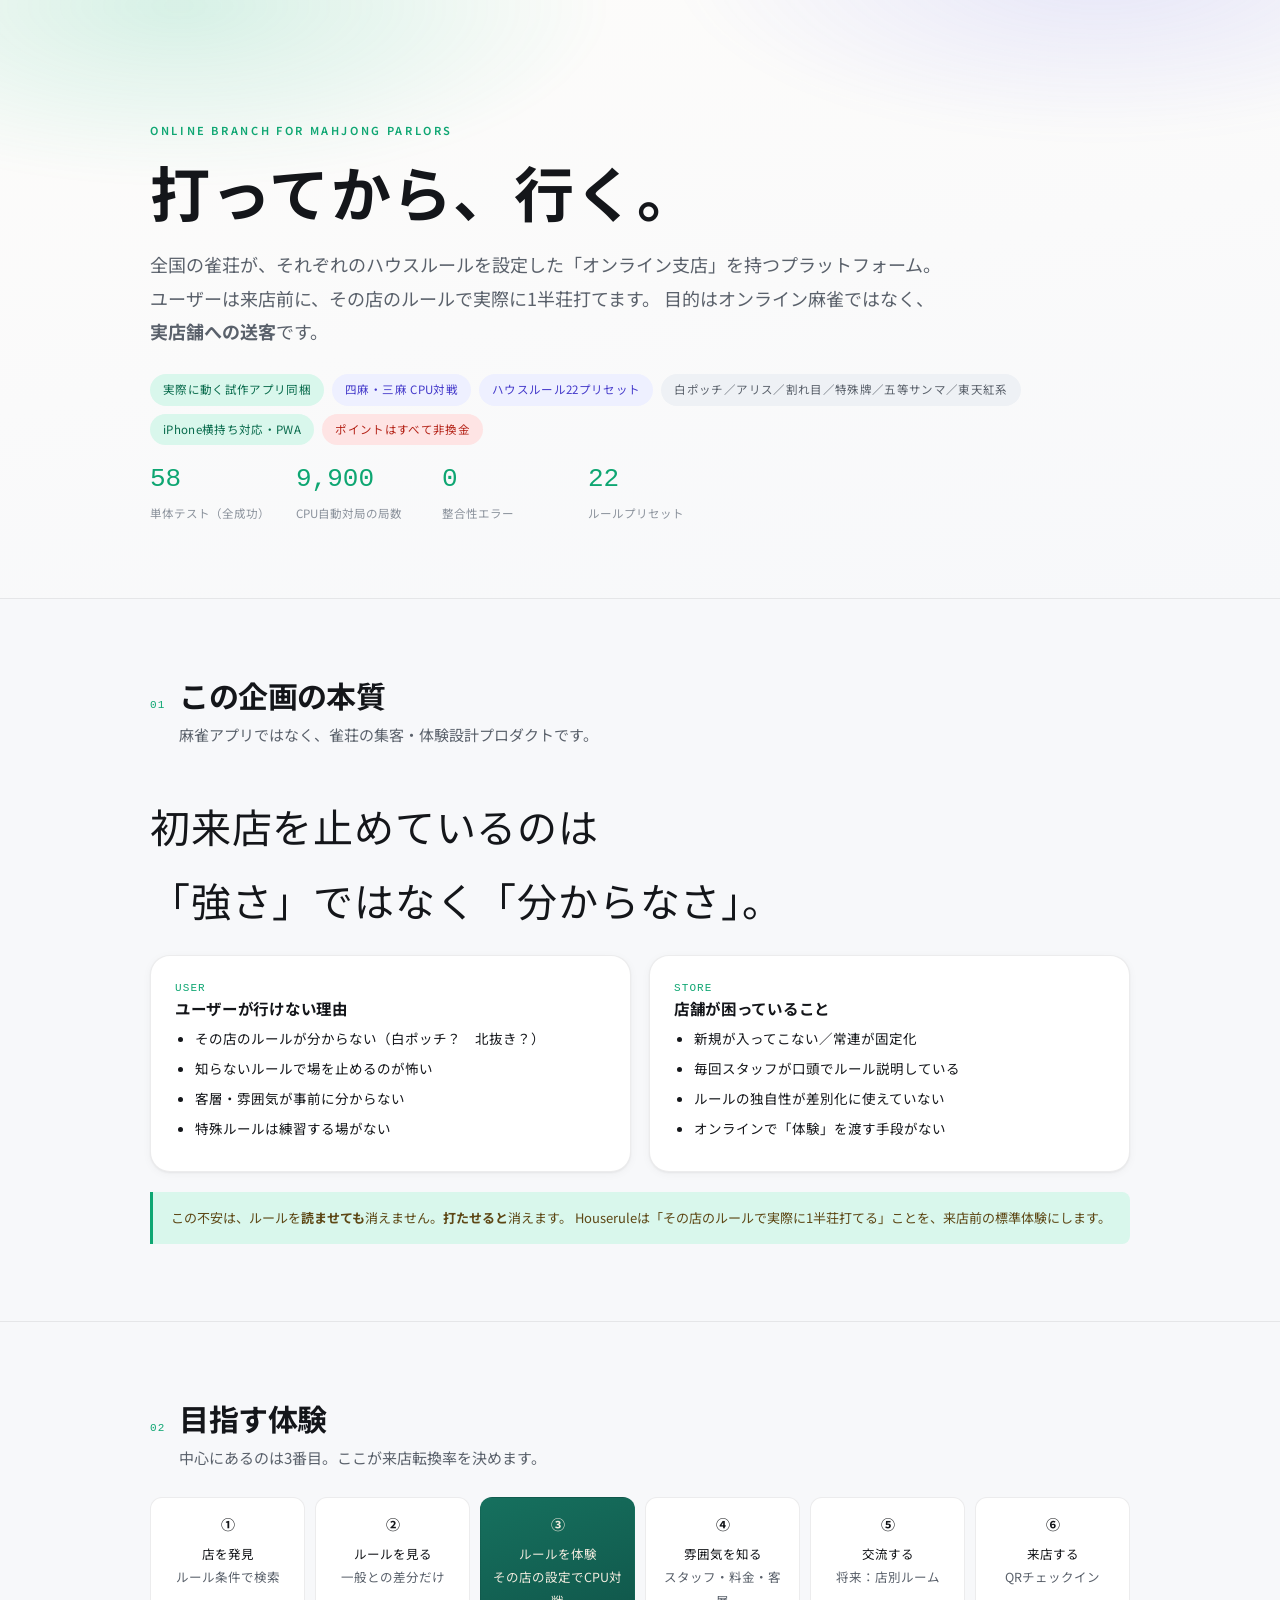
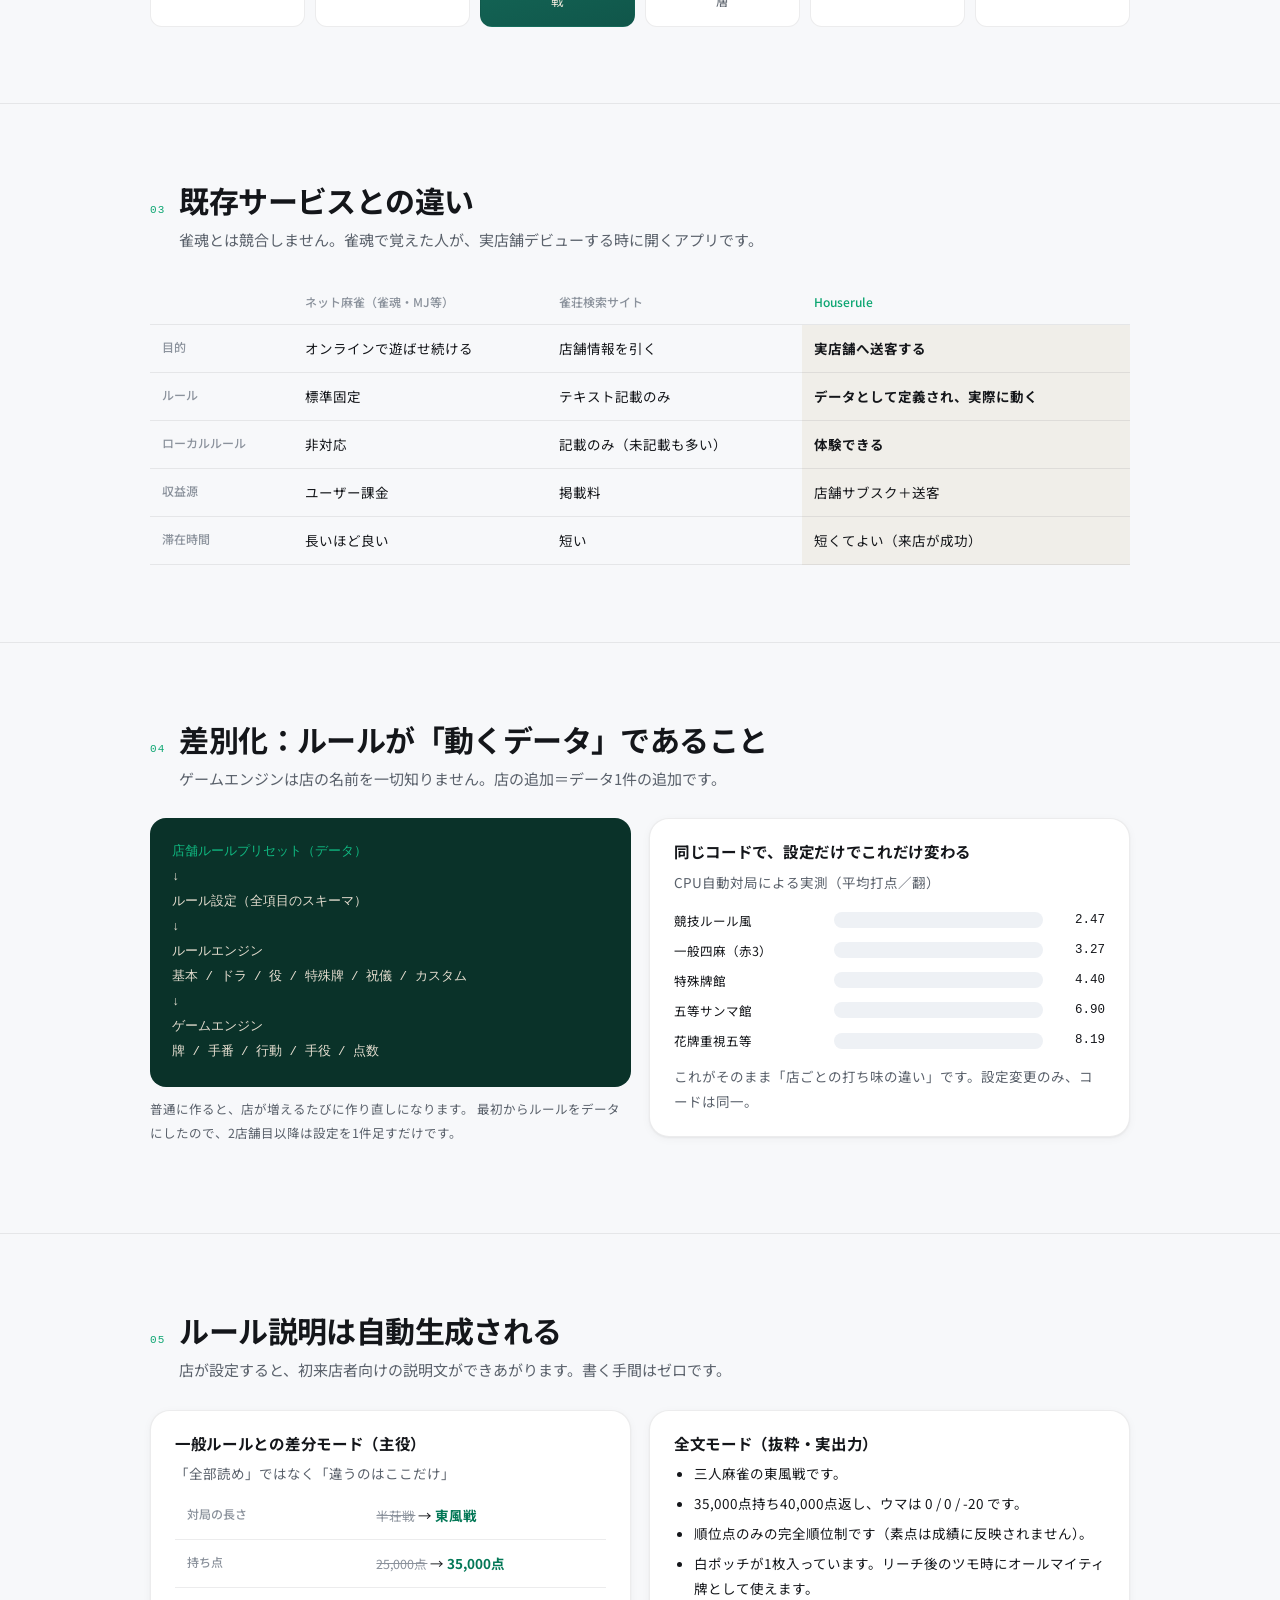
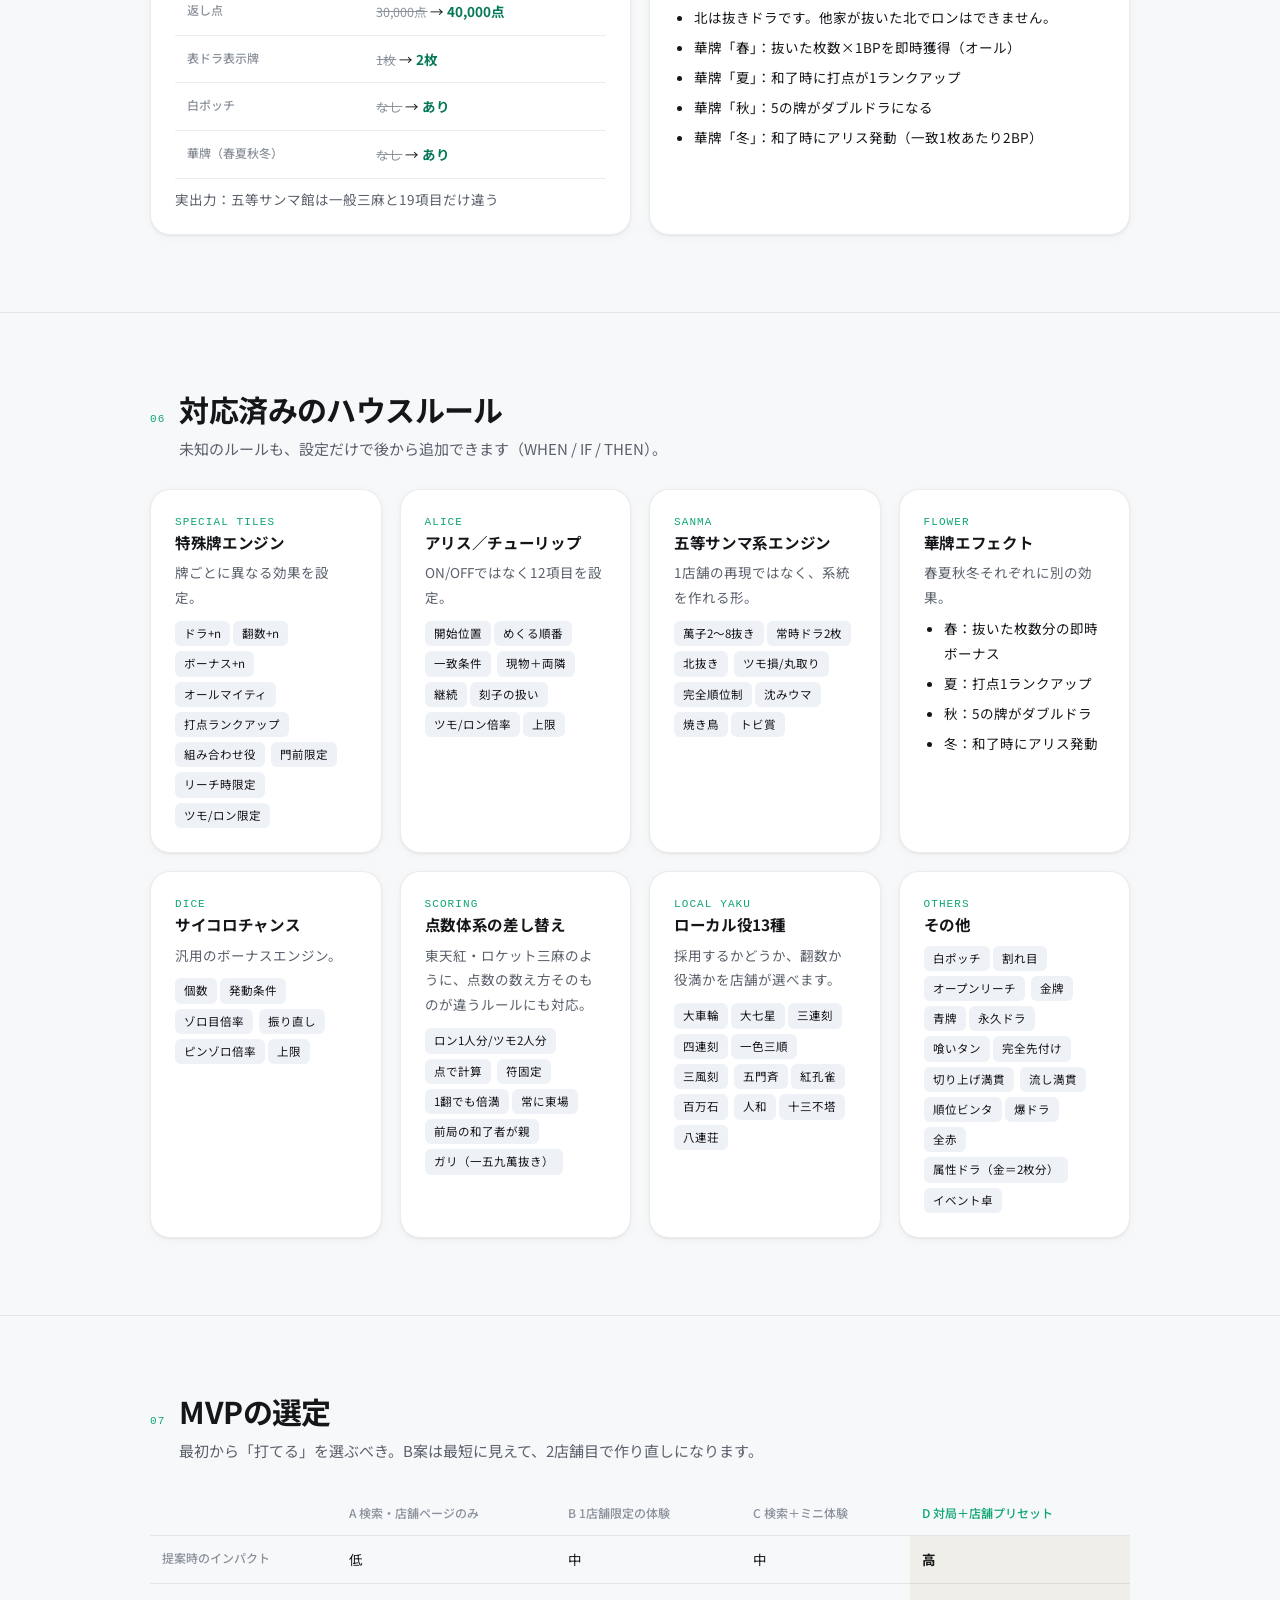
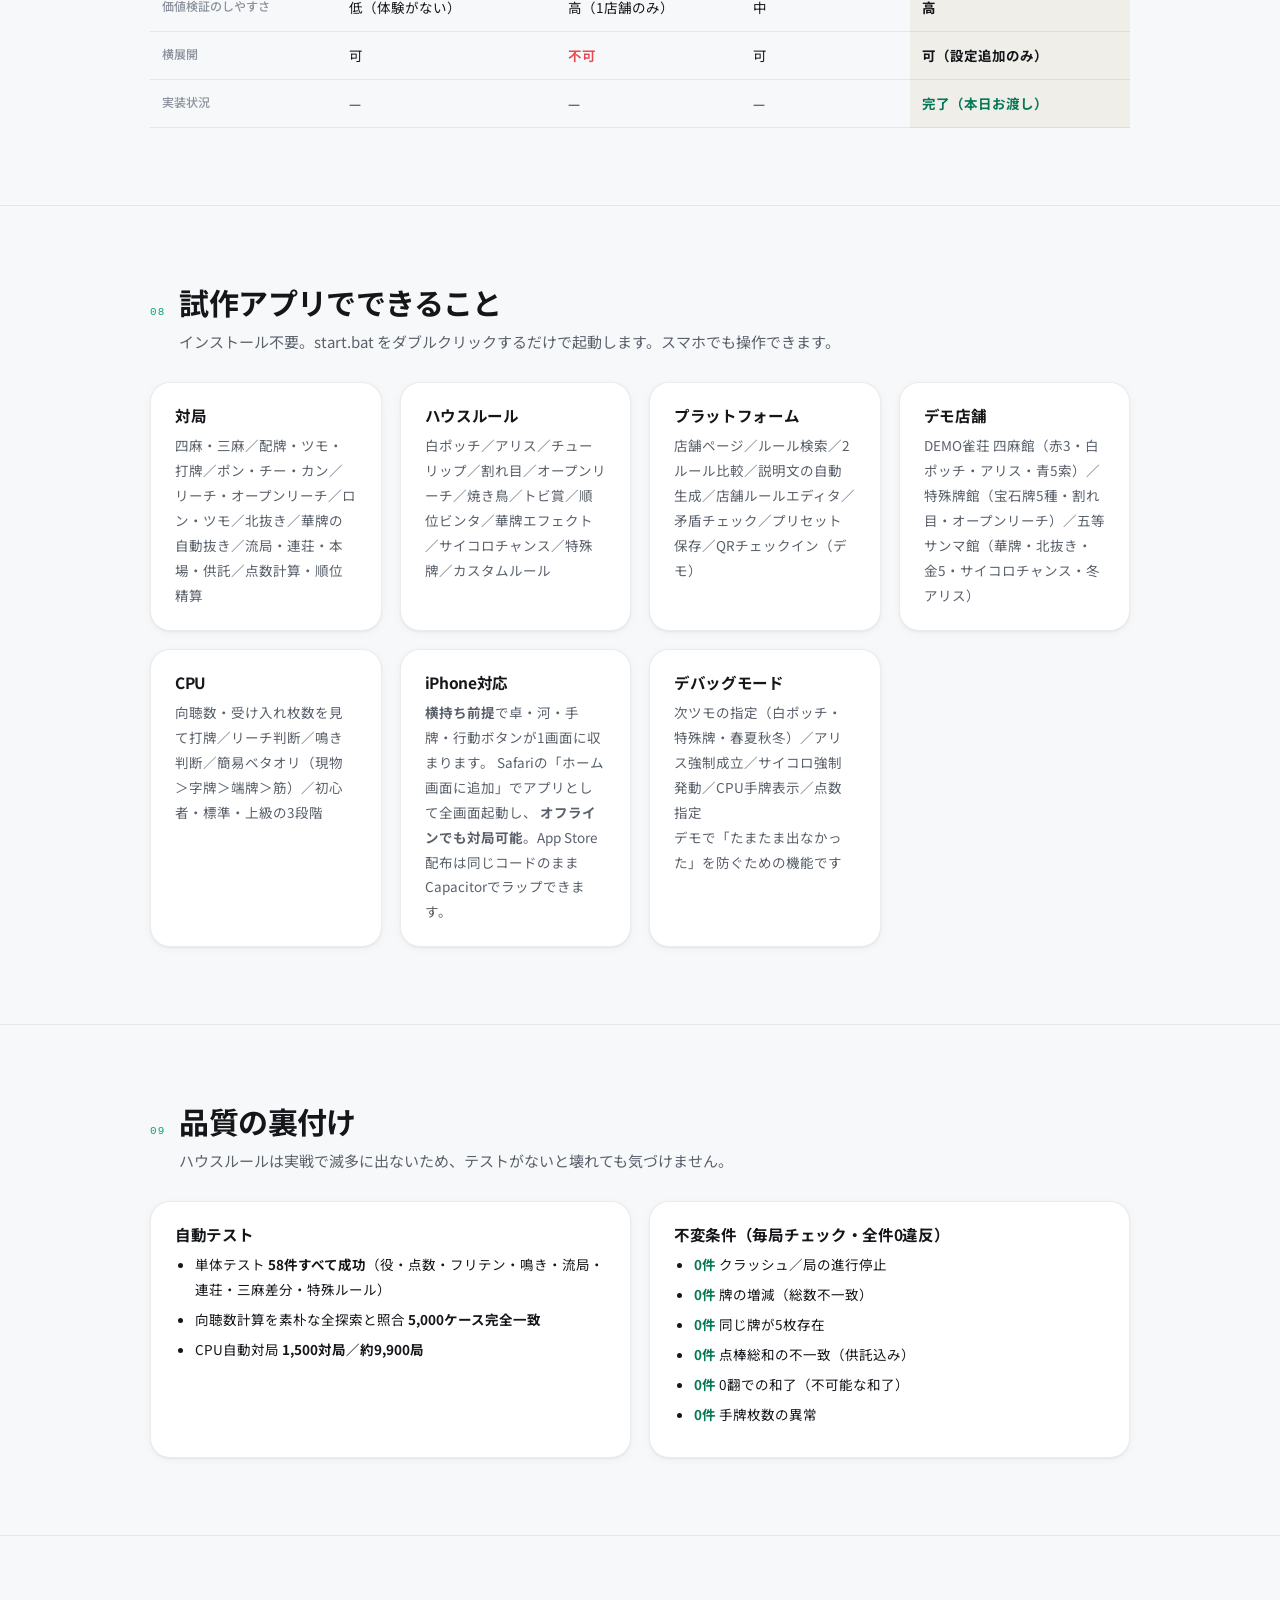
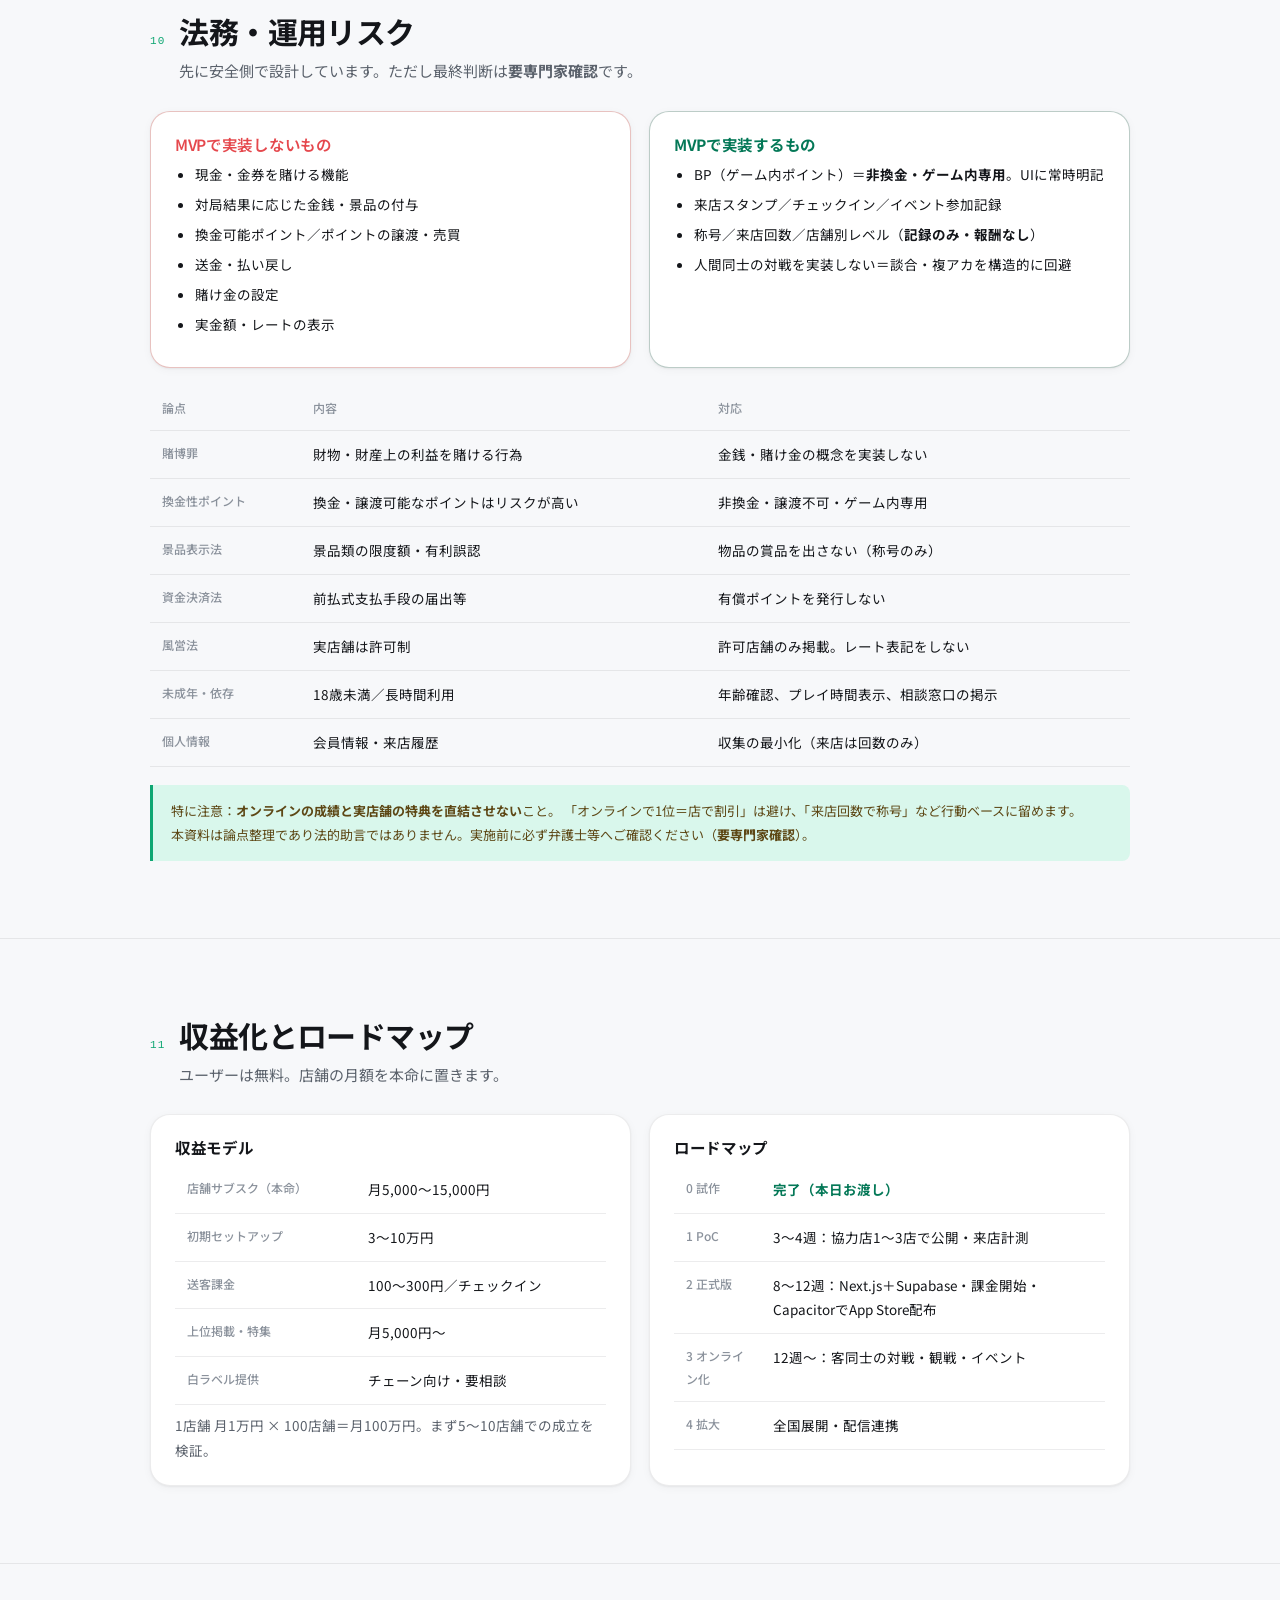
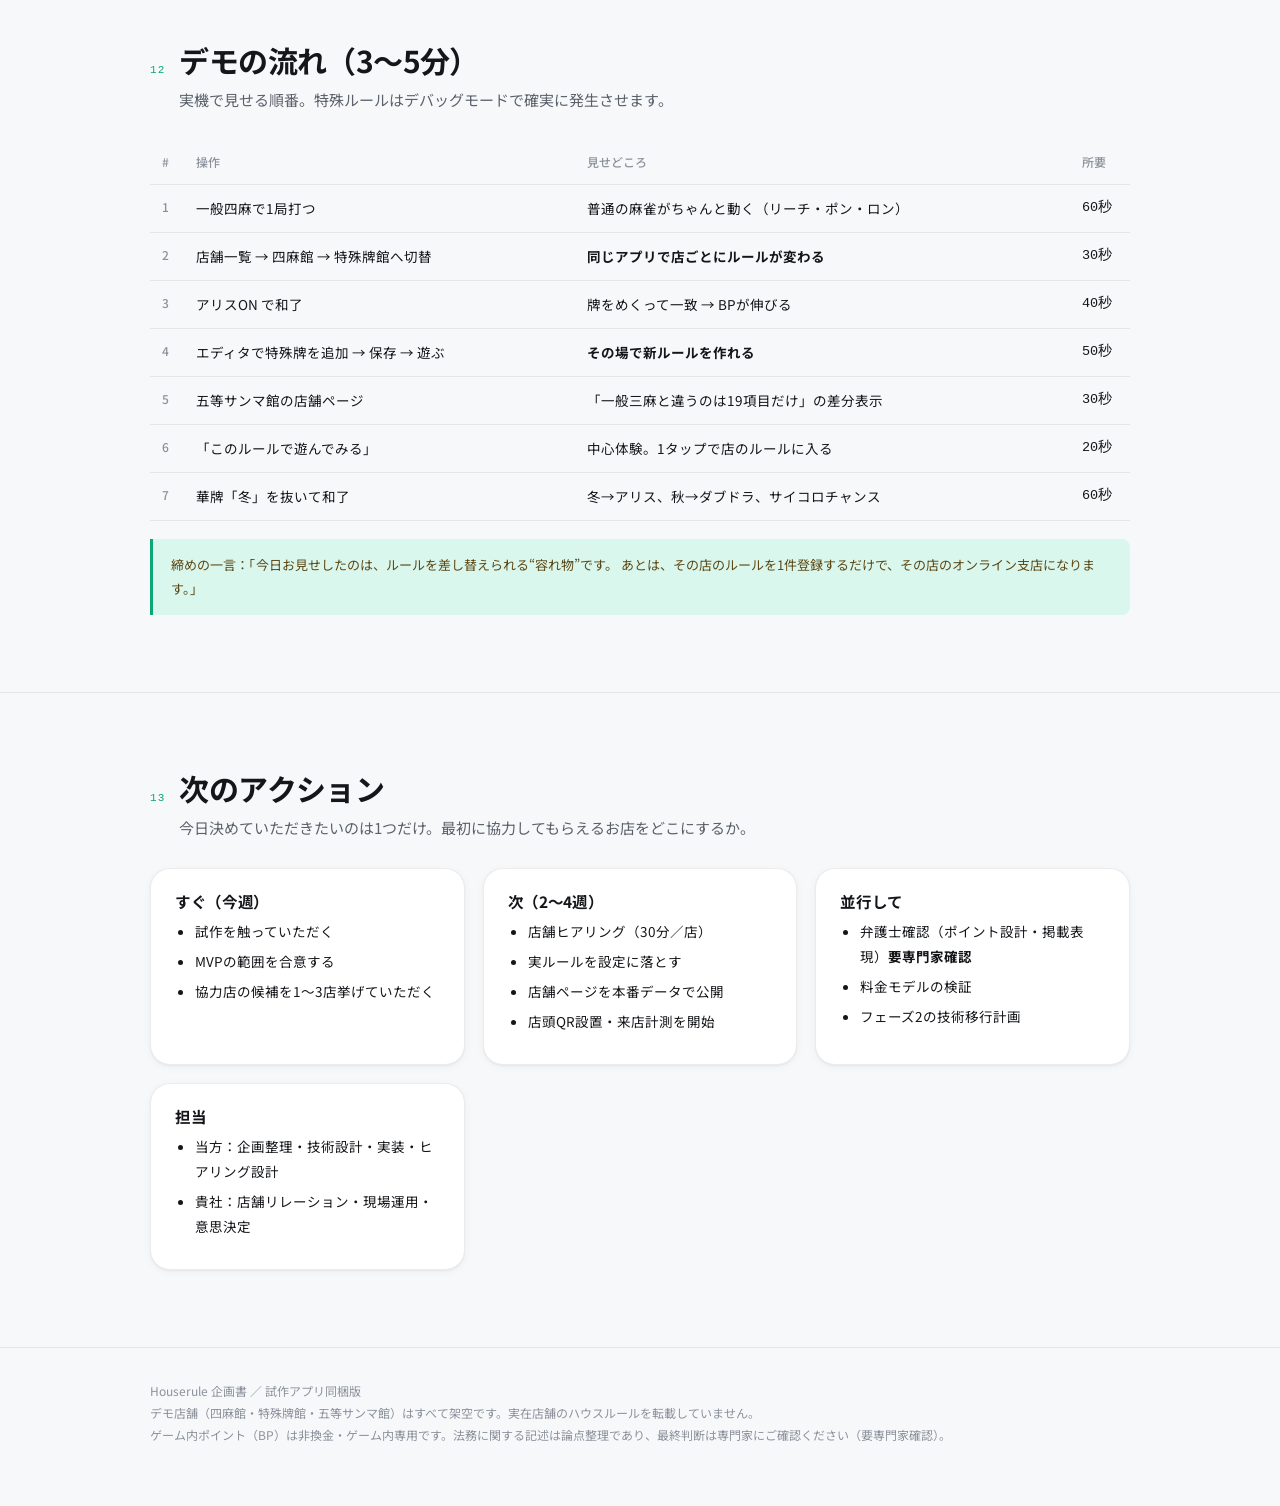
<file: docs/proposal.html>
<!DOCTYPE html>
<html lang="ja">
<head>
<meta charset="utf-8">
<meta name="viewport" content="width=device-width, initial-scale=1">
<title>Houserule 企画書 ／ 打ってから、行く。</title>
<link rel="preconnect" href="https://fonts.googleapis.com">
<link rel="preconnect" href="https://fonts.gstatic.com" crossorigin>
<link href="https://fonts.googleapis.com/css2?family=Noto+Serif+JP:wght@400;600;700&family=Noto+Sans+JP:wght@400;500;700&display=swap" rel="stylesheet">
<style>
:root{
  --ink:#14161a; --ink-2:#2b3038; --ink-3:#5a616b; --ink-4:#8b929c;
  --paper:#f7f8fa; --paper-2:#ffffff; --paper-3:#eef1f5;
  --brass:#0ea672; --brass-2:#10b981; --brass-3:#d9f7ec;
  --felt:#10564a; --felt-2:#16705e; --felt-3:#0a3229;
  --red:#e5484d; --line:rgba(20,22,26,.08); --line-2:rgba(20,22,26,.16);
  --serif:'Inter','Noto Sans JP',system-ui,-apple-system,'Hiragino Sans',sans-serif;
  --sans:'Inter','Noto Sans JP',system-ui,-apple-system,'Hiragino Sans',sans-serif;
  --mono:'SFMono-Regular',Consolas,monospace;
  --ease:cubic-bezier(.22,.61,.36,1);
}
*{box-sizing:border-box}
html,body{margin:0;padding:0}
body{font-family:var(--sans);background:var(--paper);color:var(--ink);font-size:15px;line-height:1.85;-webkit-text-size-adjust:100%}
h1,h2,h3,h4{font-family:var(--sans);font-weight:700;line-height:1.3;margin:0;letter-spacing:-.02em}
a{color:var(--brass);text-decoration:none;border-bottom:1px solid rgba(165,129,60,.3)}
.wrap{width:min(980px,calc(100% - 44px));margin-inline:auto}
.sec{padding:clamp(44px,6vw,78px) 0;border-top:1px solid var(--line)}
.eyebrow{font-size:11px;letter-spacing:.24em;color:var(--brass);font-weight:600}
.sec-no{font-family:var(--mono);font-size:11px;color:var(--brass);letter-spacing:.1em}
.sec-head{display:flex;align-items:baseline;gap:14px;margin-bottom:26px}
.sec-title{font-size:clamp(21px,2.8vw,30px)}
.lead{color:var(--ink-3);margin:6px 0 0}
.muted{color:var(--ink-3)}
.tiny{font-size:12.5px}
.num{font-family:var(--mono);font-variant-numeric:tabular-nums}
/* hero */
.hero{position:relative;padding:clamp(64px,10vw,120px) 0 clamp(44px,6vw,74px);overflow:hidden;
  background:linear-gradient(170deg,#fdfcfa,var(--paper))}
.hero::before{content:'';position:absolute;inset:-20% -10% auto -10%;height:70%;pointer-events:none;
  background:radial-gradient(40% 60% at 20% 30%,rgba(16,185,129,.16),transparent 70%),
             radial-gradient(40% 60% at 80% 20%,rgba(99,102,241,.14),transparent 70%);filter:blur(10px)}
.hero>*{position:relative}
.hero h1{font-size:clamp(32px,6vw,60px);letter-spacing:.02em;margin-top:12px}
.hero .sub{font-size:clamp(15px,1.7vw,18px);color:var(--ink-3);margin-top:18px;max-width:44em}
.badge-row{display:flex;gap:8px;flex-wrap:wrap;margin-top:26px}
.chip{display:inline-flex;align-items:center;padding:5px 13px;border-radius:999px;background:var(--paper-3);
  color:var(--ink-3);font-size:11.5px;letter-spacing:.03em}
.chip-brass{background:var(--brass-3);color:#076a4b}
.chip-felt{background:#eef0ff;color:#4338ca}
.chip-red{background:#fee4e4;color:#b42318}
/* blocks */
.grid{display:grid;gap:18px}
.g2{grid-template-columns:repeat(auto-fit,minmax(280px,1fr))}
.g3{grid-template-columns:repeat(auto-fit,minmax(230px,1fr))}
.card{background:var(--paper-2);border:1px solid var(--line);border-radius:20px;padding:22px 24px;
  box-shadow:0 1px 2px rgba(23,25,28,.05),0 2px 10px rgba(23,25,28,.04)}
.card h4{font-size:15.5px;margin-bottom:8px}
.card p{margin:0;font-size:13.5px;color:var(--ink-3)}
.card .n{font-family:var(--mono);font-size:11px;color:var(--brass);letter-spacing:.1em}
table{width:100%;border-collapse:collapse;font-size:13.5px;margin-top:6px}
th,td{text-align:left;padding:11px 12px;border-bottom:1px solid var(--line);vertical-align:top}
th{color:var(--ink-4);font-weight:500;font-size:12px}
tbody tr:hover{background:rgba(165,129,60,.045)}
.hl{background:rgba(165,129,60,.09)!important}
.strike{color:var(--ink-4);text-decoration:line-through;font-size:12.5px}
.to{color:#047857;font-weight:700}
.flow{display:flex;gap:10px;flex-wrap:wrap;align-items:stretch;margin-top:8px}
.flow .step{flex:1 1 120px;background:var(--paper-2);border:1px solid var(--line);border-radius:12px;padding:14px 12px;text-align:center;font-size:12.5px}
.flow .step.key{background:linear-gradient(160deg,var(--felt-2),var(--felt));color:#f1ebde;border-color:transparent}
.flow .step b{display:block;font-family:var(--serif);font-size:14px;margin-bottom:4px}
.bar{display:flex;align-items:center;gap:10px;margin:7px 0}
.bar .lb{width:150px;font-size:12.5px;flex:0 0 auto}
.bar .track{flex:1;height:16px;background:var(--paper-3);border-radius:8px;overflow:hidden}
.bar .fill{height:100%;background:linear-gradient(90deg,var(--brass-2),var(--brass));border-radius:8px}
.bar .vl{width:52px;text-align:right;font-family:var(--mono);font-size:12.5px}
.stack-diagram{background:var(--felt-3);color:#e6ded0;border-radius:16px;padding:22px;font-family:var(--mono);font-size:12.5px;line-height:2;overflow-x:auto}
.stack-diagram .lv{display:block;white-space:nowrap}
.stack-diagram .hlx{color:var(--brass-2)}
.pill{display:inline-block;padding:2px 9px;border-radius:6px;background:var(--paper-3);font-size:11.5px;margin:2px 3px 2px 0}
.ok{color:#047857;font-weight:700}
.ng{color:var(--red);font-weight:600}
.note{border-left:3px solid var(--brass);background:var(--brass-3);color:#5d4715;padding:14px 18px;border-radius:0 8px 8px 0;font-size:13px}
.big{font-family:var(--serif);font-size:clamp(26px,4vw,40px);letter-spacing:.02em}
.kpi{display:flex;gap:26px;flex-wrap:wrap;margin-top:10px}
.kpi div{min-width:120px}
.kpi .v{font-family:var(--mono);font-size:26px;color:var(--brass)}
.kpi .k{font-size:11.5px;color:var(--ink-4)}
.foot{border-top:1px solid var(--line);padding:32px 0 60px;color:var(--ink-4);font-size:12px}
ul{padding-left:20px;margin:8px 0}
li{margin-bottom:5px;font-size:13.5px}
.two-col{display:grid;grid-template-columns:1fr 1fr;gap:18px}
@media(max-width:680px){.two-col{grid-template-columns:1fr}.bar .lb{width:104px}}
@media print{.sec{page-break-inside:avoid}body{font-size:12px}}
</style>
</head>
<body>

<header class="hero">
  <div class="wrap">
    <div class="eyebrow">ONLINE BRANCH FOR MAHJONG PARLORS</div>
    <h1>打ってから、行く。</h1>
    <p class="sub">
      全国の雀荘が、それぞれのハウスルールを設定した「オンライン支店」を持つプラットフォーム。
      ユーザーは来店前に、その店のルールで実際に1半荘打てます。
      目的はオンライン麻雀ではなく、<strong>実店舗への送客</strong>です。
    </p>
    <div class="badge-row">
      <span class="chip chip-brass">実際に動く試作アプリ同梱</span>
      <span class="chip chip-felt">四麻・三麻 CPU対戦</span>
      <span class="chip chip-felt">ハウスルール22プリセット</span>
      <span class="chip">白ポッチ／アリス／割れ目／特殊牌／五等サンマ／東天紅系</span>
      <span class="chip chip-brass">iPhone横持ち対応・PWA</span>
      <span class="chip chip-red">ポイントはすべて非換金</span>
    </div>
    <div class="kpi">
      <div><div class="v">58</div><div class="k">単体テスト（全成功）</div></div>
      <div><div class="v">9,900</div><div class="k">CPU自動対局の局数</div></div>
      <div><div class="v">0</div><div class="k">整合性エラー</div></div>
      <div><div class="v">22</div><div class="k">ルールプリセット</div></div>
    </div>
  </div>
</header>

<section class="sec">
  <div class="wrap">
    <div class="sec-head"><span class="sec-no">01</span>
      <div><h2 class="sec-title">この企画の本質</h2>
      <p class="lead">麻雀アプリではなく、雀荘の集客・体験設計プロダクトです。</p></div></div>
    <p class="big" style="margin-bottom:18px">初来店を止めているのは<br>「強さ」ではなく「分からなさ」。</p>
    <div class="grid g2">
      <div class="card">
        <div class="n">USER</div><h4>ユーザーが行けない理由</h4>
        <ul>
          <li>その店のルールが分からない（白ポッチ？　北抜き？）</li>
          <li>知らないルールで場を止めるのが怖い</li>
          <li>客層・雰囲気が事前に分からない</li>
          <li>特殊ルールは練習する場がない</li>
        </ul>
      </div>
      <div class="card">
        <div class="n">STORE</div><h4>店舗が困っていること</h4>
        <ul>
          <li>新規が入ってこない／常連が固定化</li>
          <li>毎回スタッフが口頭でルール説明している</li>
          <li>ルールの独自性が差別化に使えていない</li>
          <li>オンラインで「体験」を渡す手段がない</li>
        </ul>
      </div>
    </div>
    <div class="note" style="margin-top:20px">
      この不安は、ルールを<strong>読ませても</strong>消えません。<strong>打たせると</strong>消えます。
      Houseruleは「その店のルールで実際に1半荘打てる」ことを、来店前の標準体験にします。
    </div>
  </div>
</section>

<section class="sec">
  <div class="wrap">
    <div class="sec-head"><span class="sec-no">02</span>
      <div><h2 class="sec-title">目指す体験</h2>
      <p class="lead">中心にあるのは3番目。ここが来店転換率を決めます。</p></div></div>
    <div class="flow">
      <div class="step"><b>①</b>店を発見<br><span class="tiny muted">ルール条件で検索</span></div>
      <div class="step"><b>②</b>ルールを見る<br><span class="tiny muted">一般との差分だけ</span></div>
      <div class="step key"><b>③</b>ルールを体験<br><span class="tiny">その店の設定でCPU対戦</span></div>
      <div class="step"><b>④</b>雰囲気を知る<br><span class="tiny muted">スタッフ・料金・客層</span></div>
      <div class="step"><b>⑤</b>交流する<br><span class="tiny muted">将来：店別ルーム</span></div>
      <div class="step"><b>⑥</b>来店する<br><span class="tiny muted">QRチェックイン</span></div>
    </div>
  </div>
</section>

<section class="sec">
  <div class="wrap">
    <div class="sec-head"><span class="sec-no">03</span>
      <div><h2 class="sec-title">既存サービスとの違い</h2>
      <p class="lead">雀魂とは競合しません。雀魂で覚えた人が、実店舗デビューする時に開くアプリです。</p></div></div>
    <table>
      <thead><tr><th></th><th>ネット麻雀（雀魂・MJ等）</th><th>雀荘検索サイト</th><th style="color:var(--brass)">Houserule</th></tr></thead>
      <tbody>
        <tr><th>目的</th><td>オンラインで遊ばせ続ける</td><td>店舗情報を引く</td><td class="hl"><strong>実店舗へ送客する</strong></td></tr>
        <tr><th>ルール</th><td>標準固定</td><td>テキスト記載のみ</td><td class="hl"><strong>データとして定義され、実際に動く</strong></td></tr>
        <tr><th>ローカルルール</th><td>非対応</td><td>記載のみ（未記載も多い）</td><td class="hl"><strong>体験できる</strong></td></tr>
        <tr><th>収益源</th><td>ユーザー課金</td><td>掲載料</td><td class="hl">店舗サブスク＋送客</td></tr>
        <tr><th>滞在時間</th><td>長いほど良い</td><td>短い</td><td class="hl">短くてよい（来店が成功）</td></tr>
      </tbody>
    </table>
  </div>
</section>

<section class="sec">
  <div class="wrap">
    <div class="sec-head"><span class="sec-no">04</span>
      <div><h2 class="sec-title">差別化：ルールが「動くデータ」であること</h2>
      <p class="lead">ゲームエンジンは店の名前を一切知りません。店の追加＝データ1件の追加です。</p></div></div>
    <div class="two-col">
      <div>
        <div class="stack-diagram">
          <span class="lv hlx">店舗ルールプリセット（データ）</span>
          <span class="lv">      ↓</span>
          <span class="lv">ルール設定（全項目のスキーマ）</span>
          <span class="lv">      ↓</span>
          <span class="lv">ルールエンジン</span>
          <span class="lv">  基本 / ドラ / 役 / 特殊牌 / 祝儀 / カスタム</span>
          <span class="lv">      ↓</span>
          <span class="lv">ゲームエンジン</span>
          <span class="lv">  牌 / 手番 / 行動 / 手役 / 点数</span>
        </div>
        <p class="tiny muted" style="margin-top:10px">
          普通に作ると、店が増えるたびに作り直しになります。
          最初からルールをデータにしたので、2店舗目以降は設定を1件足すだけです。
        </p>
      </div>
      <div>
        <div class="card">
          <h4>同じコードで、設定だけでこれだけ変わる</h4>
          <p class="tiny">CPU自動対局による実測（平均打点／翻）</p>
          <div style="margin-top:14px">
            <div class="bar"><span class="lb">競技ルール風</span><span class="track"><span class="fill" style="width:30%"></span></span><span class="vl">2.47</span></div>
            <div class="bar"><span class="lb">一般四麻（赤3）</span><span class="track"><span class="fill" style="width:40%"></span></span><span class="vl">3.27</span></div>
            <div class="bar"><span class="lb">特殊牌館</span><span class="track"><span class="fill" style="width:54%"></span></span><span class="vl">4.40</span></div>
            <div class="bar"><span class="lb">五等サンマ館</span><span class="track"><span class="fill" style="width:84%"></span></span><span class="vl">6.90</span></div>
            <div class="bar"><span class="lb">花牌重視五等</span><span class="track"><span class="fill" style="width:100%"></span></span><span class="vl">8.19</span></div>
          </div>
          <p class="tiny muted" style="margin-top:12px">
            これがそのまま「店ごとの打ち味の違い」です。設定変更のみ、コードは同一。
          </p>
        </div>
      </div>
    </div>
  </div>
</section>

<section class="sec">
  <div class="wrap">
    <div class="sec-head"><span class="sec-no">05</span>
      <div><h2 class="sec-title">ルール説明は自動生成される</h2>
      <p class="lead">店が設定すると、初来店者向けの説明文ができあがります。書く手間はゼロです。</p></div></div>
    <div class="two-col">
      <div class="card">
        <h4>一般ルールとの差分モード（主役）</h4>
        <p class="tiny">「全部読め」ではなく「違うのはここだけ」</p>
        <table>
          <tbody>
            <tr><th>対局の長さ</th><td><span class="strike">半荘戦</span> → <span class="to">東風戦</span></td></tr>
            <tr><th>持ち点</th><td><span class="strike">25,000点</span> → <span class="to">35,000点</span></td></tr>
            <tr><th>返し点</th><td><span class="strike">30,000点</span> → <span class="to">40,000点</span></td></tr>
            <tr><th>表ドラ表示牌</th><td><span class="strike">1枚</span> → <span class="to">2枚</span></td></tr>
            <tr><th>白ポッチ</th><td><span class="strike">なし</span> → <span class="to">あり</span></td></tr>
            <tr><th>華牌（春夏秋冬）</th><td><span class="strike">なし</span> → <span class="to">あり</span></td></tr>
          </tbody>
        </table>
        <p class="tiny muted" style="margin-top:8px">実出力：五等サンマ館は一般三麻と19項目だけ違う</p>
      </div>
      <div class="card">
        <h4>全文モード（抜粋・実出力）</h4>
        <ul>
          <li>三人麻雀の東風戦です。</li>
          <li>35,000点持ち40,000点返し、ウマは 0 / 0 / -20 です。</li>
          <li>順位点のみの完全順位制です（素点は成績に反映されません）。</li>
          <li>白ポッチが1枚入っています。リーチ後のツモ時にオールマイティ牌として使えます。</li>
          <li>北は抜きドラです。他家が抜いた北でロンはできません。</li>
          <li>華牌「春」：抜いた枚数×1BPを即時獲得（オール）</li>
          <li>華牌「夏」：和了時に打点が1ランクアップ</li>
          <li>華牌「秋」：5の牌がダブルドラになる</li>
          <li>華牌「冬」：和了時にアリス発動（一致1枚あたり2BP）</li>
        </ul>
      </div>
    </div>
  </div>
</section>

<section class="sec">
  <div class="wrap">
    <div class="sec-head"><span class="sec-no">06</span>
      <div><h2 class="sec-title">対応済みのハウスルール</h2>
      <p class="lead">未知のルールも、設定だけで後から追加できます（WHEN / IF / THEN）。</p></div></div>
    <div class="grid g3">
      <div class="card"><div class="n">SPECIAL TILES</div><h4>特殊牌エンジン</h4>
        <p>牌ごとに異なる効果を設定。</p>
        <div style="margin-top:8px">
          <span class="pill">ドラ+n</span><span class="pill">翻数+n</span><span class="pill">ボーナス+n</span>
          <span class="pill">オールマイティ</span><span class="pill">打点ランクアップ</span><span class="pill">組み合わせ役</span>
          <span class="pill">門前限定</span><span class="pill">リーチ時限定</span><span class="pill">ツモ/ロン限定</span>
        </div>
      </div>
      <div class="card"><div class="n">ALICE</div><h4>アリス／チューリップ</h4>
        <p>ON/OFFではなく12項目を設定。</p>
        <div style="margin-top:8px">
          <span class="pill">開始位置</span><span class="pill">めくる順番</span><span class="pill">一致条件</span>
          <span class="pill">現物＋両隣</span><span class="pill">継続</span><span class="pill">刻子の扱い</span>
          <span class="pill">ツモ/ロン倍率</span><span class="pill">上限</span>
        </div>
      </div>
      <div class="card"><div class="n">SANMA</div><h4>五等サンマ系エンジン</h4>
        <p>1店舗の再現ではなく、系統を作れる形。</p>
        <div style="margin-top:8px">
          <span class="pill">萬子2〜8抜き</span><span class="pill">常時ドラ2枚</span><span class="pill">北抜き</span>
          <span class="pill">ツモ損/丸取り</span><span class="pill">完全順位制</span><span class="pill">沈みウマ</span>
          <span class="pill">焼き鳥</span><span class="pill">トビ賞</span>
        </div>
      </div>
      <div class="card"><div class="n">FLOWER</div><h4>華牌エフェクト</h4>
        <p>春夏秋冬それぞれに別の効果。</p>
        <ul class="tiny" style="margin-top:6px">
          <li>春：抜いた枚数分の即時ボーナス</li>
          <li>夏：打点1ランクアップ</li>
          <li>秋：5の牌がダブルドラ</li>
          <li>冬：和了時にアリス発動</li>
        </ul>
      </div>
      <div class="card"><div class="n">DICE</div><h4>サイコロチャンス</h4>
        <p>汎用のボーナスエンジン。</p>
        <div style="margin-top:8px">
          <span class="pill">個数</span><span class="pill">発動条件</span><span class="pill">ゾロ目倍率</span>
          <span class="pill">振り直し</span><span class="pill">ピンゾロ倍率</span><span class="pill">上限</span>
        </div>
      </div>
      <div class="card"><div class="n">SCORING</div><h4>点数体系の差し替え</h4>
        <p>東天紅・ロケット三麻のように、点数の数え方そのものが違うルールにも対応。</p>
        <div style="margin-top:8px">
          <span class="pill">ロン1人分/ツモ2人分</span><span class="pill">点で計算</span>
          <span class="pill">符固定</span><span class="pill">1翻でも倍満</span><span class="pill">常に東場</span>
          <span class="pill">前局の和了者が親</span><span class="pill">ガリ（一五九萬抜き）</span>
        </div>
      </div>
      <div class="card"><div class="n">LOCAL YAKU</div><h4>ローカル役13種</h4>
        <p>採用するかどうか、翻数か役満かを店舗が選べます。</p>
        <div style="margin-top:8px">
          <span class="pill">大車輪</span><span class="pill">大七星</span><span class="pill">三連刻</span>
          <span class="pill">四連刻</span><span class="pill">一色三順</span><span class="pill">三風刻</span>
          <span class="pill">五門斉</span><span class="pill">紅孔雀</span><span class="pill">百万石</span>
          <span class="pill">人和</span><span class="pill">十三不塔</span><span class="pill">八連荘</span>
        </div>
      </div>
      <div class="card"><div class="n">OTHERS</div><h4>その他</h4>
        <div style="margin-top:8px">
          <span class="pill">白ポッチ</span><span class="pill">割れ目</span><span class="pill">オープンリーチ</span>
          <span class="pill">金牌</span><span class="pill">青牌</span><span class="pill">永久ドラ</span>
          <span class="pill">喰いタン</span><span class="pill">完全先付け</span><span class="pill">切り上げ満貫</span>
          <span class="pill">流し満貫</span><span class="pill">順位ビンタ</span><span class="pill">爆ドラ</span>
          <span class="pill">全赤</span><span class="pill">属性ドラ（金＝2枚分）</span><span class="pill">イベント卓</span>
        </div>
      </div>
    </div>
  </div>
</section>

<section class="sec">
  <div class="wrap">
    <div class="sec-head"><span class="sec-no">07</span>
      <div><h2 class="sec-title">MVPの選定</h2>
      <p class="lead">最初から「打てる」を選ぶべき。B案は最短に見えて、2店舗目で作り直しになります。</p></div></div>
    <table>
      <thead><tr><th></th><th>A 検索・店舗ページのみ</th><th>B 1店舗限定の体験</th><th>C 検索＋ミニ体験</th><th style="color:var(--brass)">D 対局＋店舗プリセット</th></tr></thead>
      <tbody>
        <tr><th>提案時のインパクト</th><td>低</td><td>中</td><td>中</td><td class="hl"><strong>高</strong></td></tr>
        <tr><th>価値検証のしやすさ</th><td>低（体験がない）</td><td>高（1店舗のみ）</td><td>中</td><td class="hl"><strong>高</strong></td></tr>
        <tr><th>横展開</th><td>可</td><td class="ng">不可</td><td>可</td><td class="hl"><strong>可（設定追加のみ）</strong></td></tr>
        <tr><th>実装状況</th><td>—</td><td>—</td><td>—</td><td class="hl ok">完了（本日お渡し）</td></tr>
      </tbody>
    </table>
  </div>
</section>

<section class="sec">
  <div class="wrap">
    <div class="sec-head"><span class="sec-no">08</span>
      <div><h2 class="sec-title">試作アプリでできること</h2>
      <p class="lead">インストール不要。start.bat をダブルクリックするだけで起動します。スマホでも操作できます。</p></div></div>
    <div class="grid g3">
      <div class="card"><h4>対局</h4><p class="tiny">四麻・三麻／配牌・ツモ・打牌／ポン・チー・カン／リーチ・オープンリーチ／ロン・ツモ／北抜き／華牌の自動抜き／流局・連荘・本場・供託／点数計算・順位精算</p></div>
      <div class="card"><h4>ハウスルール</h4><p class="tiny">白ポッチ／アリス／チューリップ／割れ目／オープンリーチ／焼き鳥／トビ賞／順位ビンタ／華牌エフェクト／サイコロチャンス／特殊牌／カスタムルール</p></div>
      <div class="card"><h4>プラットフォーム</h4><p class="tiny">店舗ページ／ルール検索／2ルール比較／説明文の自動生成／店舗ルールエディタ／矛盾チェック／プリセット保存／QRチェックイン（デモ）</p></div>
      <div class="card"><h4>デモ店舗</h4><p class="tiny">DEMO雀荘 四麻館（赤3・白ポッチ・アリス・青5索）／特殊牌館（宝石牌5種・割れ目・オープンリーチ）／五等サンマ館（華牌・北抜き・金5・サイコロチャンス・冬アリス）</p></div>
      <div class="card"><h4>CPU</h4><p class="tiny">向聴数・受け入れ枚数を見て打牌／リーチ判断／鳴き判断／簡易ベタオリ（現物＞字牌＞端牌＞筋）／初心者・標準・上級の3段階</p></div>
      <div class="card"><h4>iPhone対応</h4><p class="tiny">
        <strong>横持ち前提</strong>で卓・河・手牌・行動ボタンが1画面に収まります。
        Safariの「ホーム画面に追加」でアプリとして全画面起動し、
        <strong>オフラインでも対局可能</strong>。App Store配布は同じコードのままCapacitorでラップできます。</p></div>
      <div class="card"><h4>デバッグモード</h4><p class="tiny">次ツモの指定（白ポッチ・特殊牌・春夏秋冬）／アリス強制成立／サイコロ強制発動／CPU手牌表示／点数指定<br><span class="muted">デモで「たまたま出なかった」を防ぐための機能です</span></p></div>
    </div>
  </div>
</section>

<section class="sec">
  <div class="wrap">
    <div class="sec-head"><span class="sec-no">09</span>
      <div><h2 class="sec-title">品質の裏付け</h2>
      <p class="lead">ハウスルールは実戦で滅多に出ないため、テストがないと壊れても気づけません。</p></div></div>
    <div class="two-col">
      <div class="card">
        <h4>自動テスト</h4>
        <ul>
          <li>単体テスト <strong>58件すべて成功</strong>（役・点数・フリテン・鳴き・流局・連荘・三麻差分・特殊ルール）</li>
          <li>向聴数計算を素朴な全探索と照合 <strong>5,000ケース完全一致</strong></li>
          <li>CPU自動対局 <strong>1,500対局／約9,900局</strong></li>
        </ul>
      </div>
      <div class="card">
        <h4>不変条件（毎局チェック・全件0違反）</h4>
        <ul class="tiny">
          <li><span class="ok">0件</span> クラッシュ／局の進行停止</li>
          <li><span class="ok">0件</span> 牌の増減（総数不一致）</li>
          <li><span class="ok">0件</span> 同じ牌が5枚存在</li>
          <li><span class="ok">0件</span> 点棒総和の不一致（供託込み）</li>
          <li><span class="ok">0件</span> 0翻での和了（不可能な和了）</li>
          <li><span class="ok">0件</span> 手牌枚数の異常</li>
        </ul>
      </div>
    </div>
  </div>
</section>

<section class="sec">
  <div class="wrap">
    <div class="sec-head"><span class="sec-no">10</span>
      <div><h2 class="sec-title">法務・運用リスク</h2>
      <p class="lead">先に安全側で設計しています。ただし最終判断は<strong>要専門家確認</strong>です。</p></div></div>
    <div class="two-col">
      <div class="card" style="border-color:rgba(180,54,47,.3)">
        <h4 class="ng">MVPで実装しないもの</h4>
        <ul class="tiny">
          <li>現金・金券を賭ける機能</li>
          <li>対局結果に応じた金銭・景品の付与</li>
          <li>換金可能ポイント／ポイントの譲渡・売買</li>
          <li>送金・払い戻し</li>
          <li>賭け金の設定</li>
          <li>実金額・レートの表示</li>
        </ul>
      </div>
      <div class="card" style="border-color:rgba(36,86,69,.3)">
        <h4 class="ok">MVPで実装するもの</h4>
        <ul class="tiny">
          <li>BP（ゲーム内ポイント）＝<strong>非換金・ゲーム内専用</strong>。UIに常時明記</li>
          <li>来店スタンプ／チェックイン／イベント参加記録</li>
          <li>称号／来店回数／店舗別レベル（<strong>記録のみ・報酬なし</strong>）</li>
          <li>人間同士の対戦を実装しない＝談合・複アカを構造的に回避</li>
        </ul>
      </div>
    </div>
    <table style="margin-top:18px">
      <thead><tr><th>論点</th><th>内容</th><th>対応</th></tr></thead>
      <tbody>
        <tr><th>賭博罪</th><td>財物・財産上の利益を賭ける行為</td><td>金銭・賭け金の概念を実装しない</td></tr>
        <tr><th>換金性ポイント</th><td>換金・譲渡可能なポイントはリスクが高い</td><td>非換金・譲渡不可・ゲーム内専用</td></tr>
        <tr><th>景品表示法</th><td>景品類の限度額・有利誤認</td><td>物品の賞品を出さない（称号のみ）</td></tr>
        <tr><th>資金決済法</th><td>前払式支払手段の届出等</td><td>有償ポイントを発行しない</td></tr>
        <tr><th>風営法</th><td>実店舗は許可制</td><td>許可店舗のみ掲載。レート表記をしない</td></tr>
        <tr><th>未成年・依存</th><td>18歳未満／長時間利用</td><td>年齢確認、プレイ時間表示、相談窓口の掲示</td></tr>
        <tr><th>個人情報</th><td>会員情報・来店履歴</td><td>収集の最小化（来店は回数のみ）</td></tr>
      </tbody>
    </table>
    <div class="note" style="margin-top:18px">
      特に注意：<strong>オンラインの成績と実店舗の特典を直結させない</strong>こと。
      「オンラインで1位＝店で割引」は避け、「来店回数で称号」など行動ベースに留めます。
      <br>本資料は論点整理であり法的助言ではありません。実施前に必ず弁護士等へご確認ください（<strong>要専門家確認</strong>）。
    </div>
  </div>
</section>

<section class="sec">
  <div class="wrap">
    <div class="sec-head"><span class="sec-no">11</span>
      <div><h2 class="sec-title">収益化とロードマップ</h2>
      <p class="lead">ユーザーは無料。店舗の月額を本命に置きます。</p></div></div>
    <div class="two-col">
      <div class="card">
        <h4>収益モデル</h4>
        <table>
          <tbody>
            <tr><th>店舗サブスク（本命）</th><td>月5,000〜15,000円</td></tr>
            <tr><th>初期セットアップ</th><td>3〜10万円</td></tr>
            <tr><th>送客課金</th><td>100〜300円／チェックイン</td></tr>
            <tr><th>上位掲載・特集</th><td>月5,000円〜</td></tr>
            <tr><th>白ラベル提供</th><td>チェーン向け・要相談</td></tr>
          </tbody>
        </table>
        <p class="tiny muted" style="margin-top:8px">1店舗 月1万円 × 100店舗＝月100万円。まず5〜10店舗での成立を検証。</p>
      </div>
      <div class="card">
        <h4>ロードマップ</h4>
        <table>
          <tbody>
            <tr><th>0 試作</th><td class="ok">完了（本日お渡し）</td></tr>
            <tr><th>1 PoC</th><td>3〜4週：協力店1〜3店で公開・来店計測</td></tr>
            <tr><th>2 正式版</th><td>8〜12週：Next.js＋Supabase・課金開始・CapacitorでApp Store配布</td></tr>
            <tr><th>3 オンライン化</th><td>12週〜：客同士の対戦・観戦・イベント</td></tr>
            <tr><th>4 拡大</th><td>全国展開・配信連携</td></tr>
          </tbody>
        </table>
      </div>
    </div>
  </div>
</section>

<section class="sec">
  <div class="wrap">
    <div class="sec-head"><span class="sec-no">12</span>
      <div><h2 class="sec-title">デモの流れ（3〜5分）</h2>
      <p class="lead">実機で見せる順番。特殊ルールはデバッグモードで確実に発生させます。</p></div></div>
    <table>
      <thead><tr><th style="width:34px">#</th><th>操作</th><th>見せどころ</th><th style="width:60px">所要</th></tr></thead>
      <tbody>
        <tr><th>1</th><td>一般四麻で1局打つ</td><td>普通の麻雀がちゃんと動く（リーチ・ポン・ロン）</td><td class="num">60秒</td></tr>
        <tr><th>2</th><td>店舗一覧 → 四麻館 → 特殊牌館へ切替</td><td><strong>同じアプリで店ごとにルールが変わる</strong></td><td class="num">30秒</td></tr>
        <tr><th>3</th><td>アリスON で和了</td><td>牌をめくって一致 → BPが伸びる</td><td class="num">40秒</td></tr>
        <tr><th>4</th><td>エディタで特殊牌を追加 → 保存 → 遊ぶ</td><td><strong>その場で新ルールを作れる</strong></td><td class="num">50秒</td></tr>
        <tr><th>5</th><td>五等サンマ館の店舗ページ</td><td>「一般三麻と違うのは19項目だけ」の差分表示</td><td class="num">30秒</td></tr>
        <tr><th>6</th><td>「このルールで遊んでみる」</td><td>中心体験。1タップで店のルールに入る</td><td class="num">20秒</td></tr>
        <tr><th>7</th><td>華牌「冬」を抜いて和了</td><td>冬→アリス、秋→ダブドラ、サイコロチャンス</td><td class="num">60秒</td></tr>
      </tbody>
    </table>
    <div class="note" style="margin-top:18px">
      締めの一言：「今日お見せしたのは、ルールを差し替えられる“容れ物”です。
      あとは、その店のルールを1件登録するだけで、その店のオンライン支店になります。」
    </div>
  </div>
</section>

<section class="sec">
  <div class="wrap">
    <div class="sec-head"><span class="sec-no">13</span>
      <div><h2 class="sec-title">次のアクション</h2>
      <p class="lead">今日決めていただきたいのは1つだけ。最初に協力してもらえるお店をどこにするか。</p></div></div>
    <div class="grid g2">
      <div class="card"><h4>すぐ（今週）</h4><ul>
        <li>試作を触っていただく</li>
        <li>MVPの範囲を合意する</li>
        <li>協力店の候補を1〜3店挙げていただく</li>
      </ul></div>
      <div class="card"><h4>次（2〜4週）</h4><ul>
        <li>店舗ヒアリング（30分／店）</li>
        <li>実ルールを設定に落とす</li>
        <li>店舗ページを本番データで公開</li>
        <li>店頭QR設置・来店計測を開始</li>
      </ul></div>
      <div class="card"><h4>並行して</h4><ul>
        <li>弁護士確認（ポイント設計・掲載表現）<strong>要専門家確認</strong></li>
        <li>料金モデルの検証</li>
        <li>フェーズ2の技術移行計画</li>
      </ul></div>
      <div class="card"><h4>担当</h4><ul>
        <li>当方：企画整理・技術設計・実装・ヒアリング設計</li>
        <li>貴社：店舗リレーション・現場運用・意思決定</li>
      </ul></div>
    </div>
  </div>
</section>

<footer class="foot">
  <div class="wrap">
    <div>Houserule 企画書 ／ 試作アプリ同梱版</div>
    <div>デモ店舗（四麻館・特殊牌館・五等サンマ館）はすべて架空です。実在店舗のハウスルールを転載していません。</div>
    <div>ゲーム内ポイント（BP）は非換金・ゲーム内専用です。法務に関する記述は論点整理であり、最終判断は専門家にご確認ください（要専門家確認）。</div>
  </div>
</footer>

</body>
</html>
</file>
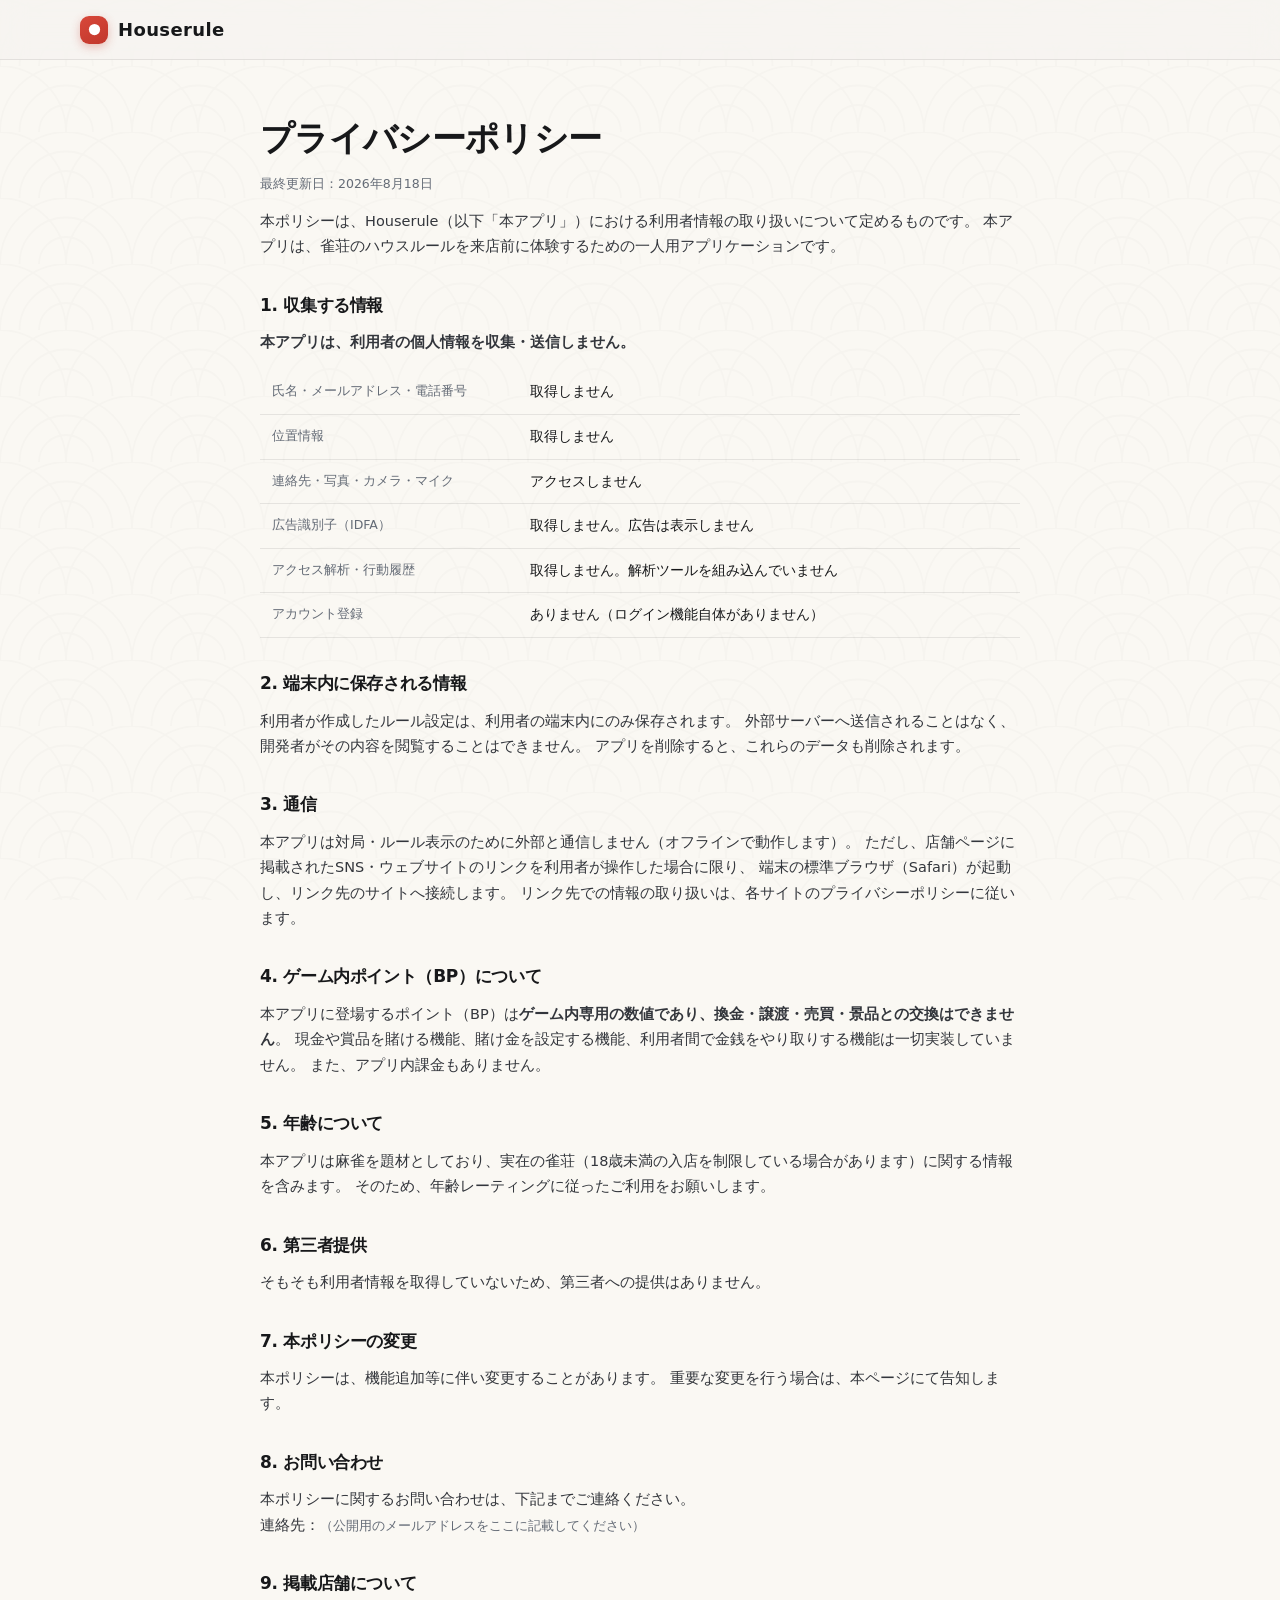
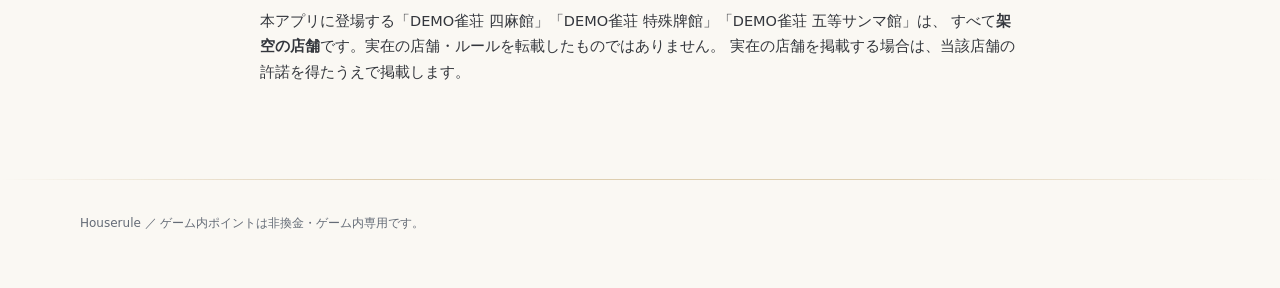
<file: web/privacy.html>
<!DOCTYPE html>
<html lang="ja">
<head>
<meta charset="utf-8">
<meta name="viewport" content="width=device-width, initial-scale=1">
<title>プライバシーポリシー ／ Houserule</title>
<link rel="stylesheet" href="css/style.css">
<style>
  body { background: var(--paper); }
  .doc { width: min(760px, calc(100% - 40px)); margin: 0 auto; padding: 56px 0 80px; }
  .doc h1 { font-size: clamp(24px, 4vw, 34px); margin-bottom: 8px; }
  .doc h2 { font-size: 17px; margin: 34px 0 10px; }
  .doc p, .doc li { color: var(--ink-2); font-size: 14.5px; }
  .doc ul { padding-left: 20px; }
  .doc .meta { color: var(--ink-4); font-size: 12.5px; }
  .doc table { width: 100%; border-collapse: collapse; margin-top: 10px; font-size: 13.5px; }
  .doc th, .doc td { text-align: left; padding: 10px 12px; border-bottom: 1px solid var(--line); vertical-align: top; }
  .doc th { color: var(--ink-4); font-weight: 500; font-size: 12.5px; width: 34%; }
</style>
</head>
<body>
<nav class="nav">
  <div class="wrap nav-inner">
    <a class="brand" href="index.html#/"><span class="brand-mark"><svg viewBox="0 0 24 24" width="15" height="15" aria-hidden="true"><circle cx="12" cy="12" r="9" fill="currentColor"/><circle cx="12" cy="12" r="5.8" fill="#fff"/><circle cx="12" cy="12" r="2.8" fill="currentColor"/></svg></span>Houserule</a>
  </div>
</nav>

<main class="doc">
  <h1>プライバシーポリシー</h1>
  <p class="meta">最終更新日：2026年8月18日</p>

  <p>
    本ポリシーは、Houserule（以下「本アプリ」）における利用者情報の取り扱いについて定めるものです。
    本アプリは、雀荘のハウスルールを来店前に体験するための一人用アプリケーションです。
  </p>

  <h2>1. 収集する情報</h2>
  <p><strong>本アプリは、利用者の個人情報を収集・送信しません。</strong></p>
  <table>
    <tbody>
      <tr><th>氏名・メールアドレス・電話番号</th><td>取得しません</td></tr>
      <tr><th>位置情報</th><td>取得しません</td></tr>
      <tr><th>連絡先・写真・カメラ・マイク</th><td>アクセスしません</td></tr>
      <tr><th>広告識別子（IDFA）</th><td>取得しません。広告は表示しません</td></tr>
      <tr><th>アクセス解析・行動履歴</th><td>取得しません。解析ツールを組み込んでいません</td></tr>
      <tr><th>アカウント登録</th><td>ありません（ログイン機能自体がありません）</td></tr>
    </tbody>
  </table>

  <h2>2. 端末内に保存される情報</h2>
  <p>
    利用者が作成したルール設定は、利用者の端末内にのみ保存されます。
    外部サーバーへ送信されることはなく、開発者がその内容を閲覧することはできません。
    アプリを削除すると、これらのデータも削除されます。
  </p>

  <h2>3. 通信</h2>
  <p>
    本アプリは対局・ルール表示のために外部と通信しません（オフラインで動作します）。
    ただし、店舗ページに掲載されたSNS・ウェブサイトのリンクを利用者が操作した場合に限り、
    端末の標準ブラウザ（Safari）が起動し、リンク先のサイトへ接続します。
    リンク先での情報の取り扱いは、各サイトのプライバシーポリシーに従います。
  </p>

  <h2>4. ゲーム内ポイント（BP）について</h2>
  <p>
    本アプリに登場するポイント（BP）は<strong>ゲーム内専用の数値であり、換金・譲渡・売買・景品との交換はできません</strong>。
    現金や賞品を賭ける機能、賭け金を設定する機能、利用者間で金銭をやり取りする機能は一切実装していません。
    また、アプリ内課金もありません。
  </p>

  <h2>5. 年齢について</h2>
  <p>
    本アプリは麻雀を題材としており、実在の雀荘（18歳未満の入店を制限している場合があります）に関する情報を含みます。
    そのため、年齢レーティングに従ったご利用をお願いします。
  </p>

  <h2>6. 第三者提供</h2>
  <p>そもそも利用者情報を取得していないため、第三者への提供はありません。</p>

  <h2>7. 本ポリシーの変更</h2>
  <p>
    本ポリシーは、機能追加等に伴い変更することがあります。
    重要な変更を行う場合は、本ページにて告知します。
  </p>

  <h2>8. お問い合わせ</h2>
  <p>
    本ポリシーに関するお問い合わせは、下記までご連絡ください。<br>
    連絡先：<span class="meta">（公開用のメールアドレスをここに記載してください）</span>
  </p>

  <h2>9. 掲載店舗について</h2>
  <p>
    本アプリに登場する「DEMO雀荘 四麻館」「DEMO雀荘 特殊牌館」「DEMO雀荘 五等サンマ館」は、
    すべて<strong>架空の店舗</strong>です。実在の店舗・ルールを転載したものではありません。
    実在の店舗を掲載する場合は、当該店舗の許諾を得たうえで掲載します。
  </p>
</main>

<footer class="footer">
  <div class="wrap">
    <div>Houserule ／ ゲーム内ポイントは非換金・ゲーム内専用です。</div>
  </div>
</footer>
</body>
</html>
</file>
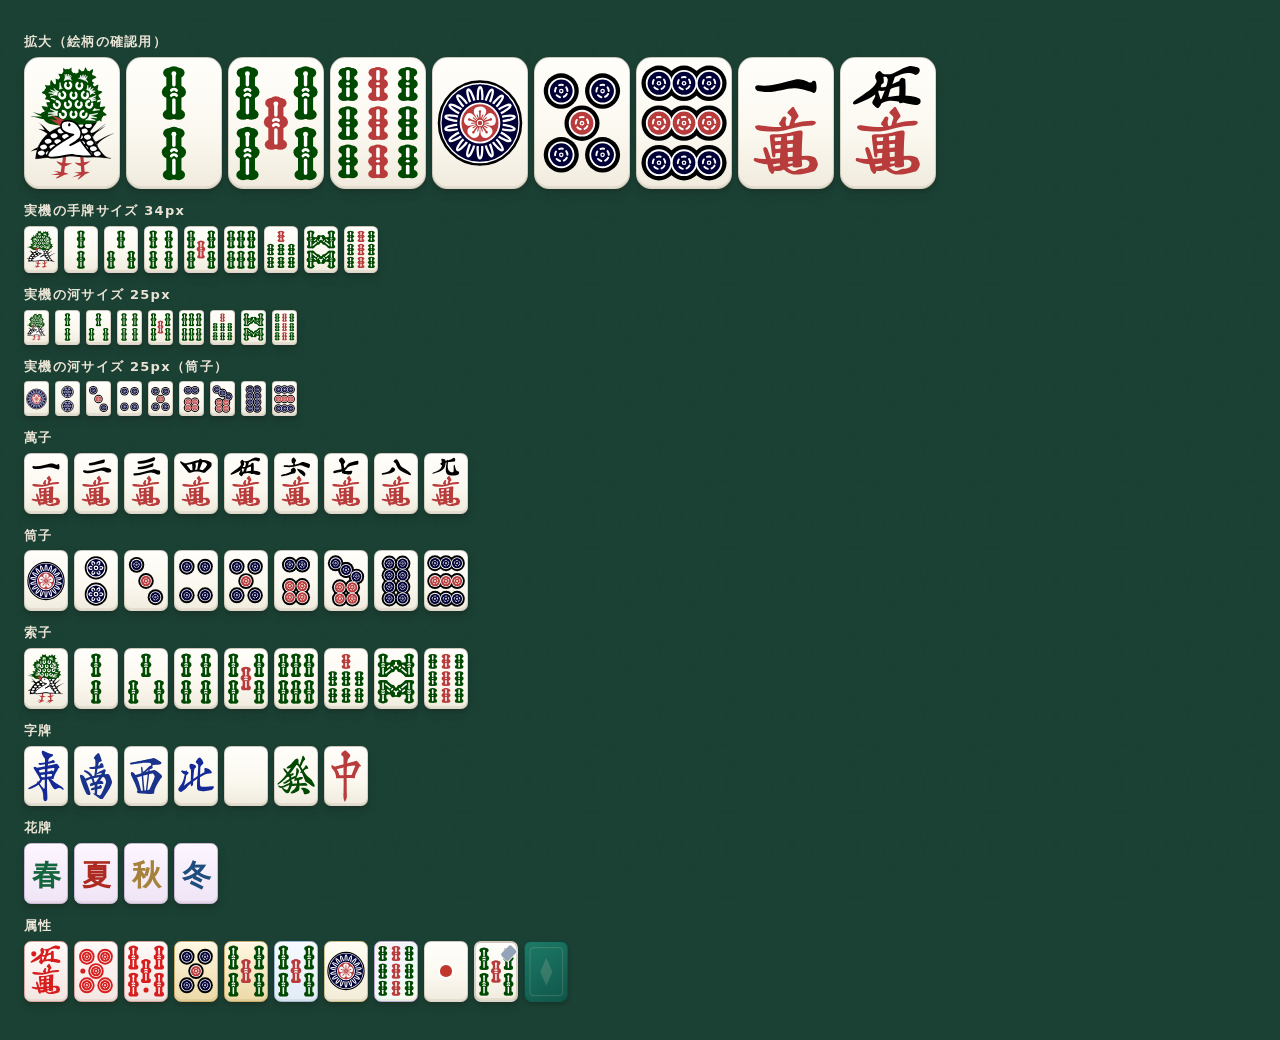
<file: web/tiles-preview.html>
<!DOCTYPE html>
<html lang="ja"><head><meta charset="utf-8">
<title>牌面プレビュー</title>
<link rel="stylesheet" href="css/style.css">
<style>body{padding:24px;background:#1b4034}
.row{display:flex;gap:6px;flex-wrap:wrap;margin-bottom:14px;align-items:flex-end}
h3{color:#eae4d6;font-size:13px;margin:10px 0 6px;letter-spacing:.1em}</style>
</head><body>
<div id="out"></div>
<script type="module">
import { tileEl } from './js/ui.js';
const out = document.getElementById('out');
const add = (title, list) => {
  const h3 = document.createElement('h3'); h3.textContent = title; out.appendChild(h3);
  const row = document.createElement('div'); row.className = 'row';
  list.forEach(info => row.appendChild(tileEl(info, { size: 'lg' })));
  out.appendChild(row);
};
const range = (a,b)=>Array.from({length:b-a+1},(_,i)=>a+i);
// 実機で使う小さいサイズと、絵柄を確かめる大きいサイズを並べる
const addSized = (title, list, tw) => {
  const h3 = document.createElement('h3'); h3.textContent = title; out.appendChild(h3);
  const row = document.createElement('div'); row.className = 'row';
  list.forEach(info => {
    const el = tileEl(info, { size: 'lg' });
    el.style.setProperty('--tw', tw + 'px');
    row.appendChild(el);
  });
  out.appendChild(row);
};
addSized('拡大（絵柄の確認用）', [{t:18},{t:19},{t:22},{t:26},{t:9},{t:13},{t:17},{t:0},{t:4}], 96);
addSized('実機の手牌サイズ 34px', range(18,26).map(t=>({t})), 34);
addSized('実機の河サイズ 25px', range(18,26).map(t=>({t})), 25);
addSized('実機の河サイズ 25px（筒子）', range(9,17).map(t=>({t})), 25);
add('萬子', range(0,8).map(t=>({t})));
add('筒子', range(9,17).map(t=>({t})));
add('索子', range(18,26).map(t=>({t})));
add('字牌', range(27,33).map(t=>({t})));
add('花牌', range(34,37).map(t=>({t})));
add('属性', [
  {t:4,red:true},{t:13,red:true},{t:22,red:true},
  {t:13,gold:true},{t:22,gold:true},
  {t:22,blue:true},{t:9,star:true},{t:26,rainbow:true},
  {t:31,dot:true},{t:22,sp:'blue5s'},{hidden:true}
]);
</script></body></html>
</file>
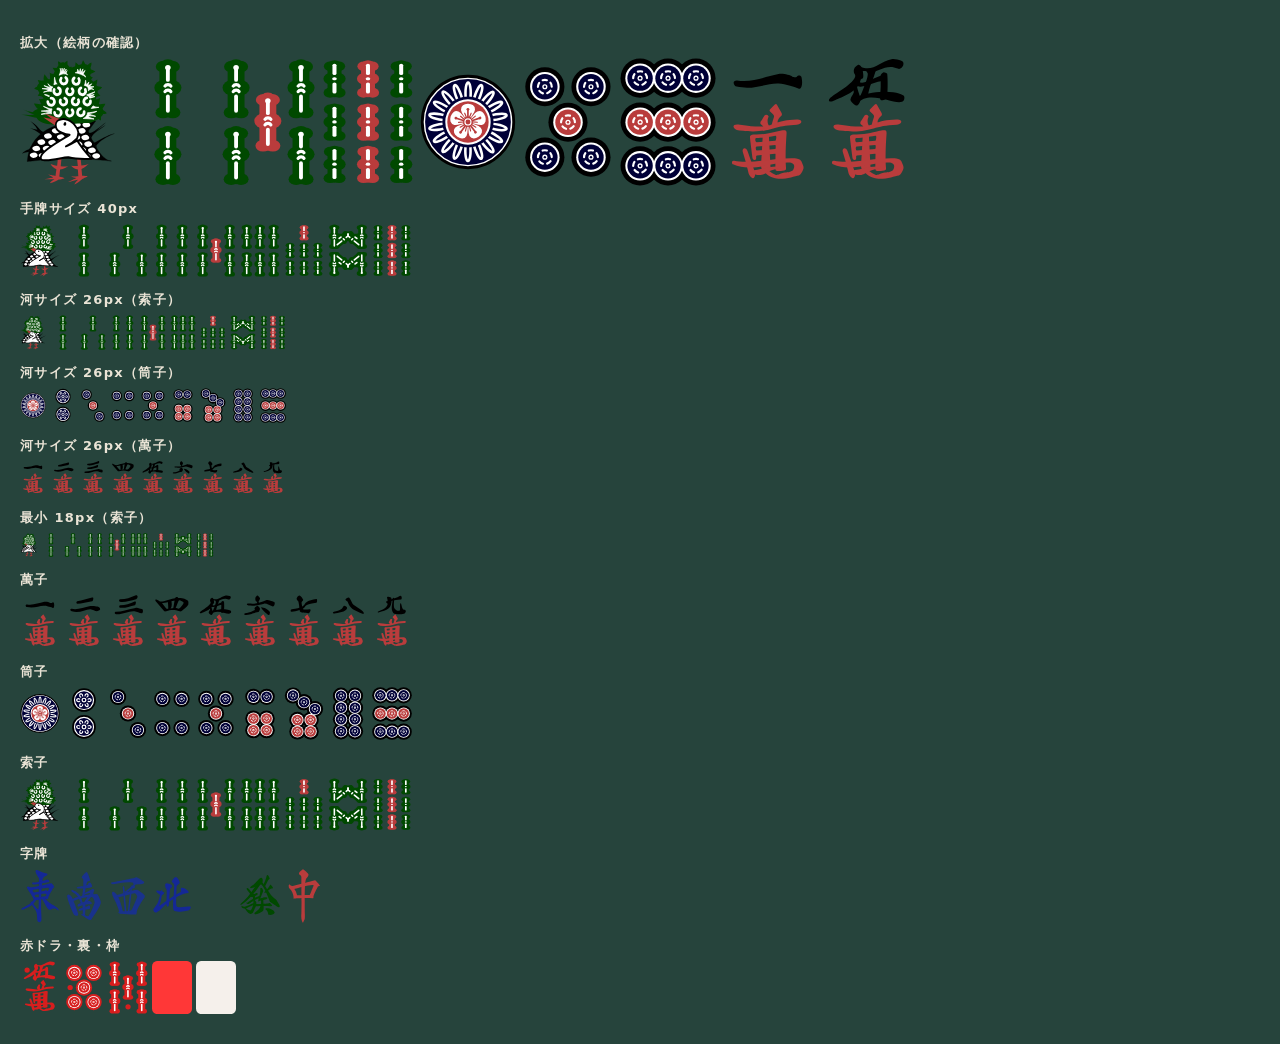
<file: web/tiles-src-preview.html>
<!DOCTYPE html>
<html lang="ja"><head><meta charset="utf-8">
<title>取り込んだ牌素材の確認</title>
<style>
  body { margin: 0; padding: 20px; background: #26443c; font-family: system-ui, sans-serif; }
  h3 { color: #eae4d6; font-size: 13px; margin: 14px 0 6px; letter-spacing: .1em; }
  .row { display: flex; gap: 4px; flex-wrap: wrap; align-items: flex-end; margin-bottom: 10px; }
  .t { display: block; }
  .lg .t { width: 96px; }
  .md .t { width: 40px; }
  .sm .t { width: 26px; }
  .xs .t { width: 18px; }
</style>
</head><body>
<div id="out"></div>
<script>
const NAMES = {
  man: ['Man1','Man2','Man3','Man4','Man5','Man6','Man7','Man8','Man9'],
  pin: ['Pin1','Pin2','Pin3','Pin4','Pin5','Pin6','Pin7','Pin8','Pin9'],
  sou: ['Sou1','Sou2','Sou3','Sou4','Sou5','Sou6','Sou7','Sou8','Sou9'],
  ji:  ['Ton','Nan','Shaa','Pei','Haku','Hatsu','Chun'],
  dora:['Man5-Dora','Pin5-Dora','Sou5-Dora','Back','Front'],
};
const out = document.getElementById('out');
const add = (title, list, size) => {
  const h = document.createElement('h3'); h.textContent = title; out.appendChild(h);
  const row = document.createElement('div'); row.className = 'row ' + size;
  for (const n of list) {
    const img = document.createElement('img');
    img.className = 't'; img.src = 'img/tiles/' + n + '.svg'; img.alt = n;
    row.appendChild(img);
  }
  out.appendChild(row);
};
add('拡大（絵柄の確認）', ['Sou1','Sou2','Sou5','Sou9','Pin1','Pin5','Pin9','Man1','Man5'], 'lg');
add('手牌サイズ 40px', [...NAMES.sou], 'md');
add('河サイズ 26px（索子）', [...NAMES.sou], 'sm');
add('河サイズ 26px（筒子）', [...NAMES.pin], 'sm');
add('河サイズ 26px（萬子）', [...NAMES.man], 'sm');
add('最小 18px（索子）', [...NAMES.sou], 'xs');
add('萬子', NAMES.man, 'md');
add('筒子', NAMES.pin, 'md');
add('索子', NAMES.sou, 'md');
add('字牌', NAMES.ji, 'md');
add('赤ドラ・裏・枠', NAMES.dora, 'md');
</script>
</body></html>
</file>
<file: web/css/style.css>
/* =========================================================================
   Houserule - デザイントークンと共通スタイル

   白（生成りの紙）× 朱（差し色であり主役）× 墨（文字と線）。
   金は面には塗らず、細い線と小さな印だけに使う。
   ========================================================================= */
:root {
  /* --- 墨（文字・線） --- */
  --ink: #17181a;
  --ink-2: #33363c;
  --ink-3: #5f6570;
  /* 補足文に使う薄い墨。#8e949e だと白地でコントラスト2.9しかなく、
     11〜13pxの小さな文字が読みにくかった。4.5を超える濃さにする */
  --ink-4: #646b76;
  /* --- 紙（地・面） --- */
  --paper: #faf8f3;          /* 生成りの地 */
  --paper-2: #ffffff;
  --paper-3: #f1ede4;
  --surface: #ffffff;
  /* --- 朱（主アクセント。CTA・選択中・見出しの番号） --- */
  --brass: #c1372c;
  --brass-2: #d8483a;
  --brass-3: #fbeae7;
  --accent-ink: #ffffff;
  --indigo: #3f4a5a;
  --indigo-soft: #eef1f5;
  /* --- 卓 ---
     読む画面は白地だが、対局画面だけは没入感を優先して和の墨緑を敷く。
     彩度を落としてあるので、白い牌と朱のアクセントがそのまま映える。 */
  /* 卓の色。以前は沈んだ深緑で、画面全体が暗く重かった。
     雀魂のように少し明るく彩度のある緑にして、牌の白と点数の金が映えるようにする。 */
  --felt: #2f6b52;
  --felt-2: #3d8465;
  --felt-3: #1e4a39;
  --red: #c1372c;
  --red-2: #d8483a;
  --blue: #3a5f8f;
  /* 朱。見出しの番号と、ごく小さな印にだけ使う差し色 */
  --vermilion: #c1372c;
  --vermilion-soft: rgba(193, 55, 44, 0.10);
  /* 装飾に使う金。面には塗らず、細い線と小さな印だけに使う */
  --gold: #b08a45;
  --gold-soft: rgba(176, 138, 69, 0.38);
  --line: rgba(23, 24, 26, 0.09);
  --line-2: rgba(23, 24, 26, 0.17);
  --shadow-1: 0 1px 2px rgba(28, 24, 16, 0.04), 0 2px 8px rgba(28, 24, 16, 0.05);
  --shadow-2: 0 4px 14px rgba(28, 24, 16, 0.07), 0 12px 28px rgba(28, 24, 16, 0.06);
  --shadow-3: 0 18px 48px rgba(28, 24, 16, 0.16);
  --r-s: 10px;
  --r-m: 14px;
  --r-l: 20px;
  --r-xl: 28px;
  /* 見出しもサンセリフ。明朝は牌の絵柄と、和の見出しだけに使う */
  --serif: 'Inter', 'Noto Sans JP', system-ui, -apple-system, 'Hiragino Sans', 'Yu Gothic', sans-serif;
  --sans: 'Inter', 'Noto Sans JP', system-ui, -apple-system, 'Hiragino Sans', 'Yu Gothic', sans-serif;
  --mincho: 'Noto Serif JP', 'Yu Mincho', 'Hiragino Mincho ProN', serif;
  --tile-serif: 'Noto Serif JP', 'Yu Mincho', 'Hiragino Mincho ProN', serif;
  --mono: 'SF Mono', 'SFMono-Regular', ui-monospace, Consolas, monospace;
  --ease: cubic-bezier(0.22, 0.61, 0.36, 1);
  --nav-h: 60px;
}

* { box-sizing: border-box; }
html, body { margin: 0; padding: 0; }
body {
  font-family: var(--sans);
  background: var(--paper);
  color: var(--ink);
  font-size: 15px;
  line-height: 1.75;
  -webkit-text-size-adjust: 100%;
  overflow-x: hidden;
}
h1, h2, h3, h4 { font-family: var(--sans); font-weight: 700; line-height: 1.3; margin: 0; letter-spacing: -0.02em; }
a { color: inherit; text-decoration: none; }
button { font-family: inherit; font-size: inherit; cursor: pointer; }
input, select, textarea { font-family: inherit; font-size: inherit; }
svg { display: block; }

/* ---------------- レイアウト ---------------- */
.wrap { width: min(1120px, calc(100% - 40px)); margin-inline: auto; }
.wrap-narrow { width: min(820px, calc(100% - 40px)); margin-inline: auto; }
.section { padding: clamp(40px, 7vw, 84px) 0; }
.stack { display: flex; flex-direction: column; }
.row { display: flex; align-items: center; }
.gap-4 { gap: 4px; } .gap-8 { gap: 8px; } .gap-12 { gap: 12px; }
.gap-16 { gap: 16px; } .gap-24 { gap: 24px; } .gap-32 { gap: 32px; }
.grow { flex: 1 1 auto; min-width: 0; }
.wrapflex { flex-wrap: wrap; }
.center { align-items: center; justify-content: center; }
.hide { display: none !important; }

/* ---------------- ナビ ---------------- */
.nav {
  position: sticky; top: 0; z-index: 60; height: var(--nav-h);
  background: rgba(246, 244, 240, 0.86);
  backdrop-filter: blur(12px);
  border-bottom: 1px solid var(--line);
}
.nav-inner { height: 100%; display: flex; align-items: center; gap: 28px; }
.brand { display: flex; align-items: center; gap: 10px; font-size: 18px; font-weight: 800; letter-spacing: 0.02em; }
.brand-mark {
  width: 28px; height: 28px; border-radius: 9px;
  background: linear-gradient(150deg, var(--brass-2), var(--brass));
  display: grid; place-items: center; color: #fff;
  box-shadow: 0 3px 10px rgba(193, 55, 44, 0.3);
}
.nav-links { display: flex; gap: 22px; font-size: 13.5px; letter-spacing: 0.04em; }
.nav-links a { color: var(--ink-3); padding: 4px 0; border-bottom: 1px solid transparent; transition: 0.2s var(--ease); }
.nav-links a:hover { color: var(--ink); }
.nav-links a.on { color: var(--ink); border-bottom-color: var(--brass); }
.nav-note { font-size: 11px; color: var(--ink-4); letter-spacing: 0.06em; }

/* ---------------- ボタン ---------------- */
.btn {
  display: inline-flex; align-items: center; justify-content: center; gap: 8px;
  padding: 11px 20px; border-radius: var(--r-m); border: 1px solid transparent;
  background: var(--ink); color: var(--paper-2); font-size: 14px; font-weight: 600;
  letter-spacing: 0.02em; transition: 0.18s var(--ease); white-space: nowrap;
}
.btn:hover { transform: translateY(-1px); box-shadow: var(--shadow-2); }
.btn:active { transform: translateY(0); }
.btn:disabled { opacity: 0.4; cursor: not-allowed; transform: none; box-shadow: none; }
.btn-primary { background: var(--ink); color: #fff; }
.btn-brass { background: linear-gradient(140deg, var(--brass-2), var(--brass)); color: #fff; box-shadow: 0 6px 16px rgba(193, 55, 44, .25); }
.btn-ghost { background: transparent; border-color: var(--line-2); color: var(--ink-2); }
/* 「打つ・遊ぶ」へ進む導線だけは朱で塗る。
   保存や決定（墨の btn-primary）と役割を分け、アプリの中で
   いちばん押してほしいものが一目で分かるようにする。 */
.btn-primary.tbl-start,
.btn-primary.store-cta-btn,
a.btn.btn-primary[href^="#/play"] {
  background: linear-gradient(140deg, var(--brass-2), var(--brass));
  box-shadow: 0 6px 16px rgba(193, 55, 44, 0.25);
}
.btn-ghost:hover { background: var(--paper-3); box-shadow: none; }
.btn-danger { background: var(--red); }
.btn-lg { padding: 15px 28px; font-size: 15.5px; border-radius: 999px; }
.btn-sm { padding: 7px 13px; font-size: 12.5px; border-radius: var(--r-s); }
.btn-block { width: 100%; }

/* ---------------- カード・チップ ---------------- */
.card {
  background: var(--paper-2); border: 1px solid var(--line); border-radius: var(--r-l);
  box-shadow: var(--shadow-1); overflow: hidden;
}
.card-pad { padding: clamp(18px, 2.4vw, 28px); }
.chip {
  display: inline-flex; align-items: center; gap: 5px; padding: 4px 11px;
  border-radius: 999px; background: var(--paper-3); color: var(--ink-3);
  font-size: 11.5px; letter-spacing: 0.03em; border: 1px solid transparent; white-space: nowrap;
}
.chip-brass { background: var(--brass-3); color: var(--brass); }
.chip-felt { background: var(--paper-3); color: var(--ink-2); }
.chip-red { background: var(--brass-3); color: var(--brass); }
/* 押せる札はキーボードからも届くよう button で作る。
   span のままだとタブキーで飛べず、Enterでも押せなかった。
   button の既定の見た目（フォント・余白）は打ち消しておく。 */
.chip-btn { cursor: pointer; transition: 0.15s var(--ease); font: inherit; text-align: center; }
.chip-btn:hover { background: var(--paper); border-color: var(--line-2); }
.chip-btn.on { background: var(--ink); color: var(--paper-2); }
.label { font-size: 11px; letter-spacing: 0.14em; color: var(--ink-4); text-transform: uppercase; }
.eyebrow { font-size: 11px; letter-spacing: 0.18em; color: var(--brass); font-weight: 700; text-transform: uppercase; }
.muted { color: var(--ink-3); }
.tiny { font-size: 12px; }
.num { font-family: var(--mono); font-variant-numeric: tabular-nums; }

/* 番号付きセクション見出し */
.sec-head { display: flex; align-items: baseline; gap: 14px; margin-bottom: 22px; }
.sec-no { font-family: var(--mono); font-size: 11px; color: var(--brass); letter-spacing: 0.12em; padding: 3px 8px; background: var(--brass-3); border-radius: 999px; }
.sec-title { font-size: clamp(20px, 2.6vw, 28px); }
.sec-sub { color: var(--ink-3); font-size: 13.5px; margin-top: 6px; }
.rule-line { height: 1px; background: var(--line); margin: 26px 0; }

/* 対局中は上のナビを隠して、その60pxを卓に回す。
   卓の上の帯に「もどる」があるので、戻る導線は失われない。 */
body.playing { --nav-h: 0px; }
body.playing .nav { display: none; }

/* ---------------- 牌 ---------------- */
.tile {
  --tw: 34px;
  position: relative; width: var(--tw); height: calc(var(--tw) * 1.38);
  border-radius: calc(var(--tw) * 0.16);
  /* 牌の面は象牙色。上に光、下に沈みを入れて厚みを出す */
  background: linear-gradient(180deg, #fffefa 0%, #fbf8f0 58%, #f0ebdd 100%);
  border: 1px solid rgba(70, 58, 34, 0.20);
  box-shadow:
    0 1px 0 rgba(255, 255, 255, 0.95) inset,
    0 -2px 0 rgba(120, 104, 72, 0.10) inset,
    0 2px 3px rgba(32, 26, 14, 0.22),
    0 6px 10px rgba(32, 26, 14, 0.10);
  display: grid; place-items: center; flex: 0 0 auto;
  font-family: var(--serif); line-height: 1; user-select: none;
}
/* --- 牌面（インラインSVG） --- */
.tile-face { width: 100%; height: 100%; display: block; padding: 4%; }
.tile-face svg { width: 100%; height: 100%; display: block; overflow: visible; }
/* 素材の絵柄。牌の面いっぱいに、縦横比を保って収める */
.tile-face .tile-img {
  width: 100%; height: 100%; display: block;
  object-fit: contain; user-select: none; -webkit-user-drag: none;
}
.tile-face .ink { fill: #16181b; }
.tile-face .red { fill: #ad2a20; }
.tile-face .green { fill: #14653d; }
.tile-face .blue { fill: #1e4d7d; }
.tile-face .gold-ink { fill: #a5813c; }
.tile-face .face { fill: #fffdf8; }
.tile-face .face-stroke { fill: #fffdf8; opacity: 0.85; }
.tile-face .blue-stroke { fill: none; stroke: #2b5b8c; stroke-width: 5; }
.tile-face .red-stroke { fill: none; stroke: #b4362f; stroke-linecap: round; }
.tile-face .blue-stroke.thin { stroke-width: 3; }
.tile-face .glyph {
  font-family: var(--tile-serif); font-weight: 700; text-anchor: middle; dominant-baseline: alphabetic;
}
/* 筒子・索子の角に置く数字。柄を数えなくても何の牌か分かるようにする。
   絵柄の上に重ねず、白い縁で浮かせて、慣れている人の邪魔をしない濃さにする */
/* 赤牌・金牌は牌面の色そのものを変える */
.tile.red .tile-face .ink, .tile.red .tile-face .blue, .tile.red .tile-face .green { fill: var(--red); }
.tile.red { border-color: #d8a49e; background: linear-gradient(#fffaf8, #f4e6e2); }
.tile.gold { background: linear-gradient(#fff8e2, #ecd9a6); border-color: #cbab6a; }
.tile.gold .tile-face .ink, .tile.gold .tile-face .blue, .tile.gold .tile-face .green { fill: #8a6516; }
.tile.blue-tile .tile-face .ink, .tile.blue-tile .tile-face .green { fill: #2b5b8c; }
.tile.blue-tile { background: linear-gradient(#f6faff, #e2ecf7); border-color: #9db9d4; }
.tile.star-tile { background: linear-gradient(#fffdf3, #f2ecd8); border-color: #cbbf8a; }
.tile.rainbow-tile {
  background: linear-gradient(135deg, #fdf1f4, #f1f4fd 40%, #f0fbf4 70%, #fdf8ec);
  border-color: #b9a9cf;
}
.tile .tile-face .back-inner { fill: none; stroke: rgba(240, 227, 200, 0.22); stroke-width: 2; }
.tile .tile-face .back-mark { fill: rgba(240, 227, 200, 0.16); }
.tile.dot::after {
  content: ''; position: absolute; width: 28%; aspect-ratio: 1; border-radius: 50%;
  background: var(--red); box-shadow: 0 0 0 2px rgba(255, 255, 255, 0.8);
}
/* 特殊牌：縁の色だけだと小さいときに見分けがつかないので、
   面をうっすら染めて、右上に色の印を置く */
.tile.sp { border-width: 2px; }
.tile.sp .tile-face { position: relative; }
.tile.sp .tile-face::after {
  content: '';
  position: absolute; top: 5%; right: 5%;
  width: 24%; height: 24%;
  border-radius: 2px;
  transform: rotate(45deg);
  background: var(--sp-mark, #94a3b8);
  box-shadow: 0 0 0 1px rgba(255, 255, 255, 0.85);
}
.tile.sp-blue { --sp-mark: #3f7fbf; border-color: #3f7fbf; background: linear-gradient(#f2f8ff, #dceafb); }
.tile.sp-silver { --sp-mark: #8d99a6; border-color: #96a2ad; background: linear-gradient(#fbfcfd, #e6eaee); }
.tile.sp-green { --sp-mark: #3c8f63; border-color: #3c8f63; background: linear-gradient(#f1fbf5, #dcf1e5); }
.tile.sp-gold { --sp-mark: #c39a3c; border-color: #c39a3c; background: linear-gradient(#fffaef, #fbeecb); }
.tile.sp-red { --sp-mark: #c0524a; border-color: #c0524a; background: linear-gradient(#fff5f4, #fadedb); }
.tile.sp-star { --sp-mark: #7c6bd6; border-color: #7c6bd6; background: linear-gradient(#f7f5ff, #e6e1fb); }
.tile.sp-rainbow {
  --sp-mark: #ef4444;
  border-color: transparent;
  background:
    linear-gradient(#ffffff, #f5f7fa) padding-box,
    linear-gradient(125deg, #ef4444, #f59e0b, #10b981, #3b82f6, #8b5cf6) border-box;
}
.tile.sp-rainbow .tile-face::after {
  background: linear-gradient(125deg, #ef4444, #f59e0b, #10b981, #3b82f6, #8b5cf6);
}
/* 牌の裏の色。2セットを混ぜて打つルール（清一色ゲーム）でだけ付く。
   表を向けている牌の裏が何色かは、本来その牌を持っている本人には
   見えているので、下辺に細い帯で示す。背一色はこれを見て狙う。 */
.tile[class*='back-']::before {
  content: ''; position: absolute; left: 12%; right: 12%; bottom: 3%;
  height: 8%; min-height: 2px; border-radius: 2px;
}
.tile.back-blue::before { background: #3a5f8f; }
.tile.back-yellow::before { background: #c9a227; }
.tile.flower { background: linear-gradient(#fdf6ff, #efe4f5); border-color: #cbb8d6; }
.tile.back {
  background: linear-gradient(150deg, #1c7a66, #10564a); border-color: rgba(0, 0, 0, 0.25);
  box-shadow: 0 2px 4px rgba(0, 0, 0, 0.22);
}

.tile.side { transform: rotate(-90deg); }
.tile-clickable { cursor: pointer; transition: transform 0.12s var(--ease), box-shadow 0.12s var(--ease); }
.tile-clickable:hover { transform: translateY(-8px); box-shadow: 0 8px 14px rgba(0, 0, 0, 0.22); }
.tile-clickable.sel { transform: translateY(-8px); outline: 2px solid var(--brass); }
.tile.dim { opacity: 0.42; }
.tile.just { outline: 2px solid var(--brass-2); outline-offset: 1px; }
.turn-dot {
  width: 7px; height: 7px; border-radius: 50%; background: var(--brass-2);
  box-shadow: 0 0 0 3px rgba(201, 164, 98, 0.22); flex: 0 0 auto;
}
.stick { width: 26px; height: 5px; border-radius: 2px; background: #f2ece0; position: relative; }
.stick::after {
  content: ''; position: absolute; inset: 0; margin: auto; width: 4px; height: 4px;
  border-radius: 50%; background: var(--red);
}
.shanten-tag {
  font-size: 11px; letter-spacing: 0.06em; padding: 2px 9px; border-radius: 999px;
  background: rgba(240, 227, 200, 0.14); color: #d8e2dc;
}
.shanten-tag.tenpai { background: var(--brass-2); color: #fff; font-weight: 700; }
/* ツモ牌。12pxの隙間と光だけでは、スマホだとどれを引いたのか分からない
   （動きを減らす設定にしていると光も出ない）。隙間を広げ、動きに頼らない
   印（下の帯）も付けて、ひと目で分かるようにする。 */
.tile.tsumo-gap { margin-left: 22px; position: relative; }
.bottom-bar .tile.tsumo-gap::after {
  content: ''; position: absolute; left: 12%; right: 12%; bottom: -5px; height: 3px;
  border-radius: 2px; background: var(--brass-2);
}
.tile-xs { --tw: 23px; }
.tile-sm { --tw: 25px; }
.tile-md { --tw: 34px; }
.tile-lg { --tw: 44px; }

/* ---------------- 卓 ---------------- */
.table-shell {
  position: relative;
  height: calc(100dvh - var(--nav-h));
  display: grid; grid-template-rows: auto minmax(0, 1fr) auto; gap: 8px;
  /* 卓の布。雀魂のように絵柄のある布にする。真ん中は無地に近く作って
     あるので、牌の読みやすさは落ちない。読めなくても困らないよう、
     絵が無いときの色（下のグラデーション）も残してある。 */
  background:
    radial-gradient(120% 80% at 50% -20%, rgba(255, 255, 255, 0.06) 0%, transparent 55%),
    var(--felt-img, url('../img/felt.webp')) center / cover no-repeat,
    radial-gradient(130% 100% at 50% 0%, var(--felt-2) 0%, var(--felt) 48%, var(--felt-3) 100%);
  color: #f2efe6; padding: 10px 12px 12px; overflow: hidden;
}
/* 卓らしさ。真ん中が明るく、縁が落ちる。フェルトの目も薄く入れる。
   平らな緑一色だと「画面」に見えて、卓の上に牌が置いてある感じが出ない。
   画像は使わない（機内モードでも同じ見た目にするため）。 */
.table-shell::before {
  content: ''; position: absolute; inset: 0; pointer-events: none; z-index: 0;
  background:
    radial-gradient(58% 68% at 50% 46%, rgba(255, 255, 255, .10) 0%, transparent 62%),
    radial-gradient(120% 120% at 50% 50%, transparent 52%, rgba(6, 20, 15, .38) 100%),
    repeating-linear-gradient(45deg, rgba(255, 255, 255, .014) 0 2px, transparent 2px 4px);
}
.table-shell > * { position: relative; z-index: 1; }
.table-main { display: grid; grid-template-columns: minmax(0, 1fr) 300px; gap: 10px; min-height: 0; }
/* 右の欄（ルールと履歴）を畳んだ状態。卓が画面の横幅をすべて使える */
.table-main.side-closed { grid-template-columns: minmax(0, 1fr); }
.table-main.side-closed .side-panel { display: none; }
/* 卓はスクロールさせない。天鳳・雀魂と同じく、四方の席と中央が
   つねに1画面に収まっていることを優先する */
.board-scroll { min-height: 0; overflow: hidden; display: grid; }
.side-panel { display: flex; flex-direction: column; gap: 8px; min-height: 0; }
/* ルールの欄の見出しと、その場で閉じるボタン */
.side-card-head { display: flex; align-items: center; justify-content: space-between; gap: 8px; }
.side-card-head h4 { margin: 0; }
.side-close {
  flex: 0 0 auto; width: 26px; height: 26px; border-radius: 50%;
  border: 1px solid rgba(255, 255, 255, .22); background: rgba(255, 255, 255, .1);
  color: #f2f6f4; font-size: 15px; line-height: 1; cursor: pointer;
  display: grid; place-items: center; transition: .15s var(--ease);
}
.side-close:hover { background: rgba(255, 255, 255, .2); }
.side-card {
  background: rgba(255, 255, 255, 0.055); border: 1px solid rgba(255, 255, 255, 0.1);
  border-radius: var(--r-m); padding: 10px 12px; font-size: 12px; line-height: 1.6;
}
.side-card h4 { font-size: 10.5px; letter-spacing: 0.1em; color: var(--gold); margin-bottom: 6px; text-transform: uppercase; }
.side-card .rule-item { display: flex; gap: 8px; padding: 2px 0; }
.side-card .rule-item span:first-child { color: rgba(255,255,255,.55); flex: 0 0 88px; }
.bottom-bar { display: flex; flex-direction: column; gap: 2px; }
.table-top {
  display: flex; align-items: center; gap: 14px;
  /* 折り返すと2段になって卓の高さを35px以上奪う。1段に固定して、
     入りきらないぶんは横に送れるようにする */
  flex-wrap: nowrap; overflow-x: auto; scrollbar-width: none;
  background: rgba(255, 255, 255, 0.07); border: 1px solid rgba(255, 255, 255, 0.12);
  border-radius: var(--r-m); padding: 9px 14px; backdrop-filter: blur(8px);
}
.table-top::-webkit-scrollbar { display: none; }
.table-top > * { flex: 0 0 auto; }
/* ルールを見るボタン。対局中の入口なので、ほかの設定ボタンより目立たせる */
.act-rule {
  display: inline-flex; align-items: center; gap: 6px;
  padding: 5px 12px; font-size: 11.5px; font-weight: 700;
  background: rgba(255, 255, 255, 0.14);
  border-color: rgba(255, 255, 255, 0.3);
}
.act-rule.on { background: var(--brass); border-color: var(--brass); color: #fff; }

.table-top .k { font-size: 10px; letter-spacing: 0.08em; color: rgba(255,255,255,.55); text-transform: uppercase; }
.table-top .v { font-family: var(--mono); font-size: 15px; }
.board {
  display: grid;
  gap: clamp(3px, 0.5vh, 7px);
  min-height: 0;
  /* 卓は正方形に近い形を保つ。画面の高さを基準に幅を決めるので、
     横に広い画面でも卓だけが間延びしない（天鳳・雀魂と同じ考え方）。
     以前はビューポートの高さから幅を出していたため、実際の卓の高さと
     合わず 829×489 の横長になっていた */
  height: 100%;
  aspect-ratio: 1.28 / 1;
  width: auto;
  max-width: 100%;
  justify-self: center;
  margin-inline: auto;
  grid-template-columns: minmax(118px, 1.05fr) minmax(0, 2fr) minmax(118px, 1.05fr);
  grid-template-rows: minmax(0, auto) minmax(0, auto) minmax(0, auto);
  grid-template-areas: '. top .' 'left center right' '. bottom .';
  align-content: center;
}
.seat-top { grid-area: top; } .seat-left { grid-area: left; } .seat-right { grid-area: right; }

/* 河は卓の中央側に置く。
   天鳳・雀魂と同じく、外側から「手牌 → 鳴き → 河 → 卓の中心」の順に並ぶと、
   誰が何を捨てたのかを卓の中心を見るだけで追える。
   左右の席は縦積みだと河が外を向いてしまうので、2列に組み替える。 */
@media (min-width: 861px) {
  .seat-left, .seat-right {
    display: grid;
    grid-template-columns: auto minmax(0, 1fr);
    grid-template-areas: 'head head' 'hand river' 'meld river';
    align-content: start;
    gap: 6px 8px;
  }
  .seat-left > .seat-head, .seat-right > .seat-head { grid-area: head; }
  .seat-left > .hand-row, .seat-right > .hand-row { grid-area: hand; }
  .seat-left > .melds, .seat-right > .melds { grid-area: meld; }
  .seat-left > .discards, .seat-right > .discards { grid-area: river; align-self: start; }
  /* 右の席は列を入れ替えて、河を左（＝卓の中心）へ */
  .seat-right {
    grid-template-columns: minmax(0, 1fr) auto;
    grid-template-areas: 'head head' 'river hand' 'river meld';
  }
  /* 左右の席は幅が限られるので、手牌を2列に畳んで河の幅を空ける */
  .seat-left > .hand-row, .seat-right > .hand-row {
    display: grid; grid-template-columns: repeat(5, auto);
    gap: 2px; align-content: start; justify-content: start;
  }
  /* 左右の席は縦がいちばん厳しい。見出しは折り返さず1行に収める */
  .seat-left > .seat-head, .seat-right > .seat-head {
    flex-wrap: nowrap; margin-bottom: 2px; font-size: 11px; gap: 6px;
    white-space: nowrap; overflow: hidden;
  }
  .seat-left > .seat-head .seat-bp, .seat-right > .seat-head .seat-bp { display: none; }
  /* 左右の河は幅が狭いので、列数を絞って縦に伸ばす */
  .seat-left > .discards, .seat-right > .discards {
    grid-template-columns: repeat(4, auto);
    justify-content: start;
  }
  .seat-right > .discards { justify-content: end; }
  /* 左右の席は縦の余裕がいちばん少ない。牌を一段小さくして、
     手牌・鳴き・河が席の中に収まるようにする（角の数字は読める大きさを保つ） */
  .seat-left .tile, .seat-right .tile { --tw: 17px; }
}
.seat-bottom { grid-area: bottom; }
.board-center { grid-area: center; display: grid; place-items: center; min-height: 0; position: relative; }
/* 中央の箱の四辺に出す各自の点数。雀魂と同じで、その人の向きに合わせる。
   誰がいくら持っているかを、名札まで目を動かさずに見比べられる。 */
/* 点数は中央の箱の中（四辺の内側）に置く。外に出すと河に重なる。 */
.cscores { position: absolute; inset: 0; pointer-events: none; z-index: 2; }
/* 四辺に点数を置くぶん、箱に余白を持たせる。
   ドラは箱の外（卓の左上）に出したので、背は伸びない。 */
/* 四辺に点数を置くので、箱に決まった大きさを持たせる。
   （あとから来る指定に負けないよう、親からたどる書き方にする） */
/* 四辺に点数を置くので、その厚みぶんの余白を確実に取る。
   足りないと、局の文字と点数が重なる（実機で重なっていた）。
   回した点数が角で切れないよう、はみ出しも許す。 */
.board-center > .center-info {
  position: relative; gap: 2px; overflow: visible;
  /* 上下の余白は、四辺に置いた点数の札（高さ19px）が文字に重ならない分だけ。
     26pxまで取っていたころは、供託が出た局で箱が110pxになり、
     中央の行（96px）からはみ出して自分の河に重なった。 */
  padding: 18px 34px; min-height: 78px; min-width: 160px;
  justify-content: center;
}
/* 箱の中は局と本場だけ。狭いので詰めて出す */
.center-info .center-kyoku { line-height: 1.1; }
.center-info .center-sub { font-size: 9px; line-height: 1.2; }
/* 脇のメニューは普段畳んでおく。畳むと取っ手だけが残り、卓が広く使える。 */
.menu-grip {
  width: 34px; height: 34px; flex: 0 0 auto; align-self: flex-start;
  border-radius: 10px; cursor: pointer;
  background: rgba(255, 255, 255, .16); border: 1px solid rgba(255, 255, 255, .3);
  color: #f4fbf7; font-size: 17px; line-height: 1;
  display: grid; place-items: center;
}
.table-top.folded > *:not(.menu-grip) { display: none; }
.table-top.folded { width: auto; max-width: none; padding: 4px; background: none; border: 0; }

/* ドラ表示牌は卓の左上。打つあいだじゅう見るものなので大きいまま。 */
/* 他家の鳴きは、席の中と卓の直下の2か所に出している。
   卓の直下のほう（.side-melds）は横持ちの置き方でしか使わないので、
   ふだんは出さない。出したままだと、縦持ちで卓の升目に居座って
   席の並びを1つぶんずらしてしまう。 */
.board > .side-melds { display: none; }
/* 他家の伏せ牌も、卓のふちに置く横持ちの並びでしか使わない */
.board > .back-hand { display: none; }

/* --- 牌が動く ---------------------------------------------------------
   置いた牌・ツモってきた牌が、いつどこに増えたのか分かるようにする。
   天鳳もここだけは動かしていて、無いと河が突然1枚増えたように見える。
   長い演出は打つ手を止めるので、どちらも0.18秒で終わらせる。 */
@keyframes tileDrop {
  from { opacity: 0; transform: translateY(-40%) scale(1.12); }
  to   { opacity: 1; transform: none; }
}
.discards .tile.drop { animation: tileDrop .18s var(--ease) both; }
/* 横に倒したリーチ宣言牌は、倒した角度を保ったまま落とす */
.discards .tile.side.drop { animation: none; }

@keyframes tileDrawIn {
  from { opacity: 0; transform: translateX(60%); }
  to   { opacity: 1; transform: none; }
}
.hand-row .tile.drawn-in { animation: tileDrawIn .18s var(--ease) both; }

@media (prefers-reduced-motion: reduce) {
  .discards .tile.drop, .hand-row .tile.drawn-in { animation: none; }
}

/* ドラは卓の左下。左上だと左の席の名札とぶつかる（左の席は卓の高さ
   いっぱいを使うので、名札が上端に来る）。
   左端ちょうどだと、左の人の鳴きの帯（卓の左のふち）の真下に来て、
   3つ鳴かれたときに帯の下端と重なる。帯より内側へずらしておく。 */
.board > .dora-corner {
  position: absolute; left: 52px; bottom: 0; z-index: 2;
  display: flex; align-items: center; gap: 7px;
  padding: 4px 9px; border-radius: 10px;
  background: rgba(6, 20, 15, .55);
  border: 1px solid rgba(255, 255, 255, .16);
}
.board > .dora-corner .dora-cap { color: rgba(255, 255, 255, .7); }
/* 緑の卓の上に置くので、白い紙の中と同じ色では読めない。
   暗い札に白い文字を載せる。いま打っている人は朱で示す。 */
.cscore {
  position: absolute; display: flex; align-items: center; gap: 4px;
  padding: 1px 6px; border-radius: 999px;
  font-size: 10px; line-height: 1.5; white-space: nowrap;
  color: rgba(255, 255, 255, .88);
  background: rgba(6, 20, 15, .62);
  border: 1px solid rgba(255, 255, 255, .14);
}
.cscore.on {
  color: #fff; font-weight: 700;
  background: rgba(176, 44, 34, .82); border-color: rgba(255, 190, 180, .5);
}
.cscore-wind {
  width: 12px; height: 12px; border-radius: 3px; flex: 0 0 auto;
  display: grid; place-items: center; font-size: 8.5px;
  background: rgba(255, 255, 255, .16);
}
.cscore-pts { font-family: var(--mono); }
.cscore-bottom { left: 50%; bottom: 0; transform: translateX(-50%); }
/* 対面の点数は回さない。その人に向けて180度回すと、こちらからは
   数字がひっくり返って読めず、壊れているようにしか見えない。 */
.cscore-top { left: 50%; top: 0; transform: translateX(-50%); }
/* 左右は回すと横幅ぶん中央の箱に食い込むので、箱の外まで押し出す。
   回した後の幅（＝札の高さ）は 20px ほどなので、その半分＋余白ぶん動かす。
   回す向きはその人の向き（河や鳴きと同じ）。左は時計回り、右は反時計回り。
   逆にしていたので、左右とも180度ひっくり返って見えていた。 */
.cscore-left { left: 0; top: 50%; transform: translate(-32%, -50%) rotate(90deg); }
.cscore-right { right: 0; top: 50%; transform: translate(32%, -50%) rotate(-90deg); }

.seat {
  background: none; border: 1px solid transparent;
  border-radius: var(--r-m); padding: 6px; transition: 0.2s var(--ease);
  min-width: 0; min-height: 0; overflow: hidden;
}
/* 卓の左右は、席の枠より中身が増えたときだけ中で送れるようにする。
   卓全体はスクロールさせないので、はみ出しはここで受け止める */
.seat-left, .seat-right { overflow-y: auto; scrollbar-width: thin; }
.seat.active {
  background: rgba(255, 255, 255, 0.07);
  border-color: rgba(255, 255, 255, 0.18);
}
.seat.riichi { background: rgba(193, 55, 44, 0.16); border-color: rgba(193, 55, 44, 0.34); }
/* 横持ちでは席そのものを塗らない。上下の席は卓の幅いっぱいなので、
   塗ると画面を横切る帯になる。リーチは名札の色で示す（下に定義）。 */
@media (orientation: landscape) and (max-height: 560px) {
  .board .seat.riichi { background: none; border-color: transparent; }
  /* 席を塗らないぶん、名札をはっきり赤くしてリーチを示す */
  .board .seat.riichi > .seat-head {
    background: rgba(200, 52, 42, .92); color: #fff;
    box-shadow: 0 0 0 1px rgba(255, 150, 140, .5);
  }
  .board .seat.riichi > .seat-head .seat-pts,
  .board .seat.riichi > .seat-head .tiny { color: #fff; }
}
.seat-head { display: flex; align-items: center; gap: 8px; font-size: 12px; margin-bottom: 6px; flex-wrap: wrap; }
/* 名前は、リーチや割れ目の札が入っても点数を押し出さないよう縮める */
/* 名前は誰の席かを見分ける唯一の手がかり。席が細くなると「C…」まで
   潰れて CPU1 と CPU3 の区別がつかなくなるので、最低幅を持たせる。 */
.seat-head .grow { min-width: 4.2em; overflow: hidden; text-overflow: ellipsis; white-space: nowrap; }
.seat-wind {
  width: 21px; height: 21px; border-radius: 4px; display: grid; place-items: center;
  background: rgba(255, 255, 255, 0.92); color: var(--ink); font-family: var(--tile-serif); font-size: 12px; font-weight: 700;
}
.seat-wind.dealer { background: var(--red); color: #fff; }
.seat-pts { font-family: var(--mono); font-size: 14px; }
/* チップ（BP）。数字だけだと勝負が動いているのが伝わらないので絵を添える */
.seat-bp {
  display: inline-flex; align-items: center; gap: 3px;
  font-family: var(--mono); font-size: 11px; color: var(--gold);
  font-variant-numeric: tabular-nums;
}
.seat-bp .chip-icon { display: block; filter: saturate(1.05); }
.seat-bp.plus { color: #ffd166; }
.seat-bp.minus { color: #ff9a8f; }
.seat-bp.plus .chip-icon, .seat-bp.minus .chip-icon { animation: chipPop .5s var(--ease); }
@keyframes chipPop {
  0% { transform: scale(.5) rotate(-25deg); }
  60% { transform: scale(1.18) rotate(6deg); }
  100% { transform: scale(1) rotate(0); }
}

/* チップが飛ぶ演出。点棒とは別に、その席から浮かせる */
.chip-float {
  position: absolute; left: 50%; top: 40%;
  transform: translate(-50%, 0);
  z-index: 60; pointer-events: none;
  display: inline-flex; align-items: center; gap: 4px;
  padding: 4px 10px; border-radius: 999px;
  font-size: 14px; font-weight: 800; letter-spacing: .02em;
  font-variant-numeric: tabular-nums;
  background: rgba(20, 38, 32, .92);
  border: 1px solid rgba(255, 209, 102, .55);
  animation: chipFly 1.8s var(--ease) both;
}
.chip-float.plus { color: #ffd166; }
.chip-float.minus { color: #ff9a8f; border-color: rgba(255, 154, 143, .5); }
@keyframes chipFly {
  0% { opacity: 0; transform: translate(-50%, 14px) scale(.7); }
  16% { opacity: 1; transform: translate(-50%, -4px) scale(1.1); }
  28% { transform: translate(-50%, 0) scale(1); }
  76% { opacity: 1; }
  100% { opacity: 0; transform: translate(-50%, -30px) scale(.95); }
}
.badge-riichi {
  font-size: 10px; letter-spacing: 0.04em; padding: 2px 8px; border-radius: 999px;
  background: var(--red); color: #fff;
}
.badge-wareme { font-size: 10px; padding: 2px 7px; border-radius: 999px; background: var(--brass-2); color: #fff; }
.hand-row { display: flex; flex-wrap: wrap; gap: 2px; align-items: flex-end; }
.discards { display: grid; grid-template-columns: repeat(6, auto); gap: 2px; justify-content: start; margin-top: 4px; }
/* 卓の上下（対面・自分）は横に広いので、河を9列にして高さを抑える。
   空いた高さは左右の席（縦がいちばん厳しい）に回る */
.seat-top > .discards, .seat-bottom > .discards { grid-template-columns: repeat(9, auto); }
.melds { display: flex; gap: 8px; flex-wrap: wrap; margin-top: 6px; }
/* 自分の鳴き・暗槓・抜きドラ・華牌の置き場所。
   鳴くまで空でも枠だけ出しておき、毎回どこに出るか探さなくて済むようにする。 */
/* 自分の鳴き・暗槓・抜きドラ・華牌は、手牌と同じ大きさで手牌の右に並べる
   （天鳳・雀魂と同じ置き方）。
   並びに入れると、鳴くたびに手牌が左へずれて切りたい牌の位置が変わる。
   浮かせて右端に置き、手牌は鳴いても動かないようにする。 */
/* 手牌は左そろえ。真ん中にそろえていたころは、鳴いたり北を抜いたりして
   枚数が変わるたびに全体が左右にずれ、切りたい牌の位置が動いていた。
   左そろえなら左端が動かないので、同じ牌はいつも同じあたりにある。
   参考にした雀魂も、手牌は左から並べて鳴きを右端に置いている。 */
/* 手牌は絶対に折り返さない。折り返せるようにしていたころは、
   画面の幅ぎりぎりのときにツモ牌（間隔を空けるぶん幅を食う）だけが
   2段目へ落ち、手牌の左下に離れて出ていた。 */
.bottom-bar .hand-row { position: relative; justify-content: flex-start; flex-wrap: nowrap; }
/* 鳴き・抜きドラは手牌の右端に続けて置く。場所を決め打ちで空けて
   そこに押し込んでいたころは、2つめの鳴きが枠から溢れて
   1つめが見えなくなっていた（幅82px・はみ出しは隠す指定だった）。
   左そろえの手牌は鳴きが増えても左端が動かないので、空けておく必要がない。 */
.hand-melds {
  margin: 0 0 0 auto; flex: 0 0 auto;
  flex-wrap: nowrap; align-items: flex-end; gap: 8px;
}
/* 鳴きは手牌より一段小さく。手牌と場所を取り合わないための妥協。
   北抜きは手牌が減らない（補充を引く）ので、場所を空けておかないと重なる。 */
.hand-melds .tile { --tw: 26px; }
.hand-melds .nuki-label { font-size: 10px; }
@media (orientation: landscape) and (max-height: 560px) {
  .hand-melds { gap: 6px; }
  .hand-melds .tile { --tw: calc(23px * var(--hand-scale, 1)); }
  /* 14枚＋ツモ牌の間隔＋鳴きが1段に収まる大きさを、画面の幅から決める。
     決め打ちの46pxだと、機種によっては最後の1枚が入らず折り返していた。 */
  .bottom-bar .hand-row .tile-lg {
    --tw: calc(min(46px, calc((100vw - 176px) / 14)) * var(--hand-scale, 1));
  }
}
.meld { display: flex; gap: 1px; align-items: flex-end; }
/* 鳴いた牌は横に倒す。回すだけだと元の縦長の場所を占めたままなので、
   隣の牌に重なる。倒した後の見た目どおりの大きさを箱にも与える。 */
/* 河のリーチ宣言牌も同じ。回すだけだと縦長の場所を占めたまま隣に重なり、
   牌が崩れて見えていた（リーチした瞬間に河が乱れる）。 */
.meld .tile.side,
.discards .tile.side {
  width: calc(var(--tw) * 1.38); height: var(--tw);
  transform: none; writing-mode: horizontal-tb;
}
/* 中身は回すだけだと縦長のまま箱からはみ出し、その行だけ高さが増える
   （河がその1行ぶん切れて見えた）。位置を固定して、並びに影響させない。 */
.meld .tile.side > *,
.discards .tile.side > * {
  position: absolute; left: 50%; top: 50%;
  width: var(--tw); height: calc(var(--tw) * 1.38);
  margin: calc(var(--tw) * -0.69) 0 0 calc(var(--tw) * -0.5);
  transform: rotate(-90deg);
}
/* 倒した牌は下の段にそろえる（実際の卓と同じ見え方） */
.discards .tile.side { align-self: end; }
.center-info {
  display: flex; flex-direction: column; align-items: center; justify-content: center; gap: 4px;
  min-height: 0; overflow: hidden; padding: 8px 16px;
  /* 卓の中心に小さく置く。ここが大きいと、四方の河が中心から離れて
     「卓を囲んでいる」ように見えなくなる */
  width: max-content; min-width: min(150px, 100%); max-width: 100%; margin: auto;
  aspect-ratio: 1 / 1;
  background:
    radial-gradient(120% 120% at 50% 0%, rgba(255, 255, 255, 0.07), transparent 70%),
    rgba(0, 0, 0, 0.22);
  border: 1px solid rgba(255, 255, 255, 0.14);
  border-radius: 14px; box-shadow: inset 0 0 24px rgba(0, 0, 0, 0.25), 0 6px 20px rgba(0, 0, 0, 0.2);
}
.dora-box { display: flex; align-items: center; gap: 8px; }
/* 卓の真ん中のドラ表示。打つあいだじゅう気にするものなので大きく出す */
.dora-cap {
  font-size: 10px; letter-spacing: .12em; color: var(--ink-4); font-weight: 700;
}
.center-info .dora-box {
  gap: 6px; padding: 4px 8px; border-radius: 10px;
  background: rgba(23, 24, 26, .05); border: 1px solid var(--line);
}
.center-kyoku { font-size: 24px; font-weight: 700; letter-spacing: -0.01em; }
.center-sub { font-size: 11.5px; color: rgba(255,255,255,.6); letter-spacing: 0.02em; }
.my-area { margin-top: 0; }
.actions { display: flex; gap: 8px; flex-wrap: wrap; justify-content: center; margin: 10px 0 6px; min-height: 44px; }
.act {
  padding: 11px 22px; border-radius: 999px; border: 1px solid rgba(255, 255, 255, 0.18);
  background: rgba(255, 255, 255, 0.1); color: #f2f6f4; font-weight: 700; letter-spacing: 0.03em;
  transition: 0.15s var(--ease);
}
.act:hover { background: rgba(255, 255, 255, 0.2); }
.act-win { background: linear-gradient(140deg, var(--brass-2), var(--brass)); color: #fff; border-color: transparent; box-shadow: 0 6px 16px rgba(193, 55, 44, 0.3); }
.act-riichi { background: linear-gradient(140deg, #f87171, #e5484d); color: #fff; border-color: transparent; box-shadow: 0 6px 16px rgba(229,72,77,.28); }
.act-pass { background: transparent; color: rgba(255,255,255,.62); }
.hint { text-align: center; font-size: 12px; color: rgba(255,255,255,.6); min-height: 20px; }

/* ログ・結果 */
.logbox {
  flex: 1 1 auto; min-height: 90px; overflow-y: auto; font-size: 11.5px; line-height: 1.65;
  background: rgba(255, 255, 255, 0.055); border: 1px solid rgba(255, 255, 255, 0.1);
  border-radius: var(--r-m); padding: 10px 12px;
}
.logbox .l-rule { color: var(--gold); }
.logbox .l-win { color: #fcd34d; }
.logbox .l-sys { color: rgba(255,255,255,.55); }
.overlay {
  position: fixed; inset: 0; z-index: 90; background: rgba(9, 16, 14, 0.72);
  display: grid; place-items: center; padding: 16px; backdrop-filter: blur(3px);
}
.sheet {
  width: min(620px, 100%); max-height: 88vh; background: var(--paper-2);
  color: var(--ink); border-radius: var(--r-l); box-shadow: var(--shadow-3);
  /* 縦が短い端末でもボタンが画面外へ出ないよう、中身だけを送る */
  display: flex; flex-direction: column; overflow: hidden;
}
.sheet-body { overflow-y: auto; -webkit-overflow-scrolling: touch; }
.sheet-head, .sheet-foot { flex: 0 0 auto; }
.sheet-foot { border-top: 1px solid var(--line); background: var(--paper-2); }
.sheet-head { padding: 18px 22px; border-bottom: 1px solid var(--line); display: flex; align-items: center; gap: 12px; }
.sheet-body { padding: 20px 22px; }
.sheet-foot { padding: 14px 22px 20px; display: flex; gap: 10px; justify-content: flex-end; flex-wrap: wrap; }
.yaku-list { display: flex; flex-direction: column; gap: 4px; margin: 12px 0; }
.yaku-item { display: flex; justify-content: space-between; font-size: 13.5px; border-bottom: 1px dashed var(--line); padding: 3px 0; }
.big-score { font-size: 30px; font-weight: 800; letter-spacing: -0.02em; }
/* うまくいっていない状態の文字。灰色の補足と同じ見た目だと気づかれない */
.warn-text { color: var(--brass); font-weight: 600; }
/* オンラインの待合室に出す「この卓のルール」 */
/* 店舗さがしの条件（30枚ほどの札）。広い画面では出しっぱなし、
   狭い画面では畳んでおく。店を探す画面なので、店が先に見えるほうが良い。 */
.filter-toggle { display: none; }
.filter-conds { display: block; }
@media (max-width: 860px) {
  .filter-toggle { display: inline-flex; margin-top: 4px; }
  .filter-conds { display: none; }
  .filter-conds.open { display: block; margin-top: 8px; }
}

/* 自作ルールの削除。取り返しがつかないので、押す前と押したあとで色を変える */
.ed-delete { color: var(--ink-4); }
.ed-delete.is-armed { color: var(--brass); border-color: var(--brass); font-weight: 700; }

/* 結果画面のドラ。表示牌と、それが指すドラを並べて出す */
.dora-lines { display: grid; gap: 6px; margin: 8px 0 4px; }
.dora-line { display: flex; align-items: center; gap: 8px; flex-wrap: wrap; }
.dora-label {
  flex: 0 0 auto; min-width: 5.2em; font-size: 11px; color: var(--ink-4);
  letter-spacing: .04em;
}
.dora-line.ura .dora-label { color: var(--brass); }
.dora-arrow { color: var(--ink-4); font-size: 12px; }
.dora-line .tile.is-dora { outline: 2px solid var(--brass-2); outline-offset: 1px; }

/* リーチ棒が席から卓の中央へ飛ぶ。供託が「誰かが出したもの」だと分かる */
.stick-fly {
  position: absolute; z-index: 65; pointer-events: none;
  width: 34px; height: 6px; margin: -3px 0 0 -17px; border-radius: 3px;
  background: linear-gradient(180deg, #fff, #e9e4d6);
  box-shadow: 0 2px 6px rgba(0, 0, 0, .35);
  animation: stickFly .62s cubic-bezier(.3, .7, .3, 1) both;
}
.stick-fly::after {
  content: ''; position: absolute; left: 50%; top: 50%;
  width: 5px; height: 5px; margin: -2.5px 0 0 -2.5px;
  border-radius: 50%; background: var(--red-2);
}
@keyframes stickFly {
  0% { transform: translate(0, 0) rotate(0deg) scale(.7); opacity: 0; }
  18% { opacity: 1; }
  100% { transform: translate(var(--dx), var(--dy)) rotate(200deg) scale(1); opacity: 0; }
}

/* 牌山。卓のまわりに伏せ牌が積んであると「卓」に見える。
   横持ちは高さが足りないので上下には置かず、席の外側が空いている
   左右にだけ立てる。残り枚数を左右で分けて出すので実際に減っていく。 */
/* 「.board > *」が position: relative を当てているので、そこに勝つ書き方にする。
   升目の枠に入ってしまうと、席がその枚数ぶん押しやられて卓が崩れる。 */
/* 牌山は天鳳と同じ描き方にする。参考を5倍に拡大して分かったこと：
   ・見えているのは **ほぼ黒**。白い小口は卓側の2割ほどしかない。
   ・牌と牌の継ぎ目は **上端の切り欠きと、白い小口の切れ目** だけに出る。
     黒の中ほどは塊のままで、線は通っていない。
     全高に線を通すと、黒地に格子が浮いて柵のように見えた。
   ・牌1枚の幅は河の牌とだいたい同じ。細かく刻むと帯にしか見えない。
   3枚重ねで描く：①上端の切り欠き ②小口の切れ目 ③黒と小口の本体。 */
.board > .wall-side {
  position: absolute; z-index: 0; pointer-events: none;
  box-shadow: 0 2px 5px rgba(0, 0, 0, .5);
  --wall-pitch: 19px;               /* 牌1枚ぶんの幅（河の牌に合わせる） */
  --wall-seam: rgba(0, 0, 0, .7);
  --wall-back: #14171c;
  --wall-lip: #c8bfa6;   /* 参考の小口は明るい象牙ではなく、影の入った灰白 */
  background-repeat: repeat-x, repeat-x, no-repeat;
}
.board > .wall-top, .board > .wall-bottom { left: 30px; right: 30px; height: 15px; }
.board > .wall-left, .board > .wall-right { top: 30px; bottom: 30px; width: 15px; }

/* 上下：牌が横に並ぶ。小口は卓の内側（中央側）を向く */
.board > .wall-top {
  background-image:
    repeating-linear-gradient(90deg, transparent 0 calc(var(--wall-pitch) - 1px),
      var(--wall-seam) calc(var(--wall-pitch) - 1px) var(--wall-pitch)),
    repeating-linear-gradient(90deg, transparent 0 calc(var(--wall-pitch) - 1px),
      var(--wall-seam) calc(var(--wall-pitch) - 1px) var(--wall-pitch)),
    linear-gradient(180deg, #1b1f25 0 6%, var(--wall-back) 22% 80%, var(--wall-lip) 80% 100%);
  background-size: auto 34%, auto 20%, 100% 100%;
  background-position: top left, bottom left, top left;
}
.board > .wall-bottom {
  background-image:
    repeating-linear-gradient(90deg, transparent 0 calc(var(--wall-pitch) - 1px),
      var(--wall-seam) calc(var(--wall-pitch) - 1px) var(--wall-pitch)),
    repeating-linear-gradient(90deg, transparent 0 calc(var(--wall-pitch) - 1px),
      var(--wall-seam) calc(var(--wall-pitch) - 1px) var(--wall-pitch)),
    linear-gradient(0deg, #1b1f25 0 6%, var(--wall-back) 22% 80%, var(--wall-lip) 80% 100%);
  background-size: auto 34%, auto 20%, 100% 100%;
  background-position: bottom left, top left, top left;
}
/* 左右：牌が縦に並ぶ */
.board > .wall-left {
  background-repeat: repeat-y, repeat-y, no-repeat;
  background-image:
    repeating-linear-gradient(0deg, transparent 0 calc(var(--wall-pitch) - 1px),
      var(--wall-seam) calc(var(--wall-pitch) - 1px) var(--wall-pitch)),
    repeating-linear-gradient(0deg, transparent 0 calc(var(--wall-pitch) - 1px),
      var(--wall-seam) calc(var(--wall-pitch) - 1px) var(--wall-pitch)),
    linear-gradient(90deg, #1b1f25 0 6%, var(--wall-back) 22% 80%, var(--wall-lip) 80% 100%);
  background-size: 34% auto, 20% auto, 100% 100%;
  background-position: left top, right top, left top;
}
.board > .wall-right {
  background-repeat: repeat-y, repeat-y, no-repeat;
  background-image:
    repeating-linear-gradient(0deg, transparent 0 calc(var(--wall-pitch) - 1px),
      var(--wall-seam) calc(var(--wall-pitch) - 1px) var(--wall-pitch)),
    repeating-linear-gradient(0deg, transparent 0 calc(var(--wall-pitch) - 1px),
      var(--wall-seam) calc(var(--wall-pitch) - 1px) var(--wall-pitch)),
    linear-gradient(270deg, #1b1f25 0 6%, var(--wall-back) 22% 80%, var(--wall-lip) 80% 100%);
  background-size: 34% auto, 20% auto, 100% 100%;
  background-position: right top, left top, left top;
}

/* 卓の面より少し浮いて見えるよう、内側に落ちる影を足す */
.board > .wall-top { box-shadow: 0 2px 5px rgba(0, 0, 0, .45); }
.board > .wall-bottom { box-shadow: 0 -2px 5px rgba(0, 0, 0, .45); }
.board > .wall-left { box-shadow: 2px 0 5px rgba(0, 0, 0, .45); }
.board > .wall-right { box-shadow: -2px 0 5px rgba(0, 0, 0, .45); }
.board > .wall-top { top: 0; }
.board > .wall-bottom { bottom: 0; }
.board > .wall-left { left: 0; }
.board > .wall-right { right: 0; }
.room-rules { display: grid; gap: 8px; }
.room-rule { display: grid; gap: 2px; }
.room-rule b { font-size: 13px; }
.room-rule .tiny { line-height: 1.6; }
.pt-plus { color: var(--ink); font-family: var(--mono); font-weight: 700; }
.pt-minus { color: var(--red); font-family: var(--mono); }

/* ---------------- 店舗 ---------------- */
.hero {
  position: relative; padding: clamp(56px, 10vw, 116px) 0 clamp(40px, 6vw, 72px);
  background: linear-gradient(180deg, #ffffff, var(--paper));
  border-bottom: 1px solid var(--line); overflow: hidden;
}
.hero::before {
  content: ''; position: absolute; inset: -20% -10% auto -10%; height: 70%; pointer-events: none;
  background:
    radial-gradient(40% 60% at 20% 30%, rgba(193, 55, 44, 0.16), transparent 70%),
    radial-gradient(40% 60% at 80% 20%, rgba(99, 102, 241, 0.14), transparent 70%);
  filter: blur(10px);
}
.hero h1 { font-size: clamp(28px, 5.4vw, 52px); line-height: 1.25; position: relative; }
.hero p { position: relative; color: var(--ink-3); max-width: 46em; }
.store-grid { display: grid; gap: 18px; grid-template-columns: repeat(auto-fill, minmax(300px, 1fr)); }
.store-photo {
  height: 128px; position: relative; overflow: hidden;
  background:
    radial-gradient(80% 120% at 78% 10%, hsl(var(--hue) 26% 95%), transparent 60%),
    linear-gradient(150deg, hsl(var(--hue) 20% 97%), hsl(var(--hue) 16% 91%));
  display: grid; place-items: center;
}
.store-photo::after {
  content: ''; position: absolute; inset: 0;
  background-image: radial-gradient(hsl(var(--hue) 18% 70% / 0.35) 1px, transparent 1px);
  background-size: 16px 16px;
  -webkit-mask-image: linear-gradient(200deg, #000, transparent 78%);
  mask-image: linear-gradient(200deg, #000, transparent 78%);
}
.store-photo svg { width: 46px; height: 46px; color: hsl(var(--hue) 18% 40%); position: relative; opacity: .9; }
.store-name { font-size: 18px; }
.stars { display: flex; gap: 2px; color: var(--brass); }
.stars svg { width: 13px; height: 13px; }
.stars .off { color: var(--line-2); }
.kv { display: grid; grid-template-columns: 108px 1fr; gap: 6px 14px; font-size: 13.5px; }
.kv dt { color: var(--ink-4); font-size: 12px; }
.kv dd { margin: 0; }
.diff-table { width: 100%; border-collapse: collapse; font-size: 13.5px; }
.diff-table th, .diff-table td { text-align: left; padding: 9px 10px; border-bottom: 1px solid var(--line); vertical-align: top; }
.diff-table th { color: var(--ink-4); font-weight: 500; font-size: 12px; width: 30%; }
.diff-from { color: var(--ink-4); text-decoration: line-through; font-size: 12px; }
.diff-to { color: var(--brass); font-weight: 700; }
.cta-band {
  background: linear-gradient(135deg, var(--felt-2), var(--felt) 55%, var(--felt-3)); color: #f2efe6;
  border-radius: var(--r-l); padding: clamp(22px, 3vw, 34px); display: flex; gap: 22px;
  align-items: center; justify-content: space-between; flex-wrap: wrap;
}
.cta-band h3 { font-size: clamp(19px, 2.4vw, 25px); }
.cta-band p { margin: 6px 0 0; color: rgba(255,255,255,.75); font-size: 13.5px; }
.explain-sec { border-left: 3px solid var(--brass-3); padding-left: 16px; margin-bottom: 20px; }
.explain-sec h4 { font-size: 15px; margin-bottom: 6px; }
.explain-sec ul { margin: 0; padding-left: 18px; }
.explain-sec li { margin-bottom: 3px; font-size: 13.5px; }
.toggle-row { display: inline-flex; background: var(--paper-3); border-radius: 999px; padding: 3px; gap: 2px; }
.toggle-row button {
  border: 0; background: transparent; padding: 6px 15px; border-radius: 999px;
  font-size: 12.5px; color: var(--ink-3); transition: 0.15s var(--ease);
}
.toggle-row button.on { background: var(--paper-2); color: var(--ink); box-shadow: var(--shadow-1); font-weight: 600; }

/* ---------------- エディタ ---------------- */
.editor-grid { display: grid; gap: 22px; grid-template-columns: minmax(0, 1fr) 330px; align-items: start; }
.field { display: grid; gap: 5px; margin-bottom: 14px; }
.field > label { font-size: 12.5px; color: var(--ink-3); font-weight: 600; }
.field .desc { font-size: 11.5px; color: var(--ink-4); }
input[type='text'], input[type='number'], select, textarea {
  padding: 9px 11px; border: 1px solid var(--line-2); border-radius: var(--r-s);
  background: var(--paper-2); color: var(--ink); width: 100%;
}
input:focus, select:focus, textarea:focus { outline: 2px solid var(--brass-2); outline-offset: 1px; border-color: transparent; }
.switch { display: flex; align-items: center; gap: 10px; padding: 9px 0; border-bottom: 1px solid var(--line); }
.switch:last-child { border-bottom: 0; }
.switch .sw-label { flex: 1; font-size: 13.5px; }
.switch .sw-desc { font-size: 11.5px; color: var(--ink-4); }
/* スイッチ。
   見た目は 42×24 のトグルだが、ボタン自体は 58×44 まで広げてある。
   ルール設定にはスイッチが数十個並ぶので、見た目どおりの 24px だと
   横持ちのスマホで押し間違える。トラックとノブは疑似要素で描き、
   押せる範囲だけを外に広げている。 */
.sw {
  position: relative; width: 58px; height: 44px;
  background: none; border: 0; padding: 0;
  flex: 0 0 auto; cursor: pointer;
}
.sw::before {
  content: ''; position: absolute; top: 10px; left: 8px;
  width: 42px; height: 24px; border-radius: 999px;
  background: var(--line-2); transition: 0.18s var(--ease);
}
.sw::after {
  content: ''; position: absolute; top: 13px; left: 11px; width: 18px; height: 18px;
  border-radius: 50%; background: #fff; transition: 0.18s var(--ease); box-shadow: var(--shadow-1);
}
.sw.on::before { background: var(--brass-2); }
.sw.on::after { transform: translateX(18px); }

.stepper { display: inline-flex; align-items: center; gap: 8px; }
.stepper button {
  position: relative;
  width: 30px; height: 30px; border-radius: var(--r-s); border: 1px solid var(--line-2);
  background: var(--paper-2); font-size: 16px; line-height: 1; color: var(--ink-2);
}
/* 増減ボタンも同じ考え方で、押せる範囲を広げる */
.stepper button::before {
  content: ''; position: absolute; inset: -8px; border-radius: var(--r-m);
  background: rgba(0, 0, 0, 0.001);
}
.stepper button:hover { background: var(--paper-3); }
.stepper .val { font-family: var(--mono); min-width: 26px; text-align: center; }
details.adv { border: 1px solid var(--line); border-radius: var(--r-m); padding: 0; margin-bottom: 14px; background: var(--paper-2); }
details.adv > summary {
  padding: 12px 16px; cursor: pointer; font-size: 13.5px; font-weight: 600; list-style: none;
  display: flex; align-items: center; gap: 8px;
}
details.adv > summary::-webkit-details-marker { display: none; }
details.adv > summary::before { content: '＋'; color: var(--brass); font-family: var(--mono); }
details.adv[open] > summary::before { content: '−'; }
details.adv > div { padding: 4px 16px 16px; border-top: 1px solid var(--line); }
.issue { display: flex; gap: 9px; padding: 10px 12px; border-radius: var(--r-s); font-size: 12.5px; margin-bottom: 8px; }
.issue-error { background: #fbe8e6; color: #8b2b24; }
.issue-warn { background: #fdf3e0; color: #7d5a12; }
.issue-info { background: #eaf0f5; color: #34526d; }
.issue b { display: block; }
.sticky-side { position: sticky; top: calc(var(--nav-h) + 16px); }
.tile-picker { display: flex; flex-wrap: wrap; gap: 4px; }
.mini-list { display: flex; flex-direction: column; gap: 8px; }
.mini-item {
  display: flex; align-items: center; gap: 10px; padding: 9px 11px;
  border: 1px solid var(--line); border-radius: var(--r-s); background: var(--paper-2);
}
.debug-panel {
  background: rgba(0, 0, 0, 0.28); border: 1px solid rgba(255, 255, 255, 0.12);
  border-radius: var(--r-m); padding: 12px; margin-top: 12px; font-size: 12.5px;
}
.debug-panel h4 { color: var(--gold); font-size: 12px; letter-spacing: 0.1em; margin-bottom: 8px; }
.debug-grid { display: grid; gap: 8px; grid-template-columns: repeat(auto-fill, minmax(150px, 1fr)); }
.debug-panel .act { padding: 6px 12px; font-size: 12px; font-weight: 500; }
.debug-panel input, .debug-panel select {
  background: rgba(255, 255, 255, 0.08); border-color: rgba(240, 227, 200, 0.2); color: #eae4d6; padding: 5px 8px;
}
.notice {
  border-left: 3px solid var(--brass); background: var(--brass-3); color: var(--ink);
  padding: 12px 16px; border-radius: 0 var(--r-s) var(--r-s) 0; font-size: 12.5px;
}
.footer { border-top: 1px solid var(--line); padding: 34px 0 54px; color: var(--ink-4); font-size: 12px; }

/* ---------------- 演出 ---------------- */
@keyframes fadeUp { from { opacity: 0; transform: translateY(14px); } to { opacity: 1; transform: none; } }
.reveal { animation: fadeUp 0.5s var(--ease) both; }
.reveal-2 { animation: fadeUp 0.5s 0.08s var(--ease) both; }
.reveal-3 { animation: fadeUp 0.5s 0.16s var(--ease) both; }
@keyframes pop { 0% { transform: scale(0.8); opacity: 0; } 60% { transform: scale(1.06); } 100% { transform: scale(1); opacity: 1; } }
.pop { animation: pop 0.34s var(--ease) both; }
@keyframes flip { from { transform: rotateY(90deg); } to { transform: none; } }
.flip { animation: flip 0.3s var(--ease) both; }
@media (prefers-reduced-motion: reduce) {
  .reveal, .reveal-2, .reveal-3, .pop, .flip { animation: none; }
  .btn:hover, .tile-clickable:hover { transform: none; }
}

/* ---------------- レスポンシブ ---------------- */
@media (max-width: 860px) {
  /* 1fr のままだと中身の最大幅（横に流す目次601px）まで列が広がり、
     390px の画面で文書が615pxになって横スクロールしていた。
     升目の子は既定で min-width: auto なので、下限を0にして列を抑える。 */
  .editor-grid { grid-template-columns: minmax(0, 1fr); }
  .editor-grid, .editor-grid > * { min-width: 0; }
  .sticky-side { position: static; }
  .nav-links { gap: 14px; font-size: 12.5px; }
  .nav-note { display: none; }
}
@media (max-width: 980px) {
  .table-main { grid-template-columns: 1fr; }
  .side-panel { flex-direction: row; }
  .side-card.rule-summary { display: none; }
  .logbox { min-height: 64px; max-height: 84px; }
}
@media (max-width: 680px) {
  body { font-size: 14.5px; }
  /* ナビは横スクロールに（縦に潰れて読めなくなるのを防ぐ） */
  .nav-inner { gap: 12px; }
  .nav-links {
    flex-wrap: nowrap; overflow-x: auto; white-space: nowrap; gap: 14px;
    scrollbar-width: none; -webkit-overflow-scrolling: touch;
  }
  .nav-links::-webkit-scrollbar { display: none; }
  .brand { font-size: 15px; flex: 0 0 auto; }
  /* 卓はスクロールさせ、手牌と行動ボタンは画面下に貼り付ける */
  .table-shell { height: auto; min-height: calc(100dvh - var(--nav-h)); overflow: visible; padding-bottom: 0; }
  .board-scroll { overflow: visible; display: block; }
  .bottom-bar {
    position: sticky; bottom: 0; z-index: 20; padding: 6px 0 8px;
    background: linear-gradient(180deg, rgba(16, 31, 26, 0.6), rgba(13, 26, 21, 0.98) 30%);
    backdrop-filter: blur(6px); margin: 0 -12px; padding-inline: 12px;
  }
  .table-top { gap: 10px; padding: 8px 10px; }
  .actions { margin: 6px 0 4px; min-height: 0; }
  .hint { font-size: 11px; }
  .tile.tsumo-gap { margin-left: 14px; }
  .wrap, .wrap-narrow { width: calc(100% - 28px); }
  /* 縦持ちでは席を上から順に並べる。
     卓の縦横比（aspect-ratio）を残したままだと、5段ぶんの中身を
     360/1.28＝281pxに押し込むことになり、どの席も河が27px切れていた。
     縦持ちは下に伸ばせるので、高さは中身に合わせて外に出さない。 */
  .board {
    grid-template-columns: 1fr;
    /* 局・残り・ドラは常に見えていないと困る。縦持ちでは真ん中に置くと
       下へスクロールしないと見えなくなるので、いちばん上に置く */
    grid-template-areas: 'center' 'top' 'left' 'right' 'bottom';
    aspect-ratio: auto; height: auto; align-content: start; grid-auto-rows: auto;
  }
  /* 縦持ちは高さが足りない。他家の伏せ牌は「何を持っているか」が分からない以上
     情報が無いので畳み、そのぶんを河に回す（鳴いた牌は残す） */
  .seat-top > .hand-row, .seat-left > .hand-row, .seat-right > .hand-row { display: none; }
  /* 中央の案内は、縦持ちでは横長の帯にする */
  .board-center { justify-items: stretch; }
  .center-info {
    flex-direction: row; flex-wrap: wrap; gap: 4px 14px;
    padding: 7px 12px; width: 100%; aspect-ratio: auto; min-height: 0;
  }
  .center-kyoku { font-size: 15px; }
  .table-main { height: auto; }
  .seat, .seat-left, .seat-right { overflow: visible; }
  /* 上の帯は、横持ちだけ1段に固定する。縦持ちは下に余裕があるので折り返す。
     1段のままだと「ルールを見る」などが画面の外に出ていた。
     ただ、そのまま折り返すと項目名と値が縦に積まれて5段＝190pxになり、
     卓が下へ押し出される。スマホでは項目名と値を横に並べて低くする。 */
  .table-top {
    flex-wrap: wrap; overflow-x: visible;
    gap: 10px; row-gap: 5px; padding: 7px 10px;
  }
  .table-top > .grow { display: none; }
  .table-top > div { display: flex; align-items: center; gap: 5px; }
  .table-top .k { margin: 0; font-size: 9.5px; }
  .table-top .v { font-size: 13px; }
  /* 局・残り・供託・ドラは卓の中央にも同じものが出ている。
     狭い画面では二重に持つ余裕がないので、上の帯からは省く。
     残るのは「もどる・設定・ルールを見る」だけで、帯は1段に収まる。 */
  .table-top > .top-stat { display: none; }
  .tile { --tw: 27px; }
  .tile-lg { --tw: 34px; }
  .discards { grid-template-columns: repeat(9, auto); }
  .act { padding: 12px 16px; font-size: 13px; }
  .kv { grid-template-columns: 88px 1fr; }
  .brand { font-size: 16px; }
}
@media (max-width: 420px) {
  .tile { --tw: 24px; }
  .discards { grid-template-columns: repeat(8, auto); }
}

/* =========================================================================
   iPhone 横持ち最適化（landscape）
   ・卓を1画面に収める（スクロールなし）
   ・ノッチのセーフエリアを避ける
   ========================================================================= */
@media (orientation: landscape) and (max-height: 560px) {
  /* 対局中だけ、ナビを隠して卓を画面いっぱいに使う。
     以前はこれを全画面に効かせていたため、他の画面が下まで見られなかった。 */
  body.playing { --nav-h: 0px; overflow: hidden; }
  body.playing .nav { display: none; }
  .table-shell {
    height: 100dvh; padding: 6px 8px 6px; gap: 5px;
    padding-left: max(8px, env(safe-area-inset-left));
    padding-right: max(8px, env(safe-area-inset-right));
    padding-bottom: max(6px, env(safe-area-inset-bottom));
    overflow: hidden;
    /* 上の帯は浮かせるので、段は「卓」と「手元」の2つだけ */
    grid-template-rows: minmax(0, 1fr) auto;
  }
  /* 横持ちは高さが足りない。上の帯に1段まるごと使うと卓が50px縮むので、
     卓の左脇（卓を中央に置くと空く felt の部分）に縦に並べる。
     卓に重ならないので、天鳳・雀魂と同じく卓を一番大きく使える。
     局・残り・供託・ドラは卓の中央に出ているので、ここには出さない。 */
  .table-top {
    position: absolute; z-index: 30;
    left: max(8px, env(safe-area-inset-left)); top: 6px;
    width: 104px; max-width: 104px;
    flex-direction: column; align-items: stretch; gap: 5px;
    overflow: visible; padding: 7px;
    background: rgba(12, 24, 20, 0.5);
  }
  .table-top > .top-stat, .table-top > .grow { display: none; }
  .table-top > * { width: 100%; justify-content: center; }
  .table-top .act, .table-top .chip-btn { justify-content: center; font-size: 11px; padding: 5px 6px; }
  /* 左脇のぶんは卓を寄せて空ける。空けないと、画面が狭いときに
     卓が menu の下まで広がって左の席が隠れる（iPhone SE の横持ち） */
  .board-scroll { padding-left: 108px; }
  /* 縦持ち用の「画面端まで広げる」指定が残ると、横持ちで数px はみ出す */
  /* 手元の帯は、向聴・待ち・案内で3段になって120px以上使っていた。
     天鳳・雀魂と同じく卓を主役にしたいので、1段にまとめて詰める。
     浮いたぶんは卓の高さになり、河が3段とも見えるようになる。 */
  .bottom-bar {
    margin: 0; padding-inline: 0;
    display: grid; gap: 2px;
    grid-template-areas: 'info hint' 'hand hand';
    grid-template-columns: auto 1fr;
    align-items: center;
  }
  .bottom-bar > .my-area { grid-area: info; justify-self: start; }
  .bottom-bar > .hint-row { grid-area: hint; justify-self: center; }
  .bottom-bar > .hand-row { grid-area: hand; }
  .bottom-bar > .actions, .bottom-bar > .debug-panel { grid-area: hand; }
  .my-area .row { margin-top: 0 !important; }
  .shanten-tag { padding: 2px 9px; font-size: 10.5px; }
  .waits { font-size: 10px; }
  /* 上の帯は、折り返すと2段になって卓の高さを50px以上奪う。
     1段に固定して、入りきらないぶんは横に送れるようにする */
  .table-top {
    padding: 4px 8px; gap: 9px; font-size: 11px; border-radius: 10px;
    flex-wrap: nowrap; overflow-x: auto; scrollbar-width: none;
  }
  .table-top::-webkit-scrollbar { display: none; }
  .table-top > * { flex: 0 0 auto; }
  .table-top .v { font-size: 12px; }
  .table-top .k { font-size: 8.5px; }
  /* 横持ちは縦が足りない。ゲージは畳んで数字だけ残す（帯が2段になるのを防ぐ） */
  .wall-gauge { display: none; }
  .table-main { grid-template-columns: minmax(0, 1fr) 190px; gap: 6px; }
  .side-panel { gap: 5px; }
  .side-panel { flex-direction: column; }
  .side-card.rule-summary {
    display: block; font-size: 10px; padding: 6px 9px; line-height: 1.4;
    /* 特殊ルールが多い店だと縦に伸びて手牌に被るので、中でスクロールさせる */
    flex: 0 1 auto; max-height: 52%; overflow-y: auto;
  }
  /* 卓は中央に置く。以前は左寄せにしていたため、右側に240px以上の
     felt がむき出しになり、卓が画面の隅に寄って見えていた */
  .board-scroll { justify-content: center; }
  /* ルールの欄は「読むための紙」として真ん中に出す。
     横からせり出す形にしていたころは、320pxの欄が667pxの画面の半分近くを
     覆い、右の席だけでなく自分の手牌の右半分まで隠れていた。
     卓を左へ寄せる形も試したが、今度は卓が339pxまで縮んで名札が欠けた。
     この幅で両方を並べるのは無理があるので、読むあいだは前に出し、
     閉じたら卓が元の広さに戻る形にする。 */
  body.side-open::after {
    content: ''; position: fixed; inset: 0; z-index: 55;
    background: rgba(6, 16, 13, 0.55);
  }
  .table-main:not(.side-closed) .side-panel {
    position: fixed; z-index: 60;
    top: 10px; bottom: 10px; left: 50%; transform: translateX(-50%);
    width: min(480px, 92vw);
    background: rgba(23, 48, 42, 0.98);
    border: 1px solid rgba(255, 255, 255, 0.18); border-radius: 16px;
    box-shadow: 0 18px 44px rgba(0, 0, 0, 0.42);
    padding: 12px; overflow-y: auto;
  }
  .table-main:not(.side-closed) { grid-template-columns: minmax(0, 1fr); }

  /* 鳴き・スルーは、横持ちで両手に持ったときに右の親指がいちばん届く。
     画面の右下に縦に並べて、手牌を見ながら押せるようにする */
  .actions {
    position: fixed;
    right: max(8px, env(safe-area-inset-right));
    bottom: max(84px, calc(env(safe-area-inset-bottom) + 84px));
    z-index: 40;
    flex-direction: column;
    align-items: flex-end;
    justify-content: flex-end;
    gap: 6px;
    margin: 0;
    min-height: 0;
    width: auto;
  }
  .actions .act {
    padding: 9px 16px;
    box-shadow: 0 6px 16px rgba(0, 0, 0, 0.3);
    backdrop-filter: blur(6px);
  }
  /* 低い画面では正方形にこだわらない。
     高さ基準の幅制限をそのまま効かせると、横に広いのに卓だけ極端に狭くなる */
  .board {
    /* 横持ちは高さが足りないので、正方形を保つ指定（aspect-ratio）を外して
     　横幅をいっぱいに使う。残したままだと卓が290pxまで縮む */
    width: 100%; max-width: none; aspect-ratio: auto; height: 100%;
    align-content: stretch;
    /* 余った高さは上下の席（＝その人の河）に回す。
       以前は真ん中の案内に全部回っていて、河が50pxしか無いのに
       中央だけ179pxある不釣り合いな卓になっていた */
    /* 3行を等分する。真ん中を auto にしていたとき、左右の席の中身（札＋河）
       ぶんの123pxが中央行に取られ、上下の席には62pxしか残らなかった。
       上下の河は3段（56px）＋札（22px）で78px要るので、最後の段が
       切れて「直前に何を切ったか」が見えなくなっていた。
       等分なら1行79pxで、4人とも河が最後まで出る。 */
    /* 中央の行は高さを決め打ちで取る。3等分にしていたころは、供託や割れ目が
       出て箱が伸びたぶんが下の行へはみ出し、自分の河と重なっていた。
       auto でも直らない（左右の席が3行をまたいでいるので中身なりに伸びない）。
       箱に入る96pxを先に取れば、河のいる行は必ず箱の外側になる。
       残り2行は90pxずつあり、河（35px）＋名札（30px）に足りる。 */
    /* いちばん外は牌山の帯（14px）。名札やドラはこの帯に少し掛かってよい
       （参考でも顔札は卓のふちの牌山に重ねて置かれている）。
       河だけは帯に乗せたくないので、帯のぶんを行として先に取る。 */
    grid-template-rows: 8px minmax(0, 1fr) 78px minmax(0, 1fr) 8px;
    row-gap: 3px;
    /* 三麻は対面がいない。上の段は詰めて、そのぶんを残る3席に回す */
    row-gap: 4px;
    /* 中央は中身ぶんだけ。ここを広く取ると、左右の河が中心から離れて
       「卓を囲んでいる」形に見えなくなる（河は中央側へ寄せてある） */
    /* 左右の席は卓の高さいっぱいを使う。河をその人の向きに回すと
       6列＝150pxぶん縦に伸びるので、1段（82px）には収まらない。
       3段ぶん（257px）を与えれば、牌を小さくせずに回せる。 */
    /* 左右の列は「回したあとの幅」で決める。auto にすると回す前の幅
       （6列＝165px）で場所を取ってしまい、右の河が画面の外へ出た。
       回したあとの幅は段数×34.5px なので、4段（24枚）でも入る130pxにする。 */
    /* 中央の列を 1fr にすると、中央の箱より広くなったぶんだけ左右の河が
       外へ押し出される（実測で中央から111px離れ、上下の15pxと揃わずに
       バラバラに浮いて見えた）。中央は中身なりにして、卓ごと真ん中に置く。 */
    /* 左右の列は、回した河の幅（段数×34.5px）ぶんだけ取る。
       広く取ると河が中央から離れて浮いて見える（1frのときは111px、
       112pxでも74px離れていた。上下は15pxなので揃わない）。
       段が増えたぶんは外側（牌山の側）へはみ出させる＝実際の卓と同じ。 */
    /* 左右の列は、回した河が入るだけの幅を取る。72pxのころは、
       河が3段まで伸びると回した幅が106pxになって列からはみ出し、
       内側では中央の箱に、外側では自分の名札に重なっていた。 */
    /* 左右の列は、回した河が入るだけ。伏せ牌は卓の直下に出して
       牌山のすぐ内側に置くので、列に含める必要がない。
       列を広げると、そのぶん外の余白が減って名札の置き場所が無くなる。 */
    grid-template-columns: 96px auto 96px;
    justify-content: center;
    /* 席の並びも卓の形に戻す。
       iPhone SE の横持ち（667px幅）は「狭い画面」の指定にも当てはまるため、
       縦に積む並び（5段）が残ったまま横持ちの3列が重なり、
       左の席が0pxに潰れて何も見えなくなっていた。 */
    /* 上下の席は3列ぶん使う。名札を河の横に置くための幅がいる。
       中央の1列（157px）に押し込めると、名札が河に重なる。 */
    grid-template-areas:
      'left .      right'
      'left top    right'
      'left center right'
      'left bottom right'
      'left .      right';
  }

  /* 席の見出しも縦を食う。横持ちでは1行に詰める */
  /* 横持ちは縦がまったく足りない。他家の伏せ牌は「何を持っているか」が
     分からない以上そこまでの情報量が無いので畳み、河と鳴きに高さを回す。
     自分の手牌は下の帯に別で出しているので影響しない */
  .seat-top > .hand-row, .seat-left > .hand-row, .seat-right > .hand-row { display: none; }
  /* 他家の伏せ牌。牌山のすぐ内側＝その人の手元にあたる位置に並べる。
     中身は見えないので、牌の背だけを細く出す。 */
  .board > .back-hand {
    position: absolute; z-index: 1; display: flex; gap: 1px; pointer-events: none;
  }
  /* 他家の手牌も伏せた牌なので、牌山と同じ描き方でそろえる。
     1枚ずつが「黒い背＋卓側の白い小口」。牌ごとに小口が切れているのが要。 */
  .board > .back-hand { box-shadow: 0 2px 5px rgba(0, 0, 0, .45); gap: 1px; }
  .back-hand-top .back-tile {
    background: linear-gradient(180deg, #14171c 0 78%, #c8bfa6 78% 100%);
  }
  .back-hand-left .back-tile {
    background: linear-gradient(90deg, #14171c 0 78%, #c8bfa6 78% 100%);
  }
  .back-hand-right .back-tile {
    background: linear-gradient(270deg, #14171c 0 78%, #c8bfa6 78% 100%);
  }
  /* 対面の伏せ牌は牌山の帯に沿わせる（実際の卓でも手牌は山の手前にある）。
     帯より内側に置くと、河が3段まで伸びたとき河の1段目と重なる。 */
  /* 牌山のすぐ内側に、少しだけ離して置く。重ねると山と1本につながって見え、
     どこまでが山でどこからが手牌なのか分からなくなる。 */
  /* 対面の伏せ牌は、牌山の帯のすぐ下に薄く1本。河3段のぶんを引くと
     ここに使える高さは6pxしかない（卓の上端から数えて 帯8px／河16px）。
     牌の絵を敷いてあるので、薄くても「牌が並んでいる」ようには見える。 */
  .back-hand-top { top: 15px; left: 50%; transform: translateX(-50%); z-index: 2; }
  .back-hand-top .back-tile { width: 11px; height: 5px; }
  .back-hand-left, .back-hand-right { top: 50%; flex-direction: column; }
  .back-hand-left { left: 41px; transform: translateY(-50%); }
  .back-hand-right { right: 41px; transform: translateY(-50%); }
  .back-hand-left .back-tile, .back-hand-right .back-tile { width: 12px; height: 10px; }
  /* 河はその人の向きに合わせて回す（雀魂・天鳳と同じ）。
     回すと縦横が入れ替わるので、席の中で場所を取り直す必要がある。
     上家＝180度、右＝90度、左＝−90度。自分（下）はそのまま。
     回した後の大きさを親に伝えられないので、河は席の中で位置を固定し、
     中央側の辺に寄せる。 */
  /* 河はその人の向きに合わせて回す（雀魂・天鳳と同じ）。
     対面は180度、左は−90度、右は90度。自分（下）はそのまま。 */
  .seat-top > .discards { transform: rotate(180deg); }
  /* 左右の席は縦長。回した河は「回す前の形」で場所を取るので、
     そのまま並べると名札に重なる（回転は見た目だけで、並びには効かない）。
     河は席の真ん中に浮かせ、名札は上端に置いて、場所の取り合いをなくす。 */
  .seat-left, .seat-right { position: relative; overflow: visible; display: block; }
  /* 名札は河の上。上端ぴったりに置くと、卓の左上のドラ表示とぶつかる。
     名札は「誰か」だけを示すので、点数を外したぶん幅も要らない。 */
  /* 名札はどの布の上でも読めるようにする。濃紺や墨の布だと、
     薄い暗色のままでは布に埋もれて「誰がどこに座っているか」が見えない。 */
  .board .seat-head {
    z-index: 4;
    background: rgba(8, 20, 16, .78);
    border: 1px solid rgba(255, 255, 255, .22);
    border-radius: 999px; padding: 3px 10px; margin: 0;
    box-shadow: 0 2px 8px rgba(0, 0, 0, .3);
  }

  /* 左右の名札は、その人が座っている側（卓の外側）の中段に置く。
     上端にそろえていたころは、左右の人の札が対面の人と一緒に上に並んで、
     誰がどこに座っているのか分からなかった。 */
  .seat-left > .seat-head, .seat-right > .seat-head {
    position: absolute; top: 50%; margin: 0; white-space: nowrap;
  }
  /* 名札は席の列のすぐ外側に掛ける。列の外＝余白には、外から順に
     牌山（14px）・鳴きの帯（23px）が並ぶので、名札はその内側に収める。
     幅を止めておかないと、名前が長い人のときに鳴きの帯へ食い込む。 */
  /* 余白（狭い機種で108px）には、外から牌山14px・鳴きの帯23pxが入る。
     名札はその残りに収める。広く取ると鳴きの帯へ食い込む。 */
  .seat-left > .seat-head, .seat-right > .seat-head { max-width: 58px; }
  /* 余白に余裕がある機種では、名前を切らずに出せるだけ広げる。
     54pxはいちばん狭い機種（余白108px）に合わせた下限。 */
  @media (min-width: 760px) {
    .seat-left > .seat-head, .seat-right > .seat-head { max-width: 90px; }
  }
  .seat-left > .seat-head { left: 0; transform: translate(calc(-100% - 8px), -50%); }
  .seat-right > .seat-head { right: 0; transform: translate(calc(100% + 8px), -50%); }
  /* あとから来る「8列」の指定に勝つよう、親からたどる書き方にする。
     8列のままだと1列に伸びて、回すと画面の外まで届く。 */
  .board .seat-left > .discards, .board .seat-right > .discards {
    position: absolute; top: 50%; left: 50%; margin: 0;
    grid-template-columns: repeat(6, auto);
  }
  /* 席の真ん中にそろえる。回すと見た目の幅は「段数×34.5px」になり、
     回す前の箱（6列＝150px）とは別物。位置を凝った式で寄せようとすると
     かえって暴れるので、席の幅そのものを見た目に合わせて細くしてある。 */
  /* 左の人は右を向いて座っている＝その人から見た「上」は画面の右。
     牌の上（0,-1）を右（1,0）へ向けるので時計回り90度。右の人はその逆。
     ここを逆にしていたので、左右の牌が180度ひっくり返って見えていた。 */
  .board .seat-left > .discards { transform: translate(-50%, -50%) rotate(90deg); }
  .board .seat-right > .discards { transform: translate(-50%, -50%) rotate(-90deg); }

  /* 河は8列で折り返す。天鳳・雀魂は6列だが、あちらは卓が画面いっぱいで
     牌そのものが大きい。こちらは横持ちの高さ（1席あたり83px）が先に効くので、
     6列だと18枚で3段になり、収めるために牌を15pxまで小さくしていた。
     15pxでは何の牌か読めず、これが「画面が見づらい」の正体だった。
     8列にすると16枚まで2段で済み、そのぶん牌を大きくできる。
     幅は余っている（中央と左右を足しても597pxのうち500px弱）。 */
  /* 河は6列。8列にしていたころは、上下の河が中央の列（160px）より
     47px広くなって左右の席まで届き、他家の河どうしが重なっていた。
     6列なら132pxで列に収まり、18枚で3段＝91pxと、席の段（93px）にも入る。 */
  .seat > .discards { grid-template-columns: repeat(6, auto); }
  /* 河の牌の大きさは、画面の高さで決まる。3段（18枚）が段に収まり、
     なおかつ牌山と伏せ牌のぶんが上に残る大きさが上限。
     iPhone SE 横（375px）では18px、それより高い機種では19pxまで出せる。 */
  .seat .tile { --tw: 17px; }
  .seat-left .tile, .seat-right .tile { --tw: 17px; }
  /* 4つの河を中央に寄せて、卓を囲む形にする。
     外側に散っていると「4人で1つの卓を囲んでいる」ように見えない。 */
  .seat-left > .discards { justify-content: end; }
  .seat-right > .discards { justify-content: start; }
  /* 三麻は対面がいない。上の段を潰していたころは、中央の箱が
     残り2段の真ん中＝卓の上寄りに来て、左右の席とも噛み合わなかった。
     左右の席が卓の高さいっぱいを使う今の作りでは、3段を等分にして
     中央を卓の真ん中に置くほうが揃う。 */
  .board.p3 { grid-template-rows: 8px minmax(0, 1fr) 78px minmax(0, 1fr) 8px; }

  /* 上下の席は「名札｜河｜鳴き」を横に並べる。
     名札を河の上に積むと、その22pxぶん河の高さが減り、終盤に最後の段が
     切れて直前の捨て牌が見えなくなっていた。左右の席は元から横並びで、
     だから切れていない。天鳳・雀魂も名札は河の横（卓の角）にある。 */
  /* 上下の席は「河だけ」の幅にする。名札を横に並べていたころは、
     名札と鳴きのぶんで席が380pxになり、中央の列がそのまま380pxに広がって、
     左右の河が中央から104px も外へ押し出されていた（上下は15px）。
     名札は流れから外して、卓の外側の辺に置く。 */
  .seat-top, .seat-bottom { position: relative; display: block; }
  .seat-top > .seat-head, .seat-bottom > .seat-head {
    position: absolute; left: 50%; transform: translateX(-50%);
    margin: 0; white-space: nowrap;
  }
  /* 上下の名札は列の右どなりへ出す。列の真ん中に置いていたころは、
     河が3段まで伸びると河の1段目とそのまま重なっていた。
     右どなりは、左右の席の河（列の中）とも鳴きの帯（さらに外）とも当たらない。 */
  .seat-top > .seat-head, .seat-bottom > .seat-head {
    left: auto; right: 0; transform: translate(calc(100% + 6px), 0);
  }
  /* 自分の名札は卓の左下。参考（雀魂）も自分だけ左下に置いている。
     四隅のうちここだけが空くのは、鳴きの帯が左は下から上、右は上から下へ
     伸びる並びだから。空いたぶんドラ表示は右下へ移す。 */
  .seat-bottom > .seat-head {
    left: 0; right: auto; transform: translate(calc(-100% - 8px), 0);
  }
  .board > .dora-corner { left: auto; right: 68px; bottom: 20px; }
  .seat-top > .seat-head { top: 0; }
  .seat-bottom > .seat-head { bottom: 0; }
  /* 河は中央寄りの辺にそろえる（上の席は下端、下の席は上端） */
  .seat-top > .discards, .seat-bottom > .discards {
    position: absolute; left: 50%; transform: translateX(-50%); margin: 0;
  }
  /* 対面の河は180度回す。ここで transform をもう一度書かないと、
     上の rotate(180deg) が「位置をそろえる指定」に丸ごと消される
     （同じ強さなら後ろが勝つ）。実機で対面の河だけ回っていなかった。 */
  .seat-top > .discards { bottom: 0; transform: translateX(-50%) rotate(180deg); }
  .seat-bottom > .discards { top: 0; }
  /* 他家の鳴きは席の中には置かない。席の列は72pxしかなく、
     そこに置くと河・名札・向かいの鳴きと総当たりでぶつかる（実測で4件）。
     卓の直下に出した控えのほう（.side-melds）を、牌山の外側の余白に置く。 */
  .seat-top > .melds, .seat-left > .melds, .seat-right > .melds { display: none; }

  /* 鳴いた牌は、その人の向きに合わせて回して卓のふちに並べる（雀魂と同じ）。
     回した要素は「回す前の場所」を取るので、伸びる向きは回転の基点で決める。
     基点をこう置くと、どれも「決めた角から内側へ伸びる」形になり、
     鳴きが増えても名札や牌山の側へはみ出さない。 */
  .board > .side-melds {
    position: absolute; margin: 0; z-index: 3;
    display: flex; flex-wrap: nowrap; gap: 8px; align-items: flex-start;
  }
  /* 3つ鳴かれても帯が長くなりすぎないよう、一段小さくする。
     17pxのままだと、せまい機種で帯が卓の左下のドラ表示まで届いていた。 */
  /* 鳴きや抜きドラが増えるほど帯は長くなる。卓のふちに収まらないぶんは
     JS（fitSideMelds）が測って縮める。何枚並ぶかはCSSからは見えない。 */
  .board > .side-melds .tile { --tw: calc(15px * var(--meld-scale, 1)); }
  .board > .side-melds { gap: calc(8px * var(--meld-scale, 1)); }
  /* 鳴きはその人の右手側に置く（雀魂・天鳳と同じ）。
     左の人は右手が画面の下を向くので、卓の左下から上へ伸ばす。
     右の人は右手が上を向くので、右上から下へ伸ばす。
     回した帯は「基点から内側へ」出るので、伸びる向きは基点で決まる。
       基点が上端 → 下へ伸びる／基点が下端 → 上へ伸びる。
     基点を下端にすると見た目の箱は基点の右に出るので、
     位置は right で「帯の左端」を指定する。 */
  .side-melds-left {
    right: calc(100% - 16px); bottom: 54px;
    transform-origin: bottom right; transform: rotate(90deg);
  }
  /* 右の人：卓の右のふちに縦。上から下へ伸びる */
  .side-melds-right { right: 37px; top: 54px; transform-origin: top right; transform: rotate(-90deg); }
  /* 対面：卓の上のふちに横。左へ伸びる。
     対面の河（6列＝137px）の左端は中央から68.5px。
     そのすぐ外（76px）から始めれば、河とは重ならず、
     せまい機種でも卓の外へはみ出さない。 */
  .side-melds-top {
    left: calc(50% - 82px); top: 36px;
    transform-origin: top left; transform: rotate(180deg);
  }
  /* 左右の席も、中身を中央側へ寄せる */
  .seat-left { justify-items: end; }
  .seat-right { justify-items: start; }
  /* 中央の案内は小さく。ここが大きいと河が中心から離れる */
  .center-info { padding: 5px 12px; gap: 2px; border-radius: 12px; }
  .center-info { max-width: 220px; }
  /* 卓は正方形に近い形にまとめる。横に広げると4人の河が散って、
     1つの卓を囲んでいるように見えない（天鳳・雀魂はどれも正方形に近い）。
     ただし小さすぎても読めないので、高さいっぱいまで使う。 */
  /* 牌山で囲むようになったので、卓は画面の幅いっぱいまで使う。
     620pxで止めていたころは、左右に大きな余白が残り、名札や鳴きが
     画面の端ではなく中途半端な位置に浮いていた（参考はどれも画面いっぱい）。 */
  .board { max-width: min(100%, 900px); margin-inline: auto; }
  /* 天鳳・雀魂は卓の中に枠を描かない。felt がそのまま卓。
     枠があると「小さな箱が画面に浮いている」ように見える。 */
  .board::before { display: none; }
  /* 河の牌は、画面のいちばん見たいところ。
     ただし河は最後まで18〜20枚（6列なら3〜4段）になる。
     大きくしすぎると終盤に下の段が切れて、いちばん見たい直前の捨て牌が
     見えなくなる。3段が確実に入る大きさに合わせる。 */
  /* 河の牌の大きさは、画面の高さで決まる。3段（18枚）が段に収まり、
     なおかつ牌山と伏せ牌のぶんが上に残る大きさが上限。
     iPhone SE 横（375px）では18px、それより高い機種では19pxまで出せる。 */
  .seat .tile { --tw: 17px; }
  .seat-left .tile, .seat-right .tile { --tw: 17px; }
  /* 17枚を超えると3段になるので、そのぶんだけ一段小さくする。
     以前は11枚で15pxまで落としていた（6列で4段になるため）。 */
  .seat .discards.dense .tile { --tw: 20px; }
  /* 中央は最小限に。ここを削ったぶんが4人の河の高さになる */
  .center-info { padding: 4px 10px; }
  .center-kyoku { font-size: 15px; }
  .center-sub { font-size: 9.5px; }
  /* 横持ちでは供託と割れ目を1行に横並べにする。棒も縦積みでは背が伸びるので寝かせる。
     ここは後ろにある既定（縦積み）に負けるので、セレクタを1つ深くして勝たせる。 */
  .center-info .center-kyotaku {
    flex-direction: row; gap: 6px; align-items: center; flex-wrap: nowrap;
    margin-top: 0; max-width: 100%; overflow: hidden;
  }
  .center-info .center-kyotaku .sticks { flex-direction: row; gap: 2px; }
  .center-info .center-kyotaku .center-sub { white-space: nowrap; }
  /* 席の札と河のすき間を詰めて、そのぶんを河に回す */
  .seat { padding: 2px; }
  .seat > .discards { margin-top: 2px; }
  .melds { margin-top: 2px; }
  /* 河が席に収まりきらないときは、席ではなく河の中で送る。
     席ごと切ると、名前や点数まで見えなくなる。 */
  .seat { overflow: visible; }
  .seat > .discards {
    overflow-y: auto; scrollbar-width: none; align-content: start;
    max-height: 100%; min-height: 0;
  }
  .seat > .discards::-webkit-scrollbar { display: none; }
  .seat-top, .seat-bottom, .seat-left, .seat-right { min-height: 0; }
  /* 左脇のメニューは卓の上に重ねる。108px を常時空けておくと
     そのぶん卓が小さくなる（メニューは滅多に触らない） */
  .table-top { background: rgba(10, 24, 19, .62); }
  /* 脇のメニューのぶんは、卓の幅から引くのではなく board-scroll の
     余白で空ける。卓の max-width で「100% - 118px」と引いていたとき、
     board-scroll のグリッド列が中身なり（393px）だったため
     100% が 828px ではなく 393px を指し、828px 使える画面で卓が
     275px まで縮んでいた。 */
  /* 列は目いっぱい伸ばし、卓は max-width と margin auto で真ん中に置く。
     justify-content: center だと列が中身なりになり、卓は 620px まで
     広がれず 393px で止まっていた。 */
  /* メニューは取っ手だけなので、空ける幅も取っ手ぶんでよい */
  .board-scroll {
    padding-left: 44px; justify-content: stretch;
    grid-template-columns: minmax(0, 1fr);
  }
  /* 開いているあいだだけ、メニューぶんを空ける */
  body:has(.table-top:not(.folded)) .board-scroll { padding-left: 112px; }
  .board { max-width: min(900px, 100%); margin-inline: auto; }
  /* 点数は勝負そのもの。名前より大きく、はっきり出す */
  .seat-pts { font-size: 16px; font-weight: 700; color: #fff; letter-spacing: 0; }
  .seat-bp { font-size: 11px; }
  .seat-head { padding: 4px 12px; gap: 7px; }
  .seat-head .grow { font-size: 12px; opacity: .9; }
  /* 風は席の目印。小さいと自分がどこか分からない */
  .seat-wind { width: 17px; height: 17px; font-size: 11px; border-radius: 4px; }
  /* いちばん上の席が画面の縁に貼りつかないよう、卓の上下に余白を持たせる */
  .board-scroll { padding-block: 4px; }
  /* いま誰の番かは名札を光らせて示す。
     席そのものを囲むと、上下の席は卓の幅いっぱいなので
     画面を横切る大きな枠が出て、卓に見えなくなる。
     天鳳・雀魂も光るのは名札のほう。 */
  .board .seat.active { background: none; border-color: transparent; box-shadow: none; animation: none; }
  .seat.active > .seat-head {
    background: rgba(255, 236, 176, 0.9); color: #22301f;
    box-shadow: 0 0 0 1px rgba(255, 216, 122, .8), 0 0 16px rgba(255, 205, 90, .45);
  }
  .seat.active > .seat-head .seat-pts, .seat.active > .seat-head .tiny { color: #22301f; }
  .seat.active > .seat-head { animation: seatBreathe 2.4s var(--ease) infinite; }
  .turn-dot {
    width: 9px; height: 9px; background: #ffd166;
    box-shadow: 0 0 0 3px rgba(255, 209, 102, .3);
    animation: turnPulse 1.1s ease-in-out infinite;
  }
  .center-info { min-width: 0; aspect-ratio: auto; }
  @media (min-height: 385px) {
    .seat .tile, .seat-left .tile, .seat-right .tile { --tw: 18px; }
  }
  /* 狭い機種（375px）は、牌山の帯と河のあいだが5pxしかない。
     帯を1枚ぶん薄くして、対面の伏せ牌の置き場所を作る。 */
  /* 狭い機種（375px）は、牌山と河のあいだが5pxしかない。
     帯を薄くして、対面の伏せ牌の置き場所を作る。 */
  @media (max-height: 384px) {
    .board > .wall-top, .board > .wall-bottom { height: 11px; }
    .board > .back-hand-top { top: 11px; }
    .back-hand-top .back-tile { height: 4px; }
  }


  /* 席の中身（名札・河・鳴き）はいま全部、席の枠の外へ浮かせて置いている。
     ここで送れるようにしていたころは、枠の外に出したものが丸ごと切り取られ、
     左右の名札が画面から消えていた（要素はあるのに何も描かれない）。 */
  .seat { overflow: visible; }
  .side-card .rule-item span:first-child { flex: 0 0 56px; }
  .logbox { font-size: 10px; padding: 6px 8px; min-height: 40px; line-height: 1.5; }
  .board { gap: 5px; }
  /* 横持ちは 390px の高さに4人ぶんの河を収める。終盤（河が18枚を超えて
     3行になるところ）まで切れないよう、席まわりを最小限まで詰める */
  .seat { padding: 2px 4px; border-radius: 8px; }
  .seat-head { margin-bottom: 0; font-size: 9px; gap: 3px; flex-wrap: nowrap; min-width: 0; overflow: hidden; }
  .seat-wind { width: 13px; height: 13px; font-size: 8.5px; border-radius: 3px; }
  .seat-pts { font-size: 10px; }
  .badge-riichi, .badge-wareme { font-size: 8.5px; padding: 1px 4px; }
  .center-info { min-height: 0; padding: 6px; gap: 3px; }
  .center-kyoku { font-size: 17px; }
  .center-sub { font-size: 10px; }
  /* 卓のいちばん狭い横持ち（iPhone SEなど）は、中央の枠にも余裕がない。
     局の表示を一段小さくして、ドラまで入りきるようにする */
  @media (max-width: 700px) {
    .center-kyoku { font-size: 14px; }
    .center-sub { font-size: 9px; }
    .center-info { padding: 4px; gap: 2px; }
  }
  /* BPの注記は、卓の真ん中で行を使わないよう控えめに */
  .center-sub:last-child { font-size: 9.5px; opacity: 0.72; }
  .discards { grid-template-columns: repeat(6, auto); gap: 1px; margin-top: 3px; }
  .melds { gap: 5px; margin-top: 3px; }
  .tile { --tw: 17px; }
  .tile-xs { --tw: 12.5px; }
  .tile-sm { --tw: 17px; }
  .tile-lg { --tw: 30px; }
  .bottom-bar { gap: 2px; }
  .actions { margin: 2px 0 0; min-height: 0; gap: 6px; }
  .act { padding: 7px 16px; font-size: 12px; }
  .hint { min-height: 12px; font-size: 10.5px; }
  .hand-row { min-height: 0 !important; gap: 3px; }
  .debug-panel { position: absolute; right: 10px; bottom: 56px; width: 300px; z-index: 40; }
  .sheet { max-height: 92vh; }
  .sheet-head { padding: 12px 16px; }
  .sheet-body { padding: 12px 16px; }
  .sheet-foot { padding: 10px 16px 14px; }
}

/* 縦持ちのスマホで対局画面を開いたときの回転ヒント */
.rotate-hint { display: none; }
@media (orientation: portrait) and (max-width: 560px) {
  .rotate-hint {
    display: flex; align-items: center; gap: 10px;
    background: rgba(255, 255, 255, 0.08); border: 1px solid rgba(255, 255, 255, 0.14);
    border-radius: var(--r-m); padding: 10px 14px; font-size: 12px; color: rgba(255, 255, 255, 0.82);
  }
  .rotate-hint svg { animation: rotateNudge 2.4s var(--ease) infinite; }
}
@keyframes rotateNudge {
  0%, 60%, 100% { transform: rotate(0); }
  30% { transform: rotate(-90deg); }
}

/* PWA（ホーム画面から起動）時はセーフエリアを確保 */
@media (display-mode: standalone) {
  .nav { padding-top: env(safe-area-inset-top); height: calc(var(--nav-h) + env(safe-area-inset-top)); }
  .footer { padding-bottom: calc(54px + env(safe-area-inset-bottom)); }
}

/* --- 抜きドラ・華牌のグループ表示 --- */
.meld.nuki { display: flex; align-items: center; gap: 6px; }
.nuki-label {
  font-size: 9.5px; letter-spacing: 0.08em; color: rgba(255, 255, 255, 0.55);
  padding: 2px 6px; border-radius: 5px; background: rgba(255, 255, 255, 0.09);
  flex: 0 0 auto;
}
.nuki-item { display: flex; align-items: flex-end; gap: 2px; }
.nuki-count { font-family: var(--mono); font-size: 10px; color: rgba(255, 255, 255, 0.8); }

/* --- 行動ボタンの意味づけ（色で役割を分ける） --- */
.act-call { background: rgba(99, 102, 241, 0.22); border-color: rgba(129, 140, 248, 0.45); }
.act-call:hover { background: rgba(99, 102, 241, 0.34); }
.act-nuki { background: rgba(201, 164, 98, 0.22); border-color: rgba(226, 194, 128, 0.45); }
.act-nuki:hover { background: rgba(201, 164, 98, 0.34); }
/* 選択中の牌はより強く示す（2度押し確定のため） */
.tile-clickable.sel {
  transform: translateY(-12px);
  outline: 3px solid var(--brass-2);
  outline-offset: 2px;
  box-shadow: 0 10px 18px rgba(193, 55, 44, 0.35);
}

/* =========================================================================
   ルールタグ（店ごとの違いを楽しく見せる）
   ・色は意味の手がかり。文言でも判別できるので色覚に依存しない
   ========================================================================= */
.chip[class*='tag-'] { font-weight: 600; letter-spacing: 0.01em; }
/* タグは白・朱・墨の3階調だけで表す。
   色の数を増やすかわりに「ふつう／注目／選択中」の差だけを見せる。
   ・ふつう（人数・環境・地域など）＝生成りの地に墨
   ・注目（特殊ルール・その店ならではの要素）＝淡い朱の地に朱 */
.tag-sky,
.tag-teal,
.tag-mint,
.tag-slate  { background: var(--paper-3); color: var(--ink-2); }
.tag-coral,
.tag-amber,
.tag-violet,
.tag-rose   { background: var(--brass-3); color: var(--brass); }
.tag-strong { box-shadow: 0 0 0 1.5px currentColor inset; }

/* 大きめのタグ（トップの「ルールから探す」入口） */
.chip-lg { padding: 9px 18px; font-size: 13.5px; border-radius: 999px; }
.chip-lg:hover { transform: translateY(-1px); box-shadow: var(--shadow-1); }

/* --- 対局前の確認 --- */
.pregame-list { display: flex; flex-direction: column; gap: 12px; margin-top: 14px; }
.pregame-item {
  display: flex; gap: 12px; align-items: flex-start;
  padding: 12px 14px; border-radius: var(--r-m); background: var(--paper);
  border: 1px solid var(--line);
}
.pregame-item > span { flex: 0 0 auto; }
.pregame-item p { margin: 0; font-size: 13px; color: var(--ink-2); line-height: 1.7; }

/* --- 特殊効果のトースト（短く、邪魔しない） --- */
.toasts {
  position: absolute; top: 64px; left: 50%; transform: translateX(-50%);
  display: flex; flex-direction: column; gap: 8px; z-index: 50; pointer-events: none;
}
.toast {
  display: flex; align-items: center; gap: 10px; white-space: nowrap;
  padding: 10px 18px; border-radius: 999px; font-size: 13px;
  background: rgba(255, 255, 255, 0.96); color: var(--ink);
  box-shadow: 0 8px 24px rgba(0, 0, 0, 0.22);
  animation: toastIn 0.28s var(--ease) both;
}
.toast b { font-size: 13.5px; }
.toast span { color: var(--ink-3); font-size: 12.5px; }
.toast.out { animation: toastOut 0.45s var(--ease) both; }
.toast-amber  { box-shadow: 0 8px 24px rgba(245, 158, 11, 0.3); border-left: 4px solid #f59e0b; }
.toast-rose   { box-shadow: 0 8px 24px rgba(229, 72, 77, 0.28); border-left: 4px solid var(--red); }
.toast-violet { box-shadow: 0 8px 24px rgba(139, 92, 246, 0.28); border-left: 4px solid #8b5cf6; }
.toast-sky    { box-shadow: 0 8px 24px rgba(56, 189, 248, 0.28); border-left: 4px solid #38bdf8; }
@keyframes toastIn { from { opacity: 0; transform: translateY(-10px) scale(0.96); } }
@keyframes toastOut { to { opacity: 0; transform: translateY(-8px); } }
@media (prefers-reduced-motion: reduce) { .toast { animation: none; } }
@media (orientation: landscape) and (max-height: 560px) {
  .toasts { top: 46px; }
  .toast { padding: 7px 14px; font-size: 11.5px; }
}

/* --- 特殊牌テンプレート（ゼロから作らせない） --- */
.tpl-head { font-size: 12px; color: var(--ink-4); margin: 14px 0 8px; letter-spacing: 0.04em; }
.tpl-grid { display: grid; gap: 8px; grid-template-columns: repeat(auto-fill, minmax(210px, 1fr)); }
.tpl-card {
  text-align: left; padding: 12px 14px; border-radius: var(--r-m);
  border: 1px solid var(--line); background: var(--paper-2); cursor: pointer;
  display: flex; flex-direction: column; gap: 4px; transition: 0.16s var(--ease);
}
.tpl-card:hover { border-color: var(--brass-2); box-shadow: var(--shadow-1); transform: translateY(-1px); }
.tpl-card b { font-size: 13.5px; color: var(--ink); }
.tpl-card span { font-size: 11.5px; color: var(--ink-3); line-height: 1.6; }

/* =========================================================================
   初心者向けの補助表示（雀魂を参考に）
   ・手牌のドラが光る → 1巡目にドラを切る事故を防ぐ
   ・テンパイ時に待ち牌と「まだ見えていない枚数」を出す
   ========================================================================= */
.tile.is-dora {
  box-shadow:
    0 0 0 2px var(--brass-2),
    0 0 12px rgba(193, 55, 44, 0.5),
    0 2px 4px rgba(16, 24, 40, 0.14);
}
.tile.is-dora::before {
  content: ''; position: absolute; top: 3px; right: 3px;
  width: 6px; height: 6px; border-radius: 50%; background: var(--brass-2);
  box-shadow: 0 0 0 1.5px #fff;
}
.waits {
  display: flex; align-items: center; gap: 6px;
  padding: 4px 10px 4px 8px; border-radius: 999px;
  background: rgba(255, 255, 255, 0.1); border: 1px solid rgba(255, 255, 255, 0.16);
}
.waits-label {
  font-size: 10px; letter-spacing: 0.08em; color: rgba(255, 255, 255, 0.62); flex: 0 0 auto;
}
.wait-item { display: flex; align-items: flex-end; gap: 2px; }
.wait-left {
  font-family: var(--mono); font-size: 10.5px; color: var(--gold); line-height: 1;
}
.wait-left.zero { color: rgba(255, 255, 255, 0.4); text-decoration: line-through; }
@media (orientation: landscape) and (max-height: 560px) {
  .waits { padding: 2px 8px; gap: 4px; }
  .waits-label { font-size: 9px; }
  .wait-left { font-size: 9px; }
}

/* =========================================================================
   店舗管理ダッシュボード
   ========================================================================= */
.publish-band {
  display: flex; gap: 20px; align-items: center; justify-content: space-between; flex-wrap: wrap;
  padding: 20px 24px; border-radius: var(--r-l); color: #fff;
  background: linear-gradient(135deg, #64748b, #475569);
}
.publish-band.ready { background: linear-gradient(135deg, var(--brass-2), #9a281f); }
.publish-state { font-size: clamp(17px, 2.2vw, 22px); font-weight: 700; letter-spacing: -0.01em; }
.publish-band p { color: rgba(255, 255, 255, 0.8); }

.stat-row { display: grid; gap: 14px; grid-template-columns: repeat(auto-fit, minmax(180px, 1fr)); }
.stat-card {
  background: var(--paper-2); border: 1px solid var(--line); border-radius: var(--r-l);
  padding: 16px 18px; box-shadow: var(--shadow-1);
}
.stat-label { font-size: 11.5px; color: var(--ink-4); letter-spacing: 0.04em; }
.stat-value { display: flex; align-items: baseline; gap: 4px; margin: 4px 0 2px; }
.stat-value span { font-family: var(--mono); font-size: 30px; font-weight: 600; color: var(--ink); }
.stat-value small { font-size: 12px; color: var(--ink-4); }
.stat-note { font-size: 11.5px; color: var(--ink-3); line-height: 1.6; }

.check-list { display: flex; flex-direction: column; gap: 8px; }
.check-item {
  display: flex; align-items: center; gap: 12px;
  padding: 13px 16px; border-radius: var(--r-m);
  background: #fff8f0; border: 1px solid #fbd9b5;
}
.check-item.ok { background: var(--paper-2); border-color: var(--line); }
/* 足りない項目から、そこを直す画面へ行くボタン */
.check-go { flex: 0 0 auto; white-space: nowrap; background: #fff; border-color: #f0c48c; }
.check-go:hover { background: #fff3e4; }
@media (max-width: 560px) {
  /* 狭い画面では札と説明の下に落として、文字が潰れないようにする */
  .check-item { flex-wrap: wrap; }
  .check-go { width: 100%; justify-content: center; margin-top: 4px; }
}
.check-mark {
  width: 24px; height: 24px; border-radius: 50%; display: grid; place-items: center; flex: 0 0 auto;
  background: #fde3c4; color: #b45309;
}
.check-item.ok .check-mark { background: var(--brass-3); color: var(--brass); }
.check-label { font-size: 13.5px; font-weight: 600; }
.check-detail { font-size: 12px; color: var(--ink-3); margin-top: 2px; }

/* --- 初心者向けのルール説明 --- */
.easy-item { padding: 14px 0; border-bottom: 1px solid var(--line); }
.easy-item:last-child { border-bottom: 0; padding-bottom: 0; }
.easy-item p { margin: 0; font-size: 14px; line-height: 1.85; color: var(--ink-2); }
.easy-more { margin-top: 8px; }
.easy-more > summary {
  cursor: pointer; font-size: 12.5px; color: var(--brass); list-style: none;
  display: inline-flex; align-items: center; gap: 5px;
}
.easy-more > summary::-webkit-details-marker { display: none; }
.easy-more > summary::before { content: '＋'; font-family: var(--mono); }
.easy-more[open] > summary::before { content: '−'; }
.easy-more p { margin-top: 6px; font-size: 13px; color: var(--ink-3); }

/* =========================================================================
   はじめての方への案内（4枚）
   ========================================================================= */
.ob-overlay { background: rgba(10, 16, 20, 0.55); }
.ob-sheet { width: min(460px, 100%); overflow: hidden; }
.ob-body { padding: 30px 30px 12px; text-align: center; }
.ob-art {
  width: 100%; max-width: 260px; margin: 0 auto 20px;
  background: var(--paper); border-radius: var(--r-l); padding: 14px;
}
.ob-art svg { width: 100%; height: auto; }
.ob-art .ob-card { fill: #fff; stroke: rgba(20, 22, 26, 0.1); stroke-width: 1.5; }
.ob-art .ob-card.dim { opacity: 0.5; }
.ob-art .ob-felt { fill: var(--felt); }
.ob-art .ob-tile { fill: #fff; }
.ob-art .ob-tile.hi { fill: var(--brass-3); stroke: var(--brass-2); stroke-width: 2; }
.ob-art .ob-lens { fill: var(--brass-2); }
.ob-art .ob-stroke { stroke: var(--ink-4); stroke-width: 3; stroke-linecap: round; fill: none; }
.ob-art .ob-mute { fill: #dfe3e9; }
.ob-art .ob-tag.a { fill: #7dd3fc; }
.ob-art .ob-tag.b { fill: #fcd34d; }
.ob-art .ob-tag.c { fill: var(--brass-2); }
.ob-title { font-size: 19px; margin-bottom: 10px; }
.ob-text { font-size: 13.5px; color: var(--ink-3); line-height: 1.9; margin: 0; }
.ob-foot {
  display: flex; align-items: center; justify-content: space-between; gap: 12px;
  padding: 16px 22px 22px;
}
.ob-dots { display: flex; gap: 7px; }
.ob-dot {
  width: 8px; height: 8px; border-radius: 50%; border: 0; padding: 0;
  background: var(--line-2); cursor: pointer; transition: 0.2s var(--ease);
}
.ob-dot.on { background: var(--brass-2); width: 20px; border-radius: 999px; }
@media (max-width: 680px) {
  .ob-body { padding: 24px 20px 8px; }
  .ob-foot { padding: 14px 16px 18px; }
}

/* =========================================================================
   説明イラスト（情報の邪魔をしない補強）
   ========================================================================= */
.aw { width: 100%; max-width: 340px; margin: 12px 0; }
.aw.aw-small { max-width: 240px; }
.aw svg { width: 100%; height: auto; overflow: visible; }
.aw .aw-card { fill: #fff; stroke: rgba(20, 22, 26, 0.12); stroke-width: 1.5; }
.aw .aw-card.dim { opacity: 0.45; }
.aw .aw-bg { fill: var(--paper); }
.aw .aw-mute { fill: #dfe3e9; }
.aw .aw-lens { fill: var(--brass-2); }
.aw .aw-red { fill: var(--red); }
.aw .aw-stroke { stroke: var(--ink-4); stroke-width: 3; stroke-linecap: round; fill: none; }
.aw .aw-arrow {
  stroke: var(--ink-4); stroke-width: 2; stroke-linecap: round; fill: none;
  marker-end: none;
}
.aw .aw-tile { fill: #fff; stroke: rgba(20, 22, 26, 0.14); stroke-width: 1.5; }
.aw .aw-tile.back { fill: var(--felt-2); stroke: none; }
.aw .aw-tile.hit { fill: var(--brass-3); stroke: var(--brass-2); stroke-width: 2; }
.aw .aw-tile.flower { fill: #fef3c7; stroke: #e0b64a; stroke-width: 1.5; }
.aw .aw-chip.teal { fill: #ccfbf1; }
.aw .aw-chip.amber { fill: #fef3c7; }
.aw .aw-chip.sky { fill: #e0f2fe; }
.aw .aw-chip.violet { fill: #ede9fe; }
.aw .aw-label {
  font-family: var(--tile-serif); font-size: 17px; font-weight: 700;
  fill: var(--ink); text-anchor: middle;
}
.aw .aw-label.light { fill: #fff; }
.aw .aw-cap { font-size: 11px; fill: var(--ink-3); text-anchor: middle; }
.aw .aw-cap.dark { fill: var(--ink-2); font-weight: 600; }

/* 空状態 */
.empty-state {
  display: flex; flex-direction: column; align-items: center; text-align: center;
  padding: 48px 24px; background: var(--paper-2); border: 1px solid var(--line);
  border-radius: var(--r-l);
}
.empty-state .aw { max-width: 220px; margin-bottom: 8px; }
.empty-state h3 { font-size: 17px; }
.empty-state p { color: var(--ink-3); font-size: 13.5px; margin: 8px 0 18px; }

/* --- 店舗情報の編集 --- */
.star-btn {
  background: none; border: 0; padding: 2px; cursor: pointer;
  color: var(--line-2); transition: 0.15s var(--ease);
}
.star-btn.on { color: var(--brass); }
.star-btn:hover { transform: scale(1.12); }
.gap-6 { gap: 6px; }
.hue-swatch {
  width: 30px; height: 30px; border-radius: 9px; cursor: pointer;
  border: 2px solid transparent;
  background: linear-gradient(150deg, hsl(var(--hue) 20% 94%), hsl(var(--hue) 16% 87%));
  transition: 0.15s var(--ease);
}
.hue-swatch.on { border-color: var(--ink); transform: scale(1.06); }
textarea { resize: vertical; min-height: 56px; }

/* --- 牌の説明（長押し／右クリック） --- */
.tile-pop {
  position: fixed; z-index: 80; width: min(280px, calc(100vw - 24px));
  background: var(--paper-2); color: var(--ink);
  border-radius: var(--r-m); box-shadow: var(--shadow-3);
  padding: 12px 14px; animation: popIn 0.16s var(--ease) both;
}
.tile-pop-head { display: flex; align-items: center; gap: 10px; margin-bottom: 8px; }
.tile-pop-head b { font-size: 14px; }
.tile-pop-body p { margin: 0 0 6px; font-size: 12.5px; line-height: 1.7; color: var(--ink-2); }
.tile-pop-body p:last-child { margin-bottom: 0; }
@keyframes popIn { from { opacity: 0; transform: translateY(6px) scale(0.97); } }
@media (prefers-reduced-motion: reduce) { .tile-pop { animation: none; } }

/* =========================================================================
   ヒーロー（第一印象）
   ・文字だけにせず、この店らしさを示す牌を並べる
   ・重くならないよう、動きは最小限にとどめる
   ========================================================================= */
.hero-inner {
  display: grid; grid-template-columns: minmax(0, 1fr) auto; gap: 48px; align-items: center;
}
.hero-copy { position: relative; }
.hero h1 .hl {
  position: relative; display: inline-block; color: var(--brass);
}
.hero h1 .hl::after {
  content: ''; position: absolute; left: 2%; right: 8%; bottom: 6%; height: 22%;
  background: rgba(193, 55, 44, 0.18); border-radius: 999px; z-index: -1;
}
.hero-tiles { display: flex; gap: 10px; align-items: flex-end; }
.hero-tile {
  --tw: 62px;
  animation: heroFloat 4.5s ease-in-out infinite;
  animation-delay: calc(var(--i) * 0.35s);
  transform-origin: bottom center;
}
.hero-tile .tile { --tw: 62px; }
.hero-tile:nth-child(odd) { transform: translateY(-10px); }
@keyframes heroFloat {
  0%, 100% { transform: translateY(0) rotate(-1deg); }
  50% { transform: translateY(-9px) rotate(1.5deg); }
}
@media (prefers-reduced-motion: reduce) { .hero-tile { animation: none; } }
@media (max-width: 900px) {
  .hero-inner { grid-template-columns: 1fr; gap: 30px; }
  .hero-tiles { justify-content: center; }
  .hero-tile .tile { --tw: 48px; }
}
@media (max-width: 560px) {
  .hero-tiles { gap: 6px; }
  .hero-tile .tile { --tw: 38px; }
}

/* =========================================================================
   店舗カード（店ごとの個性が並んで見えることが価値）
   ========================================================================= */
.store-card {
  display: block; overflow: hidden; position: relative;
  transition: transform 0.22s var(--ease), box-shadow 0.22s var(--ease), border-color 0.22s var(--ease);
}
.store-card:hover {
  transform: translateY(-4px);
  box-shadow: 0 10px 22px rgba(16, 24, 40, 0.1), 0 22px 48px rgba(16, 24, 40, 0.09);
  border-color: hsl(var(--hue) 20% 80%);
}
.store-photo-badges {
  position: absolute; top: 12px; left: 12px; display: flex; gap: 6px;
}
.store-photo-badges .chip {
  background: rgba(255, 255, 255, 0.92); color: hsl(var(--hue) 18% 34%);
  font-weight: 600; backdrop-filter: blur(4px);
}
.store-area { display: inline-flex; align-items: center; gap: 4px; font-size: 11.5px; color: var(--ink-4); }
.store-area svg { color: var(--ink-4); }
.store-name { font-size: 18px; letter-spacing: -0.02em; margin-top: 2px; }
.store-catch { font-size: 12.5px; color: var(--ink-3); margin: 6px 0 0; line-height: 1.7; }
.store-foot {
  display: flex; align-items: center; gap: 10px; justify-content: space-between;
  margin-top: 14px; padding-top: 12px; border-top: 1px solid var(--line);
}
.store-foot .tiny { flex: 1 1 auto; min-width: 0; overflow: hidden; text-overflow: ellipsis; white-space: nowrap; }
.store-cta {
  display: inline-flex; align-items: center; gap: 4px; flex: 0 0 auto;
  font-size: 12.5px; font-weight: 700; color: var(--brass);
  transition: gap 0.2s var(--ease);
}
.store-card:hover .store-cta { gap: 8px; }

/* =========================================================================
   対局画面の仕上げ
   ========================================================================= */
/* 卓中央：局表示に落ち着いた奥行きを持たせる */
.center-info {
  background:
    radial-gradient(90% 120% at 50% 0%, rgba(255, 255, 255, 0.1), transparent 70%),
    rgba(255, 255, 255, 0.055);
}
/* 和了・結果シートの見出しに小さな祝いを添える */
.sheet-head .eyebrow { display: flex; align-items: center; gap: 6px; }
.big-score { display: inline-flex; align-items: baseline; gap: 8px; }
/* 役の一覧を読みやすく */
.yaku-item { padding: 5px 0; font-size: 13.5px; }
/* 順位表で自分がどこにいるかは、いちばん知りたいところ。
   1位の色（.is-top）と紛れないよう、塗りではなく左の帯で示す */
.mini-item.is-me { box-shadow: inset 4px 0 0 var(--brass); }
.yaku-item span:last-child { font-family: var(--mono); color: var(--ink-3); }
/* 点棒の増減を目立たせる */
.pt-plus, .pt-minus { font-size: 14px; }
/* 手牌の並びに余白のリズムを付ける */
.bottom-bar .hand-row { gap: 4px; }
.bottom-bar .tile-lg { --tw: 46px; }
@media (max-width: 680px) { .bottom-bar .tile-lg { --tw: 34px; } }
/* 卓上のプレイヤー名を読みやすく */
.seat-head { font-weight: 600; }
.seat-pts { font-weight: 600; letter-spacing: -0.01em; }

/* --- 和了結果：何で和了ったかを一目で --- */
.win-head {
  display: flex; align-items: center; gap: 14px;
  padding: 2px 0 12px;
}
.win-rank {
  font-family: var(--display);
  font-size: clamp(24px, 4.4vw, 34px);
  font-weight: 800; letter-spacing: -0.02em; line-height: 1;
  color: var(--ink-1);
}
.win-who { font-size: 13px; color: var(--ink-3); }
.win-gain {
  font-family: var(--mono); font-size: 17px; font-weight: 700;
  color: var(--brass); letter-spacing: -0.01em; margin-top: 2px;
}
.win-hand {
  display: flex; flex-direction: column; gap: 6px;
  padding: 12px; margin-bottom: 14px;
  border-radius: 14px;
  background: linear-gradient(180deg, rgba(193, 55, 44, 0.07), rgba(193, 55, 44, 0.02));
  border: 1px solid rgba(193, 55, 44, 0.16);
  overflow-x: auto;
}
/* 和了形は14枚。狭い画面では1行に入らず、横に送らないと
   いちばん見たい和了牌（右端）が隠れてしまう。折り返して全部出す。
   広い画面では1行のほうが手の形が読みやすいので、そちらは nowrap のまま。 */
.win-hand .hand-row { gap: 2px; flex-wrap: nowrap; }
@media (max-width: 680px) {
  .win-hand { overflow-x: visible; }
  .win-hand .hand-row { flex-wrap: wrap; justify-content: center; }
}
.win-hand .meld-row { opacity: 0.92; }
.win-sep { width: 10px; flex: 0 0 10px; }
.tile.tile-win {
  box-shadow: 0 0 0 2px var(--brass), 0 4px 12px rgba(193, 55, 44, 0.3);
  transform: translateY(-3px);
}

/* --- 卓の面：座席の背後に卓布のかたちを敷いて、余白を「卓」に見せる --- */
.board { position: relative; }
.board::before {
  content: '';
  position: absolute; inset: -14px -10px;
  border-radius: 22px;
  background:
    radial-gradient(72% 86% at 50% 46%, rgba(255, 255, 255, 0.11), rgba(255, 255, 255, 0.03) 56%, rgba(0, 0, 0, 0.10) 92%);
  box-shadow:
    inset 0 0 0 1px rgba(255, 255, 255, 0.14),
    inset 0 2px 0 rgba(255, 255, 255, 0.10),
    inset 0 0 70px rgba(0, 0, 0, 0.28),
    0 20px 56px rgba(0, 0, 0, 0.28);
  pointer-events: none;
}
.board > * { position: relative; z-index: 1; }
@keyframes turnPulse {
  0%, 100% { box-shadow: 0 0 0 3px rgba(255, 209, 102, .30); }
  50% { box-shadow: 0 0 0 6px rgba(255, 209, 102, .12); }
}

/* iPhone SE のような狭い横持ちでは、脇のメニューの文字まで出すと
   104px を常時使う。アイコンだけに畳んで、そのぶんを卓に回す。 */
@media (orientation: landscape) and (max-height: 560px) and (max-width: 760px) {
  .table-top { width: 46px; max-width: 46px; padding: 6px 4px; }
  .table-top .act span:not(.mark), .table-top .chip-btn span:not(.mark) { display: none; }
  .table-top .act, .table-top .chip-btn { padding: 7px 4px; gap: 0; }
  .table-top .chip-brass { display: none; }
  .board-scroll { padding-left: 44px; }
  body:has(.table-top:not(.folded)) .board-scroll { padding-left: 54px; }
}

/* 卓の枠は、ふだんは卓のひとまわり外側（-14px）に置いている。
   横持ちは卓が画面いっぱいなので、その外側は切り取られ、枠の上下が
   見えなくなる。卓が見切れて見えるので、横持ちだけ枠を内側に合わせる。 */
@media (orientation: landscape) and (max-height: 560px) {
  .board::before { inset: 0; border-radius: 16px; }
}
/* 向聴表示は「あと何枚で聴牌か」の目安。控えめだが読める強さに */
.shanten-tag {
  font-size: 11.5px; letter-spacing: 0.04em;
  padding: 4px 12px; border-radius: 999px;
  background: rgba(255, 255, 255, 0.09);
  border: 1px solid rgba(255, 255, 255, 0.14);
  color: rgba(255, 255, 255, 0.82);
}
.shanten-tag.tenpai {
  background: rgba(193, 55, 44, 0.2);
  border-color: rgba(52, 211, 153, 0.5);
  color: var(--gold); font-weight: 700;
}

/* --- 広い画面では卓を大きく使う（余白が空きすぎないように） --- */
@media (min-width: 1000px) {
  .board { gap: clamp(8px, 1.4vh, 14px); }
  .seat { padding: 12px 14px; }
  .center-info { gap: 10px; }
  .center-kyoku { font-size: clamp(16px, 2.2vh, 20px); }
  .center-sub { font-size: 12.5px; }
  /* BPの注記は法務上の明記なので残すが、卓の中心では控えめに添える */
  .center-sub:last-child { font-size: 10.5px; opacity: 0.7; }
  .board::before { inset: -26px -14px; }
}

/* =========================================================================
   店舗ページのヒーロー：写真帯＋重ねた情報カード
   ========================================================================= */
.store-hero { background: var(--paper-2); border-bottom: 1px solid var(--line); }
.store-hero-photo {
  position: relative; height: 240px; overflow: hidden;
  display: grid; place-items: center;
  color: hsl(var(--hue) 18% 44%);
  background:
    radial-gradient(120% 130% at 20% 0%, hsl(var(--hue) 24% 96%) 0%, hsl(var(--hue) 18% 92%) 55%, hsl(var(--hue) 14% 94%) 100%);
}
.store-hero-photo::after {
  content: ''; position: absolute; inset: 0;
  background-image: radial-gradient(hsl(var(--hue) 18% 68% / 0.22) 1px, transparent 1px);
  background-size: 13px 13px;
  mask-image: linear-gradient(180deg, #000 0%, transparent 92%);
}
.store-hero-photo > svg { position: relative; z-index: 1; opacity: 0.9; }
/* 店の顔になる牌を、写真帯の下辺に並べる */
.store-hero-tiles {
  position: absolute; z-index: 2; right: clamp(16px, 5vw, 56px); bottom: 78px;
  display: flex; gap: 8px; align-items: flex-end;
}
.sig-tile {
  transform: rotate(calc((var(--i) - 2) * 3.2deg)) translateY(calc(var(--i) * -1px));
  filter: drop-shadow(0 8px 18px rgba(20, 30, 28, 0.18));
  animation: sig-in 0.5s var(--ease) backwards;
  animation-delay: calc(var(--i) * 60ms);
}
@keyframes sig-in { from { opacity: 0; transform: translateY(14px) rotate(0deg); } }
@media (prefers-reduced-motion: reduce) { .sig-tile { animation: none; } }

.store-hero-card {
  position: relative; margin-top: -58px; margin-bottom: 26px;
  background: var(--surface); border: 1px solid var(--line);
  border-radius: var(--r-l); padding: clamp(18px, 3vw, 26px);
  box-shadow: 0 18px 44px rgba(18, 32, 30, 0.1);
}
.store-hero-name {
  font-size: clamp(24px, 4vw, 38px); letter-spacing: -0.025em; line-height: 1.2;
}
.store-hero-catch { margin-top: 8px; color: var(--ink-2); font-size: 15px; }
.store-meta {
  display: flex; flex-wrap: wrap; gap: 10px 22px;
  margin-top: 18px; padding-top: 16px; border-top: 1px solid var(--line);
}
.store-meta-item { display: flex; align-items: center; gap: 7px; font-size: 12.5px; color: var(--ink-2); }
.store-meta-item > svg { color: var(--ink-3); flex: 0 0 auto; }
@media (max-width: 680px) {
  .store-hero-photo { height: 168px; }
  .store-hero-tiles { right: 14px; bottom: 56px; gap: 5px; }
  .store-hero-card { margin-top: -40px; }
}

/* --- 初心者向け説明：特殊牌は実物と同じ牌を横に置く --- */
.easy-item { display: flex; gap: 16px; align-items: flex-start; }
.easy-body { flex: 1 1 auto; min-width: 0; }
.easy-face {
  flex: 0 0 auto; padding: 8px 10px; border-radius: 12px;
  background: var(--paper-2); border: 1px solid var(--line);
  display: grid; place-items: center;
}
@media (max-width: 560px) {
  .easy-item { gap: 12px; }
  .easy-face { padding: 6px 7px; }
}

/* --- 店舗管理：公開までの進み具合と、済み項目の畳み方 --- */
.publish-ring { position: relative; flex: 0 0 auto; display: grid; place-items: center; }
.publish-ring svg { display: block; }
.publish-ring span {
  position: absolute; font-family: var(--mono); font-size: 13px; font-weight: 700;
  letter-spacing: -0.02em;
}
.btn-publish {
  background: #fff; color: var(--brass); border: 1px solid transparent; font-weight: 700;
}
.btn-publish:hover:not(:disabled) { background: #f0fdf7; }
.btn-publish:disabled { background: rgba(255, 255, 255, 0.22); color: rgba(255, 255, 255, 0.72); cursor: not-allowed; }

.check-done-head {
  margin: 22px 0 10px; font-size: 12px; letter-spacing: 0.04em; color: var(--ink-4);
}
.check-grid { display: grid; gap: 8px; grid-template-columns: repeat(auto-fit, minmax(260px, 1fr)); }
.check-grid .check-item { padding: 11px 14px; }
.check-grid .check-detail { white-space: nowrap; overflow: hidden; text-overflow: ellipsis; }
/* 未完了は目に留まる強さを残す */
.check-list .check-item { box-shadow: 0 2px 8px rgba(180, 83, 9, 0.07); }

/* --- 店舗カード：ルール由来の牌を写真枠に添える --- */
.card-tiles {
  position: absolute; right: 14px; bottom: 14px; z-index: 2;
  display: flex; gap: 5px; align-items: flex-end;
}
/* 写真の上に置くので、牌の下だけ明るくして輪郭を立てる */
.card-tiles::before {
  content: '';
  position: absolute; inset: -14px -16px -18px -26px;
  background: radial-gradient(65% 130% at 72% 100%, rgba(255, 255, 255, 0.78), rgba(255, 255, 255, 0) 72%);
  border-radius: 24px;
  z-index: -1;
}
.card-tile {
  transform: rotate(calc((var(--i) - 1) * 4deg));
  filter: drop-shadow(0 4px 10px rgba(20, 30, 28, 0.16));
  transition: transform 0.25s var(--ease);
}
.store-card:hover .card-tile { transform: rotate(calc((var(--i) - 1) * 4deg)) translateY(-3px); }
@media (prefers-reduced-motion: reduce) { .store-card:hover .card-tile { transform: rotate(calc((var(--i) - 1) * 4deg)); } }

/* =========================================================================
   ルール比較：違うところが先に目に入るように
   ========================================================================= */
.cmp-summary {
  display: flex; align-items: center; gap: 18px; flex-wrap: wrap;
  padding: 18px 22px; margin-bottom: 18px;
  background: var(--surface); border: 1px solid var(--line);
  border-radius: var(--r-l); box-shadow: var(--shadow-1);
}
.cmp-summary-num { display: flex; align-items: baseline; gap: 4px; flex: 0 0 auto; }
.cmp-summary-num strong {
  font-family: var(--mono); font-size: 34px; font-weight: 700;
  letter-spacing: -0.03em; color: var(--brass);
}
.cmp-summary-num span { font-size: 12px; color: var(--ink-4); }
.cmp-summary-title { font-size: 15px; font-weight: 700; letter-spacing: -0.01em; }

.cmp-table th, .cmp-table td { padding: 11px 12px; }
.cmp-head th, .cmp-head td { border-bottom: 1px solid var(--line-2); }
.cmp-side {
  display: inline-block; font-weight: 700; font-size: 12.5px;
  padding: 3px 10px; border-radius: 999px;
}
/* 左右の店を区別する2色。色を増やさず、墨と朱で対にする */
.cmp-side.a { background: var(--paper-3); color: var(--ink); }
.cmp-side.b { background: var(--brass-3); color: var(--brass); }
/* 違う行：左に色帯を出し、値を強調 */
.cmp-diff th { position: relative; padding-left: 16px; color: var(--ink-2); }
.cmp-diff th::before {
  content: ''; position: absolute; left: 0; top: 9px; bottom: 9px; width: 3px;
  border-radius: 2px; background: var(--brass);
}
.cmp-diff td { font-weight: 600; color: var(--ink); }
.cmp-diff td:nth-child(2) { background: rgba(29, 78, 216, 0.045); }
.cmp-diff td:nth-child(3) { background: rgba(180, 83, 9, 0.045); }
/* 同じ行：読み飛ばせる濃さに落とす */
.cmp-same th, .cmp-same td { color: var(--ink-4); }

/* --- ルールエディタ：見出しへ飛べる目次 --- */
.editor-jump {
  display: flex; flex-wrap: wrap; gap: 6px;
  position: sticky; top: calc(var(--nav-h) + 8px); z-index: 5;
  margin-bottom: 16px; padding: 10px 12px;
  background: rgba(255, 255, 255, 0.86); backdrop-filter: blur(10px);
  border: 1px solid var(--line); border-radius: var(--r-m);
  box-shadow: var(--shadow-1);
}
.jump-chip {
  font-size: 12px; padding: 5px 11px; border-radius: 999px;
  background: var(--paper-2); border: 1px solid var(--line);
  color: var(--ink-2); transition: 0.15s var(--ease); white-space: nowrap;
}
.jump-chip:hover { background: var(--brass-3); border-color: var(--brass); color: var(--brass); }
/* 選んでいる分野。ここだけが下に表示される */
.jump-chip.on {
  background: var(--brass); border-color: var(--brass); color: #fff; font-weight: 700;
}
/* 会員証のバーコード。読み取り機に向けるので、白地のまま大きく出す */
.memcard-barcode {
  background: #fff; border-radius: 8px; padding: 8px 6px 6px;
  margin: 10px 0 12px;
}
.memcard-barcode svg { display: block; }

/* お店からのお知らせ・イベント */
.notice-list { display: flex; flex-direction: column; gap: 10px; }
.notice-item {
  border: 1px solid var(--line); border-left: 3px solid var(--line-2);
  border-radius: var(--r-m); padding: 12px 14px; background: var(--paper-2);
}
.notice-item.is-event { border-left-color: var(--brass); background: var(--brass-3); }
.notice-head { display: flex; align-items: baseline; gap: 8px; flex-wrap: wrap; margin-bottom: 4px; }
.notice-head b { font-size: 14.5px; }
.notice-kind {
  font-size: 10.5px; font-weight: 700; letter-spacing: 0.06em;
  padding: 2px 7px; border-radius: 999px;
  background: var(--paper-3); color: var(--ink-2);
}
.notice-item.is-event .notice-kind { background: var(--brass); color: #fff; }
.notice-item p { margin: 0; font-size: 13px; line-height: 1.75; color: var(--ink-2); }
/* 告知の画像。縦向きのチラシでも横向きのバナーでも、
   切らずに全体を見せる。高さだけ上限を置いて、画面を占領させない */
.notice-image {
  display: block; position: relative; margin-top: 10px;
  width: 100%; padding: 0; border: 0; background: none;
  font: inherit; color: inherit; text-align: center; cursor: zoom-in;
}
.notice-image img {
  max-width: 100%; max-height: min(70vh, 560px);
  width: auto; height: auto; object-fit: contain;
  border-radius: var(--r-m); border: 1px solid var(--line);
  background: var(--paper-3); vertical-align: middle;
}
.notice-image-zoom {
  position: absolute; right: 8px; bottom: 8px;
  display: inline-flex; align-items: center; gap: 4px;
  padding: 4px 8px; border-radius: 999px;
  background: rgba(23, 25, 28, .72); color: #fff;
  font-size: 11px; letter-spacing: .04em; pointer-events: none;
}
.notice-image:hover img, .notice-image:focus-visible img { border-color: var(--vermilion); }

/* 画像を大きく見る。
   既定は全体が入る大きさ。押すと画面の幅いっぱいに広げて縦に読める */
.image-viewer { position: fixed; inset: 0; z-index: 200; background: rgba(23, 25, 28, .93); }
/* 画像の max-height:100% が効くよう、入れ物の高さを確定させる（inset で四辺を止める） */
.image-viewer-scroll {
  position: absolute; inset: 16px 16px 44px;
  display: flex; align-items: center; justify-content: center;
  overflow: auto; -webkit-overflow-scrolling: touch;
}
.image-viewer img {
  max-width: 100%; max-height: 100%;
  width: auto; height: auto; object-fit: contain;
  border-radius: var(--r-s); cursor: zoom-in;
}
.image-viewer.is-wide .image-viewer-scroll { inset: 0 0 44px; align-items: flex-start; }
.image-viewer.is-wide img {
  max-width: none; max-height: none;
  width: 100%; height: auto; border-radius: 0; cursor: zoom-out;
}
.image-viewer-hint {
  position: absolute; left: 50%; bottom: 14px; transform: translateX(-50%);
  color: rgba(255, 255, 255, .78); font-size: 11px; letter-spacing: .06em;
  padding: 5px 12px; border-radius: 999px; background: rgba(0, 0, 0, .45);
  pointer-events: none; white-space: nowrap;
}
.image-viewer-close {
  position: absolute; top: 12px; right: 16px;
  color: #fff; font-size: 12px; letter-spacing: .08em;
  padding: 7px 14px; border-radius: 999px;
  border: 1px solid rgba(255, 255, 255, .4); background: rgba(0, 0, 0, .35);
  font-family: inherit; cursor: pointer;
}
.image-viewer-close:hover { background: rgba(0, 0, 0, .6); }

/* 設定シートの1行。左に説明、右に操作 */
.set-row {
  display: flex; align-items: center; justify-content: space-between; gap: 14px;
  padding: 12px 0; border-bottom: 1px solid rgba(255, 255, 255, .12);
}
.set-row:last-child { border-bottom: 0; }
.set-title { font-size: 13.5px; font-weight: 700; }
.set-desc { font-size: 11.5px; opacity: .72; margin-top: 2px; line-height: 1.6; }
.act.on { background: rgba(240, 227, 200, .3); }

/* .act は緑の卓の上に置く前提の色（白い文字・うっすら白い地）。
   設定などの白い紙の中に置くと白地に白文字で、ボタンがあること自体
   見えなかった。紙の中では紙用の色に切り替える。 */
.sheet .act, .overlay .act {
  background: #fff; border-color: var(--line); color: var(--ink);
}
.sheet .act:hover, .overlay .act:hover { background: var(--paper); border-color: rgba(23, 24, 26, .2); }
.sheet .act.on, .overlay .act.on {
  background: rgba(193, 55, 44, .10); border-color: var(--brass); color: var(--brass);
}
.sheet .act:disabled, .overlay .act:disabled { opacity: .45; }

/* 通信が切れたことの知らせ。卓の上に細く出す */
.net-bar {
  position: absolute; z-index: 60;
  left: 12px; right: 12px; top: 8px;
  display: flex; align-items: center; gap: 10px;
  padding: 6px 12px; border-radius: var(--r-m);
  font-size: 12px; color: #f6e7c9;
  background: rgba(112, 82, 26, .95); border: 1px solid rgba(227, 192, 122, .5);
  backdrop-filter: blur(6px);
}
.net-bar.is-down { color: #ffd7d1; background: rgba(120, 34, 27, .95); border-color: rgba(216, 72, 58, .55); }
.net-bar-text { flex: 1 1 auto; }

/* 結果シートの自分の行。並びの中から名前を探さなくて済むようにする */
.kv dt.is-me, .kv dd.is-me {
  background: rgba(255, 209, 102, .16);
  font-weight: 700;
}
.kv dt.is-me { border-radius: 6px 0 0 6px; }
.kv dd.is-me { border-radius: 0 6px 6px 0; }

/* 横持ちは画面が低い。結果シートが少しはみ出してスクロールバーが出ていた */
@media (orientation: landscape) and (max-height: 560px) {
  .sheet { max-height: calc(100dvh - 16px); }
  .sheet-head { padding: 8px 16px; }
  .sheet-head h3 { font-size: 15px; }
  .sheet-foot { padding: 8px 16px; }
  .kv { grid-template-columns: 92px 1fr; row-gap: 2px; font-size: 12.5px; }
  .win-hand { margin: 6px 0; }
  /* 横持ちは高さが足りず、和了の内訳が下に流れてスクロールしていた。
     2段組みにして、和了形は横いっぱい、残りを左右に振り分ける。
     雀魂の結果表示と同じで、1画面で全部見えるほうが読みやすい。 */
  .sheet-body { padding: 10px 16px; }
  .sheet-body.result-body {
    display: grid; grid-template-columns: 1fr 1fr;
    gap: 4px 20px; align-content: start;
  }
  .sheet-body > .win-hand,
  .sheet-body > .win-head { grid-column: 1 / -1; }
  /* 左に役と内訳、右に点数の動き。点数の動きは「勝ったのか負けたのか」を
     いちばん知りたいところなので、必ず1画面に入れる。
     以前は横いっぱいに置いていて、役の下に流れて画面外に出ていた。 */
  .sheet-body > .win-detail { grid-column: 1; min-width: 0; }
  .sheet-body > .kv { grid-column: 2; align-self: start; }
  /* チップは本来ひとまわりの小さな札。升目に置くと縦にも横にも
     引き伸ばされ、角丸999pxのまま巨大な楕円になっていた */
  .sheet-body .chip { justify-self: start; align-self: start; }
  .sheet-body > .dice-box { margin: 4px 0; }
  /* 横持ちは高さが足りない。役の行を詰めて、役が多い手でも
     送らずに読めるようにする */
  .yaku-item { padding: 2px 0; font-size: 12.5px; }
  /* 対局終了の順位表も、横持ちでは1画面に収める */
  .mini-item { padding: 6px 10px; }
  .mini-list { gap: 5px; }
  .sheet-body > .notice { margin-top: 8px !important; padding: 6px 10px; font-size: 11.5px; }
  .win-head { padding: 0 0 6px; gap: 10px; }
  /* 和了形は14枚ある。2段組みの幅に入らないので折り返して、
     横スクロールが出ないようにする */
  .sheet-body { overflow-x: hidden; }
  /* 和了形は14枚。2段組みの幅に入らないので折り返す。
     nowrap と overflow-x が基本指定に入っているので、両方外す */
  .win-hand { padding: 6px 8px; margin-bottom: 8px; overflow-x: visible; }
  .win-hand .hand-row { flex-wrap: wrap; justify-content: center; }
  .win-hand .tile { --tw: 22px; }
  .dice-stage { min-height: 46px; }
  .die { width: 34px; height: 34px; }
  .die-face { padding: 4px; }
  .die-face .pip { width: 6px; height: 6px; }
  .die-face.f1 { transform: translateZ(17px); }
  .die-face.f6 { transform: rotateY(180deg) translateZ(17px); }
  .die-face.f2 { transform: rotateY(-90deg) translateZ(17px); }
  .die-face.f5 { transform: rotateY(90deg) translateZ(17px); }
  .die-face.f3 { transform: rotateX(-90deg) translateZ(17px); }
  .die-face.f4 { transform: rotateX(90deg) translateZ(17px); }
}

/* 供託のリーチ棒。卓の真ん中に積んで、場に乗っている点を見せる */
.center-kyotaku { display: flex; flex-direction: column; align-items: center; gap: 3px; margin-top: 2px; }
.center-kyotaku .sticks { display: flex; flex-direction: column; gap: 2px; }
.center-kyotaku .stick {
  width: 30px; height: 4px; border-radius: 2px;
  background: linear-gradient(180deg, #fbf6ea, #e6dcc6);
  box-shadow: 0 1px 0 rgba(0, 0, 0, .18);
  position: relative;
}
.center-kyotaku .stick::after {
  content: ''; position: absolute; left: 50%; top: 50%;
  width: 3px; height: 3px; margin: -1.5px 0 0 -1.5px;
  border-radius: 50%; background: var(--red);
}

/* 自分の和了だけ、絵を添えて分かりやすく祝う */
.win-head.is-me {
  background: linear-gradient(180deg, rgba(255, 209, 102, .22), rgba(255, 209, 102, .06));
  border-radius: 14px; padding: 8px 12px;
}
.win-art {
  width: 76px; height: auto; flex: 0 0 auto; align-self: center;
  animation: winPop .5s var(--ease) both;
}
@keyframes winPop {
  0% { opacity: 0; transform: scale(.6) rotate(-12deg); }
  65% { opacity: 1; transform: scale(1.1) rotate(4deg); }
  100% { opacity: 1; transform: scale(1) rotate(0); }
}
@media (orientation: landscape) and (max-height: 560px) { .win-art { width: 56px; } }
@media (prefers-reduced-motion: reduce) { .win-art { animation: none; } }

/* --- サイコロチャンス --------------------------------------------------
   数字を並べるだけだと当たった手応えが無い。立方体を転がして見せる。 */
.dice-box { margin: 10px 0; display: flex; flex-direction: column; align-items: center; gap: 8px; }
.dice-stage {
  display: flex; gap: 18px; justify-content: center;
  perspective: 520px; min-height: 62px; align-items: center;
}
.die { width: 46px; height: 46px; }
.die-cube {
  position: relative; width: 100%; height: 100%;
  transform-style: preserve-3d;
  transform: var(--turn);
  transition: transform .55s cubic-bezier(.2, .9, .25, 1);
}
.dice-stage.rolling .die-cube { animation: dieTumble .9s cubic-bezier(.3, .7, .3, 1) both; }
/* まだ振っていないサイコロ。角をこちらに向けて、静かに揺らしておく */
.die-idle .die-cube { transform: var(--turn); animation: dieIdle 2.6s ease-in-out infinite; }
@keyframes dieIdle {
  0%, 100% { transform: rotateX(-24deg) rotateY(34deg); }
  50% { transform: rotateX(-16deg) rotateY(52deg); }
}
/* 2つめは少しずらして転がす。同時だと作り物っぽく見える */
.dice-stage.rolling .die:nth-child(2) .die-cube { animation-delay: .08s; }
@keyframes dieTumble {
  0% { transform: rotateX(0) rotateY(0) scale(.9); }
  35% { transform: rotateX(400deg) rotateY(320deg) scale(1.12); }
  70% { transform: rotateX(760deg) rotateY(680deg) scale(1.02); }
  100% { transform: var(--turn) scale(1); }
}
.die-face {
  position: absolute; inset: 0; border-radius: 8px;
  background: linear-gradient(160deg, #fffdf6, #efe6d3);
  border: 1px solid rgba(0, 0, 0, .16);
  box-shadow: inset 0 -2px 0 rgba(0, 0, 0, .07);
  display: grid; padding: 6px; gap: 2px;
  backface-visibility: visible;
}
.die-face .pip {
  width: 8px; height: 8px; border-radius: 50%;
  background: #c1372c; align-self: center; justify-self: center;
}
/* 目の並び。1〜6をそれっぽい配置にする */
.die-face.f1 { grid-template: 1fr / 1fr; place-items: center; }
.die-face.f2 { grid-template: 1fr 1fr / 1fr; }
.die-face.f3 { grid-template: 1fr 1fr 1fr / 1fr; }
.die-face.f4, .die-face.f6 { grid-template: repeat(3, 1fr) / 1fr 1fr; }
.die-face.f4 .pip:nth-child(3) { grid-row: 3; }
.die-face.f4 .pip:nth-child(4) { grid-row: 3; }
.die-face.f5 { grid-template: repeat(3, 1fr) / repeat(3, 1fr); }
.die-face.f5 .pip:nth-child(1) { grid-area: 1 / 1; }
.die-face.f5 .pip:nth-child(2) { grid-area: 1 / 3; }
.die-face.f5 .pip:nth-child(3) { grid-area: 2 / 2; }
.die-face.f5 .pip:nth-child(4) { grid-area: 3 / 1; }
.die-face.f5 .pip:nth-child(5) { grid-area: 3 / 3; }
/* 立方体の6面を組む（46px の半分＝23px 手前へ） */
.die-face.f1 { transform: translateZ(23px); }
.die-face.f6 { transform: rotateY(180deg) translateZ(23px); }
.die-face.f2 { transform: rotateY(-90deg) translateZ(23px); }
.die-face.f5 { transform: rotateY(90deg) translateZ(23px); }
.die-face.f3 { transform: rotateX(-90deg) translateZ(23px); }
.die-face.f4 { transform: rotateX(90deg) translateZ(23px); }
.dice-total { font-size: 13px; font-weight: 700; letter-spacing: .04em; min-height: 18px; }
@media (prefers-reduced-motion: reduce) {
  .dice-stage.rolling .die-cube { animation: none; }
  .die-idle .die-cube { animation: none; }
}

/* --- 対局画面をポップに ---------------------------------------------- */
/* 中央の案内。天鳳も雀魂も、ここは卓に埋め込まれた小さな黒い札で、
   白い札にすると卓の真ん中に紙が置いてあるように浮いて見える。
   四方の河に囲まれる位置なので、暗いほうが河の牌も引き立つ。 */
.center-info {
  background:
    linear-gradient(180deg, rgba(255, 255, 255, .07), transparent 42%),
    linear-gradient(180deg, #232a2c, #12181a);
  border: 1px solid rgba(255, 255, 255, .12);
  box-shadow:
    inset 0 1px 0 rgba(255, 255, 255, .10),
    inset 0 -2px 6px rgba(0, 0, 0, .5),
    0 6px 18px rgba(0, 0, 0, .35);
  color: #e9efec;
}
.center-kyoku { color: #f4d58a; text-shadow: 0 1px 2px rgba(0, 0, 0, .6); }
.center-sub { color: rgba(233, 239, 236, .62); }

/* 席の札。名前と点数を1つのまとまりに見せる */
.seat-head {
  background: rgba(0, 0, 0, .22);
  border-radius: 999px;
  padding: 3px 10px;
  align-self: center;
  backdrop-filter: blur(3px);
}
.seat.active .seat-head { background: rgba(255, 214, 120, .22); }
.seat.riichi .seat-head { background: rgba(216, 72, 58, .3); }

/* 左脇のメニューは、卓の一部に見えるよう明るく軽く */
@media (orientation: landscape) and (max-height: 560px) {
  .table-top { background: rgba(255, 255, 255, .12); border-color: rgba(255, 255, 255, .22); }
  .table-top .act, .table-top .chip-btn {
    background: rgba(255, 255, 255, .16); border-color: rgba(255, 255, 255, .3); color: #f4fbf7;
  }
}

/* --- オンライン対局：手番の残り時間 --- */
/* 天鳳・雀魂と同じく、基礎時間のうちは落ち着いた色、
   考慮時間に入ったら朱で「もう猶予がない」ことを見せる */
.seat-clock {
  display: none; align-items: center; gap: 6px;
  --left: 100%;
}
.seat-clock.on { display: inline-flex; }
.seat-clock-num {
  min-width: 15px; text-align: right;
  font-size: 11px; font-weight: 700; color: var(--ink-3);
  font-variant-numeric: tabular-nums;
}
.seat-clock-bar {
  display: block; width: 42px; height: 3px; border-radius: 2px;
  background: var(--line); position: relative; overflow: hidden;
}
.seat-clock-bar::after {
  content: ''; position: absolute; inset: 0 auto 0 0;
  width: var(--left); background: var(--ink-3);
  transition: width .2s linear;
}
.seat-clock.urgent .seat-clock-num { color: var(--vermilion); }
.seat-clock.urgent .seat-clock-bar::after { background: var(--vermilion); }

.hint-row { display: flex; align-items: center; justify-content: center; gap: 10px; }
.my-clock .seat-clock-num { font-size: 13px; }
.my-clock .seat-clock-bar { width: 64px; height: 4px; }

.badge-away {
  font-size: 10px; padding: 1px 6px; border-radius: 999px;
  border: 1px solid var(--line); color: var(--ink-4); white-space: nowrap;
}

/* --- オンライン対局の待合室 --- */
.online-grid { display: grid; gap: 14px; grid-template-columns: 1fr 1fr; }
@media (max-width: 640px) { .online-grid { grid-template-columns: 1fr; } }
.room-no {
  font-size: clamp(38px, 12vw, 54px); font-weight: 700;
  letter-spacing: .18em; line-height: 1.1; color: var(--vermilion);
  font-variant-numeric: tabular-nums; margin: 2px 0 6px;
}
.seat-list { border: 1px solid var(--line); border-radius: var(--r-m); overflow: hidden; }
.seat-row {
  display: flex; align-items: center; gap: 10px;
  padding: 12px 14px; background: var(--paper);
  border-bottom: 1px solid var(--line); font-size: 14px;
}
.seat-row:last-child { border-bottom: 0; }
.seat-row.is-me { background: var(--paper-3); }
.seat-no {
  display: inline-flex; align-items: center; justify-content: center;
  width: 24px; height: 24px; border-radius: 50%;
  background: var(--ink); color: var(--paper);
  font-size: 12px; font-weight: 700;
}

.notice-image-preview { margin-bottom: 8px; }
.notice-image-preview img {
  max-width: 100%; max-height: 220px; width: auto; height: auto;
  object-fit: contain; border-radius: var(--r-s); border: 1px solid var(--line);
  display: block; margin-bottom: 6px;
}

/* 特殊ルールの追加パネル */
.add-panel { border-color: var(--line-2); }
.add-on-list { display: flex; flex-direction: column; gap: 8px; }
.add-on {
  display: flex; align-items: center; gap: 12px;
  padding: 10px 12px; border: 1px solid var(--line); border-radius: var(--r-m);
  background: var(--paper);
}
.add-on b { font-size: 13.5px; }
.add-chips { display: flex; flex-wrap: wrap; gap: 6px; }
.add-chip { font-weight: 600; }
.add-chip:hover { background: var(--brass-3); border-color: var(--brass); color: var(--brass); }

/* 最初に触るところ。ほかの分野より一段目立たせる */
.quick-card { border-color: rgba(193, 55, 44, 0.28); box-shadow: var(--shadow-2); }
.quick-head { display: flex; align-items: baseline; gap: 10px; flex-wrap: wrap; margin-bottom: 12px; }
.quick-head b { font-size: 16px; color: var(--brass); }

/* 絞り込みで隠している分野 */
.card.sec-off { display: none; }
/* 分野へ飛んだとき、見出しが上の帯に隠れないようにする */
.card[id^='edsec-'] { scroll-margin-top: 80px; }
@media (max-width: 680px) {
  .editor-jump {
    overflow-x: auto; flex-wrap: nowrap; -webkit-overflow-scrolling: touch;
    max-width: 100%; scrollbar-width: none;
  }
  .editor-jump::-webkit-scrollbar { display: none; }
  .jump-chip { flex: 0 0 auto; }
}
/* 目次から飛んだとき、見出しが目次の下に隠れないようにする */
[id^='edsec-'] { scroll-margin-top: calc(var(--nav-h) + 72px); }

/* --- 店舗写真（未設定なら色とマークで代用するので、無くても崩れない） --- */
.store-photo-img {
  position: absolute; inset: 0; width: 100%; height: 100%;
  object-fit: cover; display: block;
}
.store-photo:has(.store-photo-img)::after { opacity: 0.35; }
.store-hero-photo:has(.store-photo-img)::after { opacity: 0.3; }
.photo-preview {
  display: flex; align-items: center; gap: 12px; flex-wrap: wrap;
  margin-bottom: 8px;
}
.photo-preview img {
  width: 132px; height: 84px; object-fit: cover;
  border-radius: 10px; border: 1px solid var(--line);
}
.tiny.err { color: #b3261e; }
.tiny.ok { color: var(--brass); }
input[type='file'] { font-size: 12.5px; max-width: 100%; }

/* --- 文章からルールを下書きする --- */
.draft-card { border-color: rgba(193, 55, 44, 0.28); background: linear-gradient(180deg, rgba(193, 55, 44, .05), transparent 60%); }
.draft-card textarea {
  width: 100%; padding: 11px 13px; border-radius: 10px;
  border: 1px solid var(--line-2); background: var(--surface);
  font-family: inherit; font-size: 13.5px; line-height: 1.75; resize: vertical;
}
.draft-card textarea:focus { outline: 2px solid var(--brass); outline-offset: 1px; border-color: transparent; }
.draft-out { margin-top: 4px; }
.draft-list {
  display: grid; gap: 4px;
  max-height: 260px; overflow-y: auto;
  padding: 10px; border-radius: 10px;
  background: var(--paper-2); border: 1px solid var(--line);
}
.draft-row { display: flex; align-items: baseline; gap: 10px; font-size: 12.5px; }
.draft-row code {
  font-family: var(--mono); font-size: 11.5px; color: var(--ink-3);
  flex: 0 0 auto; min-width: 190px;
}
.draft-row span { font-weight: 600; color: var(--ink); }
@media (max-width: 560px) {
  .draft-row { flex-direction: column; gap: 1px; }
  .draft-row code { min-width: 0; }
}

/* 写真の明るさは店舗まかせなので、バッジの後ろに薄い暗幕を敷いて可読性を守る */
.store-photo:has(.store-photo-img) .store-photo-badges::before,
.store-hero-photo:has(.store-photo-img)::before {
  content: ''; position: absolute; left: 0; right: 0; top: 0; height: 64px;
  background: linear-gradient(180deg, rgba(12, 20, 18, 0.42), transparent);
  pointer-events: none; z-index: -1;
}
.store-photo-badges { position: absolute; z-index: 2; isolation: isolate; }
.store-photo:has(.store-photo-img) .store-photo-badges .chip {
  background: rgba(255, 255, 255, 0.93);
  border-color: transparent;
  backdrop-filter: blur(4px);
}

/* =========================================================================
   使い方ガイド（Web版・iPhone版で同じものを出す）
   ========================================================================= */
.manual-sec { scroll-margin-top: calc(var(--nav-h) + 76px); }
.manual-badge {
  display: inline-block; margin: -6px 0 14px;
  font-size: 11px; letter-spacing: 0.04em; font-weight: 700;
  padding: 4px 11px; border-radius: 999px;
  background: var(--brass-3); color: var(--brass);
}
.manual-text {
  max-width: 64ch; margin: 0 0 12px;
  font-size: 14.5px; line-height: 1.95; color: var(--ink-2);
}

/* 手順 */
.manual-steps { counter-reset: step; list-style: none; margin: 4px 0 18px; padding: 0; }
.manual-steps li {
  counter-increment: step; position: relative;
  padding: 0 0 16px 44px; max-width: 66ch;
}
.manual-steps li::before {
  content: counter(step); position: absolute; left: 0; top: 0;
  width: 28px; height: 28px; border-radius: 50%;
  display: grid; place-items: center;
  background: var(--brass); color: #fff;
  font-family: var(--mono); font-size: 13px; font-weight: 700;
}
.manual-steps li:not(:last-child)::after {
  content: ''; position: absolute; left: 13.5px; top: 32px; bottom: 4px;
  width: 1px; background: var(--line-2);
}
.manual-step-t { font-weight: 700; font-size: 14.5px; margin-bottom: 3px; }
.manual-step-b { font-size: 13.5px; line-height: 1.85; color: var(--ink-3); }

/* 補足の囲み */
.manual-callout {
  margin: 4px 0 18px; padding: 14px 16px; border-radius: var(--r-m);
  border: 1px solid var(--line); background: var(--paper-2);
  border-left: 3px solid var(--ink-4); max-width: 68ch;
}
.manual-callout-title { font-weight: 700; font-size: 13.5px; margin-bottom: 4px; }
.manual-callout p { margin: 0; font-size: 13.5px; line-height: 1.9; color: var(--ink-2); }
.manual-callout.tone-brass { border-left-color: var(--brass); background: rgba(193, 55, 44, 0.05); }
.manual-callout.tone-sky { border-left-color: #3b82f6; background: rgba(59, 130, 246, 0.05); }
.manual-callout.tone-teal { border-left-color: #0d9488; background: rgba(13, 148, 136, 0.05); }
.manual-callout.tone-amber { border-left-color: #d97706; background: rgba(217, 119, 6, 0.06); }

/* 表 */
.manual-table-wrap { overflow-x: auto; margin: 4px 0 18px; }
.manual-table { width: 100%; border-collapse: collapse; font-size: 13.5px; min-width: 420px; }
.manual-table th, .manual-table td {
  text-align: left; padding: 10px 12px; border-bottom: 1px solid var(--line); vertical-align: top;
}
.manual-table thead th {
  font-size: 11.5px; letter-spacing: 0.04em; color: var(--ink-4);
  font-weight: 600; border-bottom: 1px solid var(--line-2);
}
.manual-table tbody th { font-weight: 700; color: var(--ink); width: 30%; }
.manual-table td { color: var(--ink-2); line-height: 1.8; }

/* 牌の並び */
.manual-tiles { margin: 4px 0 18px; }
.manual-tile-row { display: flex; gap: 18px; flex-wrap: wrap; margin-top: 10px; }
.manual-tile { display: flex; flex-direction: column; align-items: center; gap: 6px; }
.manual-tile span { font-size: 11.5px; color: var(--ink-3); }

/* 用語＋牌 */
.manual-defs { display: grid; gap: 10px; margin: 4px 0 18px; }
.manual-def {
  display: flex; gap: 16px; align-items: flex-start;
  padding: 14px 16px; border-radius: var(--r-m);
  background: var(--surface); border: 1px solid var(--line);
}
.manual-def-face {
  flex: 0 0 auto; padding: 8px 10px; border-radius: 10px;
  background: var(--paper-2); border: 1px solid var(--line);
}
.manual-def-term { font-weight: 700; font-size: 14.5px; margin-bottom: 4px; }
.manual-def p { margin: 0; font-size: 13.5px; line-height: 1.9; color: var(--ink-2); }

/* よくある質問 */
.manual-faq { display: grid; gap: 8px; margin: 4px 0 18px; }
.manual-q {
  border: 1px solid var(--line); border-radius: var(--r-m);
  background: var(--surface); overflow: hidden;
}
.manual-q > summary {
  cursor: pointer; list-style: none; padding: 13px 16px;
  font-size: 14px; font-weight: 600;
  display: flex; align-items: center; gap: 10px;
}
.manual-q > summary::-webkit-details-marker { display: none; }
.manual-q > summary::before {
  content: '＋'; font-family: var(--mono); color: var(--brass); flex: 0 0 auto;
}
.manual-q[open] > summary::before { content: '−'; }
.manual-q p {
  margin: 0; padding: 0 16px 15px 42px;
  font-size: 13.5px; line-height: 1.9; color: var(--ink-2);
}

@media (max-width: 560px) {
  .manual-def { flex-direction: column; gap: 10px; }
  .manual-steps li { padding-left: 38px; }
  .manual-table tbody th { width: auto; }
}

/* フッターの導線 */
.footer-link {
  display: inline-flex; align-items: center; gap: 6px;
  font-size: 12.5px; color: var(--ink-2); text-decoration: none;
  transition: color 0.15s var(--ease);
}
.footer-link:hover { color: var(--brass); }

/* =========================================================================
   OP画面（起動直後の機能選択）
   1画面で完結させる。縦持ち・横持ち・PCのいずれでもスクロールさせない。
   ========================================================================= */
/* 卓を立てる画面は内部でスクロールを持つので、ページ側は固定する。
   OPは「入りきらない端末では隠すより出す」を優先し、はみ出したときだけ動かせる。 */
body.no-scroll { overflow: hidden; }
body.op-mode .nav { display: none; }

.op {
  position: relative;
  min-height: 100dvh;
  display: flex;
  align-items: stretch;
  background: var(--paper);
  color: var(--ink);
  overflow: hidden;
}
.op-bg {
  position: absolute;
  inset: 0;
  background-color: var(--paper);
  background-image:
    radial-gradient(120% 90% at 82% 6%, rgba(193, 55, 44, 0.10), transparent 58%),
    linear-gradient(160deg, #fffdf9 0%, var(--paper) 58%, #f3ece1 100%);
  background-size: cover;
  background-position: center;
}
/* 背景画像。読めない環境でも上の地色だけで成立する */
.op-bg::before {
  content: '';
  position: absolute;
  inset: 0;
  background-image: url('../img/op-bg.webp?v=2');
  background-size: cover;
  background-position: center right;
  opacity: 1;
}
/* 縦持ちは、下側に絵がある縦向きの絵に差し替える
   （横向きの絵を切り抜くと、町家が文字やカードの裏に来てしまう） */
@media (orientation: portrait) {
  .op-bg::before {
    background-image: url('../img/op-bg-portrait.webp?v=2');
    background-position: center bottom;
  }
  .op-bg::after {
    background: linear-gradient(180deg, rgba(250, 248, 243, 0.90) 0%, rgba(250, 248, 243, 0.58) 44%, rgba(250, 248, 243, 0.34) 100%);
  }
}
/* 文字が乗る左側だけ、紙の色で起こす。絵は消さない */
.op-bg::after {
  content: '';
  position: absolute;
  inset: 0;
  background:
    linear-gradient(100deg, rgba(250, 248, 243, 0.96) 0%, rgba(250, 248, 243, 0.80) 40%, rgba(250, 248, 243, 0.34) 72%, rgba(250, 248, 243, 0.10) 100%);
}

.op-inner {
  position: relative;
  z-index: 1;
  width: min(1080px, calc(100% - 40px));
  margin-inline: auto;
  padding: max(20px, env(safe-area-inset-top)) 0 max(16px, env(safe-area-inset-bottom));
  display: flex;
  flex-direction: column;
  justify-content: center;
  gap: clamp(14px, 2.4vh, 24px);
}

/* --- 見出し --- */
.op-head { text-align: left; }
.op-brand { display: inline-flex; align-items: center; gap: 9px; color: var(--brass); }
.op-brand-mark { display: inline-flex; color: var(--brass); }
.op-brand-name {
  font-size: 13px; font-weight: 700; letter-spacing: 0.22em;
  text-transform: uppercase; color: var(--brass);
}
.op-lead {
  margin: 10px 0 0;
  font-size: clamp(26px, 4.6vw, 46px);
  font-weight: 700;
  letter-spacing: -0.02em;
  line-height: 1.2;
  color: var(--ink);
}
.op-lead .hl { color: var(--brass); }
.op-sub { margin: 6px 0 0; font-size: 13.5px; color: var(--ink-3); }

/* --- 検索 --- */
.op-search {
  position: relative;
  display: flex;
  align-items: center;
  gap: 8px;
  background: var(--paper-2);
  border: 1px solid var(--line-2);
  border-radius: 999px;
  padding: 6px 6px 6px 16px;
  box-shadow: var(--shadow-1);
  transition: border-color 0.18s var(--ease), box-shadow 0.18s var(--ease);
}
.op-search:focus-within {
  border-color: var(--brass);
  box-shadow: 0 0 0 3px var(--vermilion-soft);
}
.op-search-icon { display: inline-flex; color: var(--ink-4); flex: 0 0 auto; }
.op-search-input {
  flex: 1 1 auto;
  min-width: 0;
  background: none;
  border: 0;
  outline: none;
  color: var(--ink);
  font-size: 14.5px;
  padding: 10px 0;
}
.op-search-input::placeholder { color: var(--ink-4); }
.op-search-go {
  flex: 0 0 auto;
  display: inline-flex; align-items: center; justify-content: center;
  width: 38px; height: 38px;
  border: 0; border-radius: 999px;
  background: var(--brass); color: #fff;
  transition: transform 0.15s var(--ease), background 0.15s var(--ease);
}
.op-search-go:hover { background: var(--brass-2); transform: scale(1.04); }
.op-search-go:active { transform: scale(0.96); }

/* --- 機能タイル --- */
.op-tiles {
  display: grid;
  grid-template-columns: 1.3fr 1fr 1fr;
  gap: clamp(8px, 1.4vw, 14px);
}
.op-tile {
  position: relative;
  display: flex;
  align-items: center;
  gap: 12px;
  text-align: left;
  padding: clamp(12px, 1.9vh, 20px) clamp(12px, 1.4vw, 18px);
  /* 背景の絵も白いので、カードは罫と影で面をはっきり立てる */
  background: var(--paper-2);
  border: 1px solid var(--line-2);
  border-radius: var(--r-l);
  color: var(--ink);
  cursor: pointer;
  box-shadow: var(--shadow-2);
  transition: transform 0.18s var(--ease), box-shadow 0.18s var(--ease), border-color 0.18s var(--ease);
}
.op-tile:hover { transform: translateY(-2px); box-shadow: var(--shadow-3); border-color: rgba(193, 55, 44, 0.35); }
.op-tile:active { transform: translateY(0); }
.op-tile:focus-visible { outline: 2px solid var(--brass); outline-offset: 3px; }
.op-tile-mark {
  flex: 0 0 auto;
  display: inline-flex; align-items: center; justify-content: center;
  width: 42px; height: 42px; border-radius: 12px;
  background: var(--brass-3);
  color: var(--brass);
}
.op-tile-text { display: flex; flex-direction: column; gap: 2px; min-width: 0; }
.op-tile-title { font-size: 15.5px; font-weight: 700; letter-spacing: 0.01em; }
.op-tile-sub {
  font-size: 11.5px; line-height: 1.5; color: var(--ink-3);
  overflow: hidden; text-overflow: ellipsis; white-space: nowrap;
}
.op-tile-go { margin-left: auto; color: var(--ink-4); flex: 0 0 auto; }
.op-tile:hover .op-tile-go { color: var(--brass); }

/* いちばん押してほしい導線だけ朱で塗る */
.op-tile.tone-primary {
  background: linear-gradient(140deg, var(--brass-2), var(--brass));
  border-color: transparent;
  color: #fff;
  box-shadow: 0 8px 20px rgba(193, 55, 44, 0.22);
}
.op-tile.tone-primary .op-tile-mark { background: rgba(255, 255, 255, 0.2); color: #fff; }
.op-tile.tone-primary .op-tile-sub { color: rgba(255, 255, 255, 0.86); }
.op-tile.tone-primary .op-tile-go { color: rgba(255, 255, 255, 0.7); }
/* 「前回の続き」は2番目に強い導線。塗らずに朱の細い罫だけで示す */
.op-tile.tone-play {
  background: var(--paper-2);
  border-color: rgba(193, 55, 44, 0.32);
}

/* --- 下段のリンク --- */
.op-foot {
  display: flex;
  align-items: center;
  gap: 18px;
  flex-wrap: wrap;
  padding-top: 10px;
  border-top: 1px solid var(--line);
}
.op-foot-link {
  background: none; border: 0; padding: 6px 0;
  color: var(--ink-3);
  font-size: 12.5px;
  transition: color 0.15s var(--ease);
}
.op-foot-link:hover { color: var(--brass); }
.op-note { font-size: 11px; color: var(--ink-4); }

/* 縦に余裕がない端末：まず余白と字を詰める */
@media (max-height: 700px) {
  .op-inner { gap: 12px; }
  .op-lead { font-size: clamp(22px, 3.8vw, 32px); }
  .op-sub { font-size: 12.5px; }
  .op-tile { padding: 11px 13px; }
  .op-tile-mark { width: 36px; height: 36px; }
}
/* 横持ちスマホ・さらに低い画面：補足文を落として、押す対象だけを残す */
@media (max-height: 560px) {
  .op-sub { display: none; }
  .op-lead { font-size: clamp(20px, 3.4vw, 28px); }
  .op-inner { gap: 10px; padding-top: 12px; padding-bottom: 10px; }
  .op-tile { padding: 10px 12px; gap: 10px; }
  .op-tile-mark { width: 34px; height: 34px; border-radius: 10px; }
  .op-tile-sub { display: none; }
  .op-search-input { padding: 8px 0; }
}
/* 縦持ちスマホ */
@media (max-width: 720px) {
  .op-inner { width: calc(100% - 28px); }
  .op-tiles { grid-template-columns: repeat(2, minmax(0, 1fr)); }
  .op-tile { flex-direction: column; align-items: flex-start; gap: 8px; }
  .op-tile-go { display: none; }
  .op-tile-sub {
    white-space: normal; font-size: 11px;
    display: -webkit-box; -webkit-line-clamp: 2; -webkit-box-orient: vertical;
  }
  .op-note { display: none; }
  .op-foot { gap: 14px; }
}
@media (max-width: 360px) {
  .op-tiles { gap: 7px; }
  .op-tile { padding: 10px; }
  .op-tile-title { font-size: 14px; }
  .op-tile-sub { font-size: 10.5px; }
  .op-brand-name { font-size: 12px; letter-spacing: 0.18em; }
  .op-search-input { font-size: 13.5px; }
}
@media (max-width: 720px) and (max-height: 560px) {
  .op-tiles { grid-template-columns: repeat(3, minmax(0, 1fr)); }
  .op-tile { flex-direction: row; align-items: center; }
}

/* =========================================================================
   卓を立てる
   ========================================================================= */
.tbl-screen {
  height: calc(100dvh - var(--nav-h));
  display: grid;
  grid-template-columns: minmax(0, 1fr) minmax(330px, 400px);
  gap: 0;
  background: var(--paper);
}
.tbl-left {
  display: grid;
  grid-template-rows: auto minmax(0, 1fr);
  min-height: 0;
  /* 中の横スクロール（カテゴリ帯）が列幅を押し広げないように、明示的に0を下限にする */
  min-width: 0;
  border-right: 1px solid var(--line);
}
.tbl-left-head, .tbl-list, .tbl-cats, .tbl-search { min-width: 0; }
.tbl-left-head {
  padding: 18px clamp(16px, 2.4vw, 28px) 14px;
  display: flex; flex-direction: column; gap: 12px;
  border-bottom: 1px solid var(--line);
  background: var(--paper-2);
}
.tbl-back {
  display: inline-flex; align-items: center; gap: 6px;
  font-size: 12.5px; color: var(--ink-3);
}
.tbl-back .mark, .tbl-back span:first-child { transform: rotate(180deg); }
.tbl-back:hover { color: var(--ink); }
.tbl-count { font-size: 12px; color: var(--ink-4); }
.tbl-title { font-size: clamp(20px, 2.6vw, 26px); }

.seg { display: inline-flex; background: var(--paper-3); border-radius: 999px; padding: 3px; gap: 2px; }
.seg-btn {
  border: 0; background: none; border-radius: 999px;
  padding: 7px 16px; font-size: 13px; color: var(--ink-3);
  /* 横持ちのスマホでも押し間違えない高さを保つ */
  min-height: 34px;
  transition: 0.15s var(--ease);
}
.seg-btn:hover { color: var(--ink); }
.seg-btn.on { background: var(--paper-2); color: var(--ink); font-weight: 600; box-shadow: var(--shadow-1); }
.seg-lg .seg-btn { padding: 9px 22px; font-size: 14px; }

.tbl-search {
  display: flex; align-items: center; gap: 8px;
  background: var(--paper-2);
  border: 1px solid var(--line-2);
  border-radius: 999px;
  padding: 0 14px;
  transition: border-color 0.16s var(--ease), box-shadow 0.16s var(--ease);
}
.tbl-search:focus-within { border-color: var(--brass); box-shadow: 0 0 0 3px var(--brass-3); }
.tbl-search-icon { color: var(--ink-4); flex: 0 0 auto; }
.tbl-search-input {
  flex: 1 1 auto; min-width: 0;
  border: 0; outline: none; background: none;
  padding: 11px 0; font-size: 14px; color: var(--ink);
}
.tbl-cats { display: flex; gap: 6px; overflow-x: auto; padding-bottom: 2px; scrollbar-width: none; }
.tbl-cats::-webkit-scrollbar { display: none; }
.tbl-cats .chip { flex: 0 0 auto; }

.tbl-list { overflow-y: auto; padding: 10px clamp(12px, 2vw, 20px) 24px; min-height: 0; }
.tbl-row {
  width: 100%;
  display: flex; align-items: center; gap: 12px;
  text-align: left;
  padding: 12px 14px;
  margin-bottom: 6px;
  background: var(--paper-2);
  border: 1px solid var(--line);
  border-radius: var(--r-m);
  transition: 0.15s var(--ease);
}
.tbl-row:hover { border-color: var(--line-2); transform: translateX(2px); }
.tbl-row.on { border-color: var(--brass); box-shadow: 0 0 0 3px var(--brass-3); }
.tbl-row-main { display: flex; flex-direction: column; gap: 3px; min-width: 0; flex: 1 1 auto; }
.tbl-row-name { font-size: 14.5px; font-weight: 600; color: var(--ink); }
.tbl-row-sum {
  font-size: 11.5px; color: var(--ink-4);
  overflow: hidden; text-overflow: ellipsis; white-space: nowrap;
}
.tbl-row-cat {
  flex: 0 0 auto; font-size: 11px; color: var(--ink-3);
  background: var(--paper-3); border-radius: 999px; padding: 3px 10px;
}
.tbl-empty { padding: 32px 16px; text-align: center; color: var(--ink-3); display: grid; gap: 8px; justify-items: center; }

.tbl-right { min-height: 0; overflow-y: auto; background: var(--paper-2); }
.tbl-detail { padding: 20px clamp(16px, 2vw, 24px) 24px; display: flex; flex-direction: column; gap: 14px; }
.tbl-detail-head { display: flex; flex-direction: column; gap: 8px; }
.tbl-detail-name { font-size: 20px; }
.tbl-detail-sum { margin: 0; font-size: 12.5px; color: var(--ink-3); line-height: 1.7; }
.tbl-tune { display: inline-flex; align-items: center; gap: 5px; font-size: 12px; color: var(--brass); }
.tbl-tune:hover { color: var(--accent-ink); }
.tbl-tags { margin: -4px 0 0; }

.tbl-tweaks {
  border: 1px solid var(--line);
  border-radius: var(--r-m);
  overflow: hidden;
}
.tbl-tweak {
  display: flex; align-items: center; gap: 12px;
  padding: 11px 14px;
  border-bottom: 1px solid var(--line);
}
.tbl-tweak:last-child { border-bottom: 0; }
.tbl-tweak-label { font-size: 13.5px; font-weight: 600; }
.tbl-tweak-desc { font-size: 11.5px; color: var(--ink-4); margin-top: 2px; }
.tbl-tweak .seg { margin-left: auto; }

.tbl-diff { background: var(--paper); border-radius: var(--r-m); padding: 12px 14px; }
.tbl-diff-head { display: flex; align-items: center; gap: 7px; font-size: 12.5px; font-weight: 600; color: var(--ink-2); }
.tbl-diff-head .mark { color: var(--brass); }
.tbl-diff-list { margin: 8px 0 0; padding-left: 0; list-style: none; display: grid; gap: 5px; }
.tbl-diff-list li { font-size: 11.5px; color: var(--ink-3); display: flex; gap: 8px; }
.tbl-diff-label { flex: 0 0 auto; font-weight: 600; color: var(--ink-2); }
.tbl-diff-to { min-width: 0; overflow: hidden; text-overflow: ellipsis; white-space: nowrap; }

.tbl-cta {
  margin-top: auto;
  position: sticky;
  bottom: 0;
  padding: 10px 0 max(6px, env(safe-area-inset-bottom));
  background: linear-gradient(to bottom, rgba(255, 255, 255, 0) 0%, var(--paper-2) 22%);
}
.tbl-start { width: 100%; display: inline-flex; align-items: center; justify-content: center; gap: 8px; }
.tbl-cta-note { margin: 8px 0 0; font-size: 11px; color: var(--ink-4); text-align: center; }

@media (max-width: 860px) {
  .tbl-screen {
    grid-template-columns: minmax(0, 1fr);
    grid-template-rows: minmax(0, 1fr) auto;
  }
  .tbl-left { border-right: 0; }
  /* 狭い画面では、見出し（人数タブ・検索・カテゴリ・タグ）だけで349px使い、
     ルール一覧に47px＝1件ぶんしか残っていなかった。12件あっても選べない。
     見出しごと一緒に送れるようにして、一覧に高さを回す。 */
  .tbl-left { display: block; overflow-y: auto; -webkit-overflow-scrolling: touch; }
  .tbl-list { overflow-y: visible; padding-bottom: 12px; }
  /* 見出しは貼り付けない。349pxのうち196px（半分）を占めたままになり、
     結局2件しか見えない。ふつうに一緒に送って、一覧を広く使う。 */
  .tbl-left-head { position: static; }
  /* 画面名はナビにも出ている。狭い縦幅では一覧に高さを譲る */
  .tbl-title { display: none; }

  .tbl-right {
    max-height: 46dvh;
    border-top: 1px solid var(--line-2);
    box-shadow: 0 -10px 30px rgba(16, 24, 40, 0.08);
  }
  .tbl-detail { padding: 14px 16px 0; gap: 10px; min-height: 100%; }
  .tbl-detail-name { font-size: 17px; }
  .tbl-diff { display: none; }
}

/* =========================================================================
   検索フォーム（店舗一覧・横断検索で共用）
   ========================================================================= */
.search-field { display: grid; gap: 6px; }
.search-label { font-size: 12.5px; font-weight: 600; color: var(--ink-3); }
.search-box {
  position: relative;
  display: flex; align-items: center; gap: 10px;
  background: var(--paper-2);
  border: 1px solid var(--line-2);
  border-radius: 999px;
  padding: 0 14px;
  transition: border-color 0.16s var(--ease), box-shadow 0.16s var(--ease);
}
.search-box:focus-within { border-color: var(--brass); box-shadow: 0 0 0 3px var(--brass-3); }
.search-icon { display: inline-flex; color: var(--ink-4); flex: 0 0 auto; }
.search-input {
  flex: 1 1 auto; min-width: 0;
  border: 0; outline: none; background: none;
  padding: 12px 0; font-size: 14.5px; color: var(--ink);
}
.search-input::-webkit-search-cancel-button { display: none; }
.search-clear {
  display: none;
  flex: 0 0 auto;
  width: 26px; height: 26px; border-radius: 999px;
  border: 0; background: var(--paper-3); color: var(--ink-3);
  align-items: center; justify-content: center;
}
.search-clear:hover { background: var(--line); color: var(--ink); }
.search-box.has-value .search-clear { display: inline-flex; }
.search-help { margin: 0; font-size: 11.5px; color: var(--ink-4); }
.search-summary { font-size: 13px; color: var(--ink-3); margin: 0 0 18px; }

.filter-sep { height: 1px; background: var(--line); margin: 16px 0 14px; }
.filter-row { display: flex; align-items: flex-start; gap: 12px; margin-bottom: 10px; }
.filter-label { flex: 0 0 76px; font-size: 12px; color: var(--ink-4); padding-top: 6px; }
@media (max-width: 620px) {
  .filter-row { flex-direction: column; gap: 6px; }
  .filter-label { flex: none; padding-top: 0; }
}

/* キーボード操作でも、いまどこにいるか分かるようにする */
.tbl-row:focus-visible,
.seg-btn:focus-visible,
.chip-btn:focus-visible,
.search-clear:focus-visible,
.op-search-go:focus-visible,
.op-foot-link:focus-visible,
.tbl-back:focus-visible,
.tbl-tune:focus-visible {
  outline: 2px solid var(--brass);
  outline-offset: 2px;
  border-radius: 999px;
}
.tbl-row:focus-visible { border-radius: var(--r-m); }

/* =========================================================================
   和の気配（やりすぎない範囲の装飾）
   モダンな見た目を壊さないよう、紙の地・区切り・端の線だけに留める。
   ========================================================================= */
/* 地：青海波を紙の目くらいの濃さで敷く。柄として読めない濃さが上限 */
body::before {
  content: '';
  position: fixed;
  inset: 0;
  z-index: -1;
  pointer-events: none;
  opacity: 0.016;
  background-image: url("data:image/svg+xml,%3Csvg xmlns='http://www.w3.org/2000/svg' width='88' height='44' viewBox='0 0 88 44'%3E%3Cg fill='none' stroke='%2314161a' stroke-width='1.2'%3E%3Cpath d='M0 44a44 44 0 0188 0'/%3E%3Cpath d='M13 44a31 31 0 0162 0'/%3E%3Cpath d='M26 44a18 18 0 0136 0'/%3E%3Cpath d='M-44 44a44 44 0 0188 0'/%3E%3Cpath d='M44 44a44 44 0 0188 0'/%3E%3C/g%3E%3C/svg%3E");
  background-size: 132px 66px;
}
body.op-mode::before { display: none; }

/* 区切り：線の両端を抜き、中央に小さな菱をひとつ置く */
.rule-line {
  position: relative;
  background: linear-gradient(90deg, transparent, var(--line) 10%, var(--line) 90%, transparent);
}
.rule-line::after {
  content: '';
  position: absolute;
  left: 50%;
  top: 50%;
  width: 6px;
  height: 6px;
  transform: translate(-50%, -50%) rotate(45deg);
  background: var(--paper);
  border: 1px solid var(--gold-soft);
}

/* 章番号：金の細い縁だけ添える（面の色は今までどおり） */
.sec-no { border: 1px solid var(--gold-soft); }

/* 下端：金のヘアラインを中央だけ濃く */
.footer { position: relative; border-top: 0; }
.footer::before {
  content: '';
  position: absolute;
  top: 0;
  left: 0;
  right: 0;
  height: 1px;
  background: linear-gradient(90deg, transparent, var(--gold-soft) 30%, var(--gold-soft) 70%, transparent);
}

/* 見出しの帯（卓を立てる・店舗管理など）にも同じ細線を一本 */
.tbl-left-head { position: relative; }
.tbl-left-head::after {
  content: '';
  position: absolute;
  left: 0;
  right: 0;
  bottom: -1px;
  height: 1px;
  background: linear-gradient(90deg, var(--gold-soft), transparent 62%);
}

.store-cta-bar { display: none; }

/* =========================================================================
   横持ちのスマホ（iPhoneアプリはこの向きに固定）
   縦が390px前後しかないので、ナビと余白を詰め、内容が入る形にする。
   ========================================================================= */
@media (orientation: landscape) and (max-height: 560px) {
  :root { --nav-h: 44px; }

  /* ナビ：高さを詰めて、リンクは横に流す（消さない。消すと戻れなくなる） */
  .nav-inner { gap: 14px; }
  .brand { font-size: 15px; gap: 7px; flex: 0 0 auto; }
  .brand-mark { width: 23px; height: 23px; border-radius: 7px; }
  .nav-links {
    gap: 16px; font-size: 12.5px;
    overflow-x: auto; scrollbar-width: none; -webkit-overflow-scrolling: touch;
    flex: 1 1 auto; min-width: 0;
  }
  .nav-links::-webkit-scrollbar { display: none; }
  .nav-links a { white-space: nowrap; padding: 6px 0; }
  .nav-note { display: none; }
  .nav-inner, .wrap, .wrap-narrow {
    padding-left: env(safe-area-inset-left);
    padding-right: env(safe-area-inset-right);
  }

  /* 余白：縦を食う指定をまとめて詰める */
  .section { padding: 18px 0 24px; }
  .sec-head { margin-bottom: 14px; gap: 10px; }
  .sec-title { font-size: 19px; }
  .sec-sub { font-size: 12px; margin-top: 3px; }
  .card-pad { padding: 14px; }
  .rule-line { margin: 16px 0; }
  .hero { padding: 26px 0 24px; }
  .store-hero-photo { height: 120px; }
  .footer { padding: 18px 0 24px; }
  .cta-band { padding: 18px; }

  /* 横に広いので、カードは3列に流す */
  .store-grid { grid-template-columns: repeat(3, minmax(0, 1fr)); gap: 12px; }

  /* 指で押す前提のサイズにする */
  .chip { padding: 6px 12px; font-size: 12px; }
  .chip-lg { padding: 8px 16px; font-size: 13px; }
  .btn { padding: 10px 18px; }
  .btn-sm { padding: 8px 14px; }
  .btn-lg { padding: 12px 22px; font-size: 15px; }
  .nav-links a, .footer-link { min-height: 32px; display: inline-flex; align-items: center; }
  /* 指で押す対象は34px以上。スイッチと牌と、帯の中の小さな切替は除く */
  #app button:not(.sw):not(.seg-btn):not(.act):not(.tile),
  #app a.btn, #app .chip-btn, .nav a, .tbl-back, .brand, .footer-link {
    min-height: 34px;
  }
  #app a.btn, .tbl-back, .brand { display: inline-flex; align-items: center; }
  .chip, .chip-btn { min-height: 32px; }
  .tbl-tune { min-height: 34px; }

  /* ルール設定：項目が多いので、目次はナビの下に貼り付けておく */
  .editor-jump {
    position: sticky; top: var(--nav-h); z-index: 20;
    background: rgba(247, 248, 250, 0.95);
    backdrop-filter: blur(8px);
    padding: 8px 10px;
    margin: 0 0 12px;
    border-radius: 0 0 var(--r-m) var(--r-m);
    box-shadow: 0 6px 14px rgba(16, 24, 40, 0.06);
    overflow-x: auto; white-space: nowrap; scrollbar-width: none;
    flex-wrap: nowrap;
  }
  .editor-jump::-webkit-scrollbar { display: none; }
  .jump-chip { flex: 0 0 auto; }
  /* 目次を1行にすると列が押し広げられるので、列の下限を0にしておく */
  .editor-grid, .editor-grid > * { min-width: 0; }

  /* 店舗検索：絞り込みで画面が埋まらないよう、左右に分ける */
  .stores-layout {
    display: grid;
    grid-template-columns: minmax(260px, 300px) minmax(0, 1fr);
    gap: 14px;
    align-items: start;
  }
  .stores-layout > .card { margin-bottom: 0 !important; }
  .stores-layout .store-grid { grid-template-columns: repeat(2, minmax(0, 1fr)); }
  /* カードは写真より中身を見せる。1画面に入る枚数を優先する */
  .store-photo { height: 82px; }
  .store-photo svg { width: 32px; height: 32px; }
  .store-photo-badges { top: 8px; left: 8px; }
  .store-name { font-size: 15.5px; }
  .store-card .card-pad { padding: 12px; }
  .store-area { font-size: 11px; }
  .filter-row { flex-direction: column; gap: 6px; margin-bottom: 12px; }
  .filter-label { flex: none; padding-top: 0; }

  /* 店舗ページ：主役の「打つ」を下に出しっぱなしにする */
  .store-cta-bar {
    display: flex; align-items: center; gap: 12px;
    position: fixed; left: 0; right: 0; bottom: 0; z-index: 50;
    padding: 8px max(14px, env(safe-area-inset-right)) max(8px, env(safe-area-inset-bottom)) max(14px, env(safe-area-inset-left));
    background: rgba(255, 255, 255, 0.94);
    backdrop-filter: blur(10px);
    border-top: 1px solid var(--line-2);
  }
  .store-cta-name {
    flex: 1 1 auto; min-width: 0; font-size: 13px; font-weight: 600;
    overflow: hidden; text-overflow: ellipsis; white-space: nowrap;
  }
  .store-cta-btn { flex: 0 0 auto; padding: 9px 18px; font-size: 13.5px; }
  .footer { padding-bottom: 76px; }

  /* 卓を立てる：ヘッダを詰めて、一覧に高さを回す */
  .tbl-left-head { padding: 9px 14px; gap: 8px; }
  /* 画面名はナビに出ているので、狭い縦幅では一覧に高さを譲る */
  .tbl-title { display: none; }
  .seg-lg .seg-btn { padding: 7px 16px; font-size: 13px; }
  .tbl-search-input { padding: 9px 0; }
  .tbl-detail { padding: 12px 14px 0; gap: 10px; }
  .tbl-detail-name { font-size: 17px; }
  .tbl-diff { display: none; }
  .tbl-screen { grid-template-columns: minmax(0, 1fr) minmax(300px, 340px); }
  /* 幅860px以下の指定（縦持ち向けの上下2段）が横持ちにも当たるので、ここで戻す */
  .tbl-right { max-height: none; border-top: 0; box-shadow: none; }
  .tbl-detail { min-height: 0; padding-bottom: 10px; }
}

/* =========================================================================
   見出しの構成（参考：番号＋朱の矩形＋細い罫のエディトリアル）
   色を増やすのではなく、朱を「番号」と「小さな印」だけに使う。
   ========================================================================= */
.sec-head {
  align-items: flex-start;
  gap: 12px;
  padding-bottom: 12px;
  border-bottom: 1px solid var(--line);
}
.sec-head > div:last-child { flex: 1 1 auto; min-width: 0; }
.sec-no {
  position: relative;
  top: 3px;
  flex: 0 0 auto;
  font-family: var(--mono);
  font-size: 11px;
  font-weight: 700;
  letter-spacing: 0.08em;
  color: #fff;
  background: var(--vermilion);
  border: 0;
  border-radius: 2px;
  padding: 4px 7px;
}
.sec-title { letter-spacing: -0.015em; }

/* 章の導入に使う小さなラベルも朱に寄せる */
.eyebrow { color: var(--vermilion); }
.op .eyebrow, .op-brand-name { color: #e3c07a; }

/* いま見ている場所を朱で示す */
.nav-links a.on { border-bottom-color: var(--vermilion); }

/* 区切りの菱も朱に。金より締まって、地の色数が増えない */
.rule-line::after { border-color: rgba(200, 53, 43, 0.5); }

/* 見出し帯の細線も朱で（卓を立てる・店舗管理） */
.tbl-left-head::after {
  background: linear-gradient(90deg, rgba(200, 53, 43, 0.55), transparent 58%);
}

/* =========================================================================
   手ざわり（押した感じ・選んでいる感じ・出てくる感じ）
   対局アプリのUIを参考に、動きは 0.12〜0.4秒、意味のある場所だけに絞る。
   ========================================================================= */

/* 押した瞬間に沈む。指で触るアプリでは、これがあるだけで反応が伝わる */
.btn:active,
.op-tile:active,
.tbl-row:active,
.chip-btn:active,
.seg-btn:active,
.act:active { transform: translateY(1px) scale(0.99); }
.btn, .act { transition: transform 0.12s var(--ease), background 0.18s var(--ease), box-shadow 0.18s var(--ease); }

/* 選んでいる行は、左に朱の細い柱を立てて一目で分かるようにする */
.tbl-row { position: relative; }
.tbl-row::before {
  content: '';
  position: absolute; left: 0; top: 50%;
  width: 3px; height: 0;
  border-radius: 0 3px 3px 0;
  background: var(--vermilion);
  transform: translateY(-50%);
  transition: height 0.22s var(--ease);
}
.tbl-row.on::before { height: 62%; }

/* OPのタイルは、順に立ち上げる（一斉に出るより、選ぶ順が伝わる） */
@keyframes opRise { from { opacity: 0; transform: translateY(10px); } to { opacity: 1; transform: none; } }
.op-tile {
  animation: opRise 0.42s var(--ease) both;
  animation-delay: calc(var(--i, 0) * 45ms + 60ms);
}
.op-head, .op-search { animation: opRise 0.42s var(--ease) both; }
.op-search { animation-delay: 40ms; }

/* マークは、触れたときだけ小さく反応する */
.op-tile-mark { transition: transform 0.22s var(--ease), background 0.22s var(--ease); }
.op-tile:hover .op-tile-mark { transform: scale(1.06) rotate(-2deg); }

/* ツモってきた牌は、そっと呼吸させる（どれを引いたかが分かる） */
@keyframes tsumoBreathe {
  0%, 100% { box-shadow: 0 1px 0 #fff inset, 0 2px 4px rgba(16, 24, 40, 0.14), 0 0 0 rgba(240, 212, 154, 0); }
  50% { box-shadow: 0 1px 0 #fff inset, 0 2px 4px rgba(16, 24, 40, 0.14), 0 0 12px rgba(240, 212, 154, 0.55); }
}
.bottom-bar .tile.tsumo-gap { animation: tsumoBreathe 2.2s var(--ease) infinite; }

/* 選んだ牌は、朱の下線で「これを切る」と分かるようにする */
.tile-clickable.sel::after {
  content: '';
  position: absolute; left: 12%; right: 12%; bottom: -6px; height: 2px;
  border-radius: 2px; background: var(--vermilion);
}

/* カードは、触れたときだけ持ち上がる（一覧で目が滑らないように） */
.card { transition: transform 0.2s var(--ease), box-shadow 0.2s var(--ease), border-color 0.2s var(--ease); }

/* 動きを減らす設定のときは、すべて止める */
@media (prefers-reduced-motion: reduce) {
  .op-tile, .op-head, .op-search { animation: none; }
  .bottom-bar .tile.tsumo-gap { animation: none; }
  .btn:active, .op-tile:active, .tbl-row:active, .chip-btn:active, .seg-btn:active, .act:active { transform: none; }
  .op-tile:hover .op-tile-mark { transform: none; }
}

/* =========================================================================
   指で触る端末（iPhoneアプリはこちら）
   マウスを持たない端末では :hover が押したあと居座るので、浮き上がりを止める。
   選択中の表示（.sel）は残す。
   ========================================================================= */
@media (hover: none) {
  .card:hover, .store-card:hover, .op-tile:hover, .btn:hover,
  .chip-lg:hover, .tbl-row:hover, .hub-card:hover { transform: none; }
  .store-card:hover { box-shadow: var(--shadow-1); border-color: var(--line); }
  .store-card:hover .card-tile { transform: rotate(calc((var(--i) - 1) * 4deg)); }
  .op-tile:hover .op-tile-mark { transform: none; }
  .op-tile:hover { background: rgba(255, 255, 255, 0.07); border-color: rgba(255, 255, 255, 0.12); }
  .op-tile.tone-primary:hover { background: linear-gradient(140deg, rgba(193, 55, 44, 0.92), rgba(154, 40, 31, 0.92)); }
  .tile-clickable:hover:not(.sel) { transform: none; box-shadow: 0 1px 0 #fff inset, 0 2px 4px rgba(16, 24, 40, 0.14), 0 6px 10px rgba(16, 24, 40, 0.06); }
}

/* =========================================================================
   特殊牌をつくる画面
   選択肢を文字で並べず、牌を押して決められるようにする。
   ========================================================================= */
.sp-card {
  border: 1px solid var(--line);
  border-radius: var(--r-m);
  padding: 14px;
  margin-bottom: 12px;
  background: var(--surface);
}
.sp-head { display: flex; align-items: flex-start; gap: 14px; margin-bottom: 12px; }
.sp-preview {
  flex: 0 0 auto; display: grid; place-items: center;
  width: 62px; height: 78px;
  background: var(--paper); border-radius: var(--r-s);
}
.sp-head input[type='text'] { width: 100%; }
.sp-label { font-size: 12px; color: var(--ink-3); font-weight: 600; }
.sp-row {
  display: flex; gap: 14px; align-items: flex-start;
  padding: 10px 0; border-top: 1px solid var(--line);
}
.sp-row > .sp-label { flex: 0 0 86px; padding-top: 6px; }
.sp-tabs { display: inline-flex; background: var(--paper-3); border-radius: 999px; padding: 3px; gap: 2px; margin-bottom: 10px; }
.sp-tile-grid { display: flex; flex-wrap: wrap; gap: 6px; }
.sp-tile-pick {
  padding: 4px; border-radius: 8px; border: 1px solid transparent;
  transition: 0.15s var(--ease);
}
.sp-tile-pick:hover { background: var(--paper-3); }
.sp-tile-pick.on { border-color: var(--brass); background: var(--brass-3); }
.sp-designs { display: flex; flex-wrap: wrap; gap: 6px; }
.sp-design {
  display: inline-flex; align-items: center; gap: 6px;
  padding: 5px 10px 5px 6px;
  border: 1px solid var(--line); border-radius: 999px;
  background: var(--paper-2); font-size: 12px; color: var(--ink-3);
  transition: 0.15s var(--ease);
}
.sp-design:hover { border-color: var(--line-2); color: var(--ink); }
.sp-design.on { border-color: var(--brass); background: var(--brass-3); color: var(--accent-ink); font-weight: 600; }
.sp-effects { display: grid; gap: 6px; }
.sp-eff-row { display: flex; align-items: center; gap: 8px; }
.sp-eff-row select { flex: 1 1 auto; min-width: 0; max-width: 280px; }
.sp-eff-value { width: 72px; }

@media (max-width: 720px) {
  .sp-row { flex-direction: column; gap: 6px; }
  .sp-row > .sp-label { flex: none; padding-top: 0; }
  .sp-eff-row select { max-width: none; }
}

/* 少牌マイティの「何にでもなる1枚」。手牌の右端に、切れない牌として置く */
.mighty-tile {
  background: linear-gradient(#fffdf6, #f3e8c9) padding-box,
    linear-gradient(130deg, #d9b45f, #f0dca6, #b4893a) border-box;
  border: 2px solid transparent;
  cursor: default;
  display: grid; place-items: center;
}
.mighty-tile .tile-face { display: grid; place-items: center; }
.mighty-mark {
  font-family: var(--tile-serif); font-weight: 700;
  font-size: calc(var(--tw) * 0.42); line-height: 1.15;
  color: #8a6516; letter-spacing: 0.02em;
  writing-mode: vertical-rl; text-orientation: upright;
}

/* =========================================================================
   対局中の演出
   「いま自分の番」「さっき切られた牌」「何が起きたか」を、
   目を動かさずに掴めるようにする。動きは短く、勝負の邪魔をしない。
   ========================================================================= */

/* 直前に切られた牌は、少しのあいだ光らせる */
@keyframes justPulse {
  0%, 100% { box-shadow: 0 0 0 0 rgba(110, 231, 183, 0); }
  50% { box-shadow: 0 0 0 3px rgba(110, 231, 183, 0.35); }
}
.tile.just { outline: 2px solid var(--brass-2); outline-offset: 1px; animation: justPulse 1.6s var(--ease) infinite; }

/* 手番の席は枠がゆっくり息をする */
@keyframes seatBreathe {
  0%, 100% { box-shadow: 0 0 0 3px rgba(193, 55, 44, 0.12); }
  50% { box-shadow: 0 0 0 5px rgba(193, 55, 44, 0.28); }
}
.seat.active { animation: seatBreathe 2.4s var(--ease) infinite; }

/* 自分の番は、手牌の上に細い光の線を引く */
.hand-row.my-turn {
  position: relative;
}
.hand-row.my-turn::before {
  content: '';
  position: absolute; left: 50%; top: -10px;
  width: min(320px, 60%); height: 2px;
  transform: translateX(-50%);
  border-radius: 2px;
  background: linear-gradient(90deg, transparent, var(--brass-2), transparent);
  animation: justPulse 2s var(--ease) infinite;
}

/* 局の結果を、まず一言だけ大きく出す */
.flash {
  position: fixed; inset: 0; z-index: 88;
  display: grid; place-items: center;
  pointer-events: none;
  background: radial-gradient(58% 58% at 50% 50%, rgba(4, 16, 14, 0.74), rgba(4, 16, 14, 0.34) 68%, rgba(4, 16, 14, 0.06));
  animation: flashIn 0.26s var(--ease) both;
}
.flash.out { animation: flashOut 0.22s var(--ease) both; }
.flash-stack { display: grid; justify-items: center; gap: 6px; }
/* 自分の和了のときだけ出す絵 */
.flash-art {
  width: clamp(74px, 17vw, 132px); height: auto;
  filter: drop-shadow(0 6px 18px rgba(0, 0, 0, .45));
  animation: flashPop 0.42s var(--ease) both;
}
/* 役満のときだけ、後ろから光が差す */
.flash-rays {
  position: absolute; left: 50%; top: 50%; width: 150vmax; height: 150vmax;
  margin: -75vmax 0 0 -75vmax; pointer-events: none;
  background: repeating-conic-gradient(from 0deg,
    rgba(255, 224, 150, .16) 0deg 7deg, transparent 7deg 20deg);
  animation: raysTurn 5s linear infinite, flashIn .4s var(--ease) both;
}
@keyframes raysTurn { to { transform: rotate(360deg); } }
@keyframes flashIn { from { opacity: 0; } to { opacity: 1; } }
@keyframes flashOut { to { opacity: 0; } }
.flash-text {
  font-family: var(--tile-serif);
  font-size: clamp(46px, 11vw, 108px);
  font-weight: 700;
  letter-spacing: 0.12em;
  color: #fbf8f1;
  text-shadow: 0 6px 30px rgba(0, 0, 0, 0.55);
  animation: flashPop 0.42s var(--ease) both;
}
@keyframes flashPop {
  0% { transform: scale(0.72); opacity: 0; }
  62% { transform: scale(1.06); opacity: 1; }
  100% { transform: scale(1); opacity: 1; }
}
.flash-win .flash-text { color: #86efac; }
.flash-lose .flash-text { color: #fca5a5; }
.flash-draw .flash-text { color: #e5e7eb; }
.flash-yakuman .flash-text {
  color: #fde68a;
  background: linear-gradient(120deg, #fde68a, #fff7d6, #e3c07a, #fde68a);
  -webkit-background-clip: text; background-clip: text;
  -webkit-text-fill-color: transparent;
  animation: flashPop 0.42s var(--ease) both, yakumanShine 1.6s linear infinite;
  background-size: 220% 100%;
}
@keyframes yakumanShine { to { background-position: 220% 0; } }

@media (prefers-reduced-motion: reduce) {
  .tile.just, .seat.active, .hand-row.my-turn::before { animation: none; }
  .flash, .flash-text { animation: none; }
  /* 横持ちでは席そのものではなく名札を光らせている。
     こちらも止めないと、動きを減らす設定にしても点滅が残る。 */
  .board .seat.active > .seat-head { animation: none; }
  .turn-dot { animation: none; }
  /* まだ振っていないサイコロの揺れ */
  .die-idle .die-cube { animation: none; }
  /* ツモ牌の呼吸と、縦持ちの「横にしてください」の揺れ */
  .bottom-bar .tile.tsumo-gap { animation: none; }
  .rotate-hint svg { animation: none; }
}

/* 鳴き・リーチを卓の上に一瞬だけ出す */
/* リーチ・鳴き・カンの合図。麻雀は宣言でしか場が動かないので、
   ここが地味だと何が起きたのか分からないまま進む。
   誰の宣言かを添え、光の帯を一瞬だけ走らせる。 */
.callban {
  position: absolute; left: 50%; top: 16%;
  transform: translateX(-50%);
  z-index: 70; pointer-events: none; overflow: hidden;
  display: flex; align-items: baseline; gap: 10px;
  padding: 9px 26px; border-radius: 999px;
  color: #fbf8f1;
  background: rgba(23, 48, 42, 0.9);
  border: 1px solid rgba(255, 255, 255, 0.18);
  box-shadow: 0 10px 26px rgba(0, 0, 0, .34);
  backdrop-filter: blur(6px);
  animation: callIn 0.34s var(--ease) both;
  transition: opacity .3s var(--ease), transform .3s var(--ease);
}
.callban.out { opacity: 0; transform: translate(-50%, -6px); }
.callban-who { font-size: 11px; letter-spacing: .08em; opacity: .72; }
/* 種類ごとの絵。文字だけより「何が起きたか」が一目で入る */
.callban-art {
  height: 30px; width: auto; flex: 0 0 auto; align-self: center;
  filter: drop-shadow(0 2px 4px rgba(0, 0, 0, .35));
}
@media (orientation: landscape) and (max-height: 560px) {
  .callban-art { height: 24px; }
}
.callban-word {
  font-size: clamp(17px, 2.8vw, 24px); font-weight: 800; letter-spacing: 0.16em;
}
/* 光の帯。左から右へ一度だけ走る */
.callban-burst {
  position: absolute; inset: 0; border-radius: inherit;
  background: linear-gradient(100deg, transparent 20%, rgba(255, 255, 255, .3) 50%, transparent 80%);
  transform: translateX(-100%);
  animation: callSweep .62s var(--ease) .06s both;
}
@keyframes callSweep { to { transform: translateX(100%); } }
/* リーチだけは大きく出す。局の流れが変わる宣言なので、
   小さな帯を一瞬出すだけだと他家のリーチを見落としたまま打ってしまう。 */
.riichiban {
  position: absolute; left: 50%; top: 42%;
  transform: translate(-50%, -50%);
  z-index: 75; pointer-events: none; text-align: center;
  display: flex; flex-direction: column; align-items: center; gap: 4px;
  animation: riichiIn .42s cubic-bezier(.2, 1.5, .4, 1) both;
  transition: opacity .38s var(--ease), transform .38s var(--ease);
}
.riichiban.out { opacity: 0; transform: translate(-50%, calc(-50% - 10px)) scale(1.04); }
.riichiban-art {
  width: min(62vw, 420px); height: auto;
  filter: drop-shadow(0 6px 18px rgba(0, 0, 0, .55));
}
.riichiban-who {
  font-size: 12px; letter-spacing: .14em; font-weight: 700;
  color: #ffe6b8; text-shadow: 0 2px 6px rgba(0, 0, 0, .8);
}
@keyframes riichiIn {
  0% { opacity: 0; transform: translate(-50%, -50%) scale(.6) rotate(-6deg); }
  100% { opacity: 1; transform: translate(-50%, -50%) scale(1) rotate(0); }
}
@media (orientation: landscape) and (max-height: 560px) {
  .riichiban-art { width: min(46vw, 330px); }
  .riichiban { top: 44%; }
}
@media (prefers-reduced-motion: reduce) { .riichiban { animation: none; } }

/* 局のはじまり。副露の表示より落ち着いた見せ方にして、
   「始まった」ことだけを静かに知らせる */
.kyokuban {
  position: absolute; left: 50%; top: 34%;
  transform: translate(-50%, -50%);
  z-index: 70; pointer-events: none; text-align: center;
  display: flex; flex-direction: column; align-items: center; gap: 3px;
  padding: 14px 34px; border-radius: 14px;
  color: #fbf8f1; background: rgba(20, 40, 35, 0.86);
  border: 1px solid rgba(255, 255, 255, 0.16);
  backdrop-filter: blur(8px);
  animation: kyokuIn 0.42s var(--ease) both;
  transition: opacity 0.3s var(--ease), transform 0.3s var(--ease);
}
.kyokuban.out { opacity: 0; transform: translate(-50%, calc(-50% - 8px)); }
.kyokuban-title { font-size: clamp(22px, 4vw, 34px); font-weight: 700; letter-spacing: 0.14em; }
.kyokuban-sub { font-size: 11.5px; letter-spacing: 0.1em; opacity: 0.74; }
@keyframes kyokuIn {
  0% { opacity: 0; transform: translate(-50%, calc(-50% + 10px)) scale(0.94); }
  100% { opacity: 1; transform: translate(-50%, -50%) scale(1); }
}
@media (orientation: landscape) and (max-height: 560px) {
  .kyokuban { padding: 9px 24px; top: 40%; }
  .kyokuban-title { font-size: 22px; }
}

/* 種類ごとに色を変える。リーチ＝朱、鳴き＝真鍮、カン＝藍。
   色だけに頼らないよう、文字（リーチ／ポン／暗槓）も必ず出す。 */
.callban-riichi {
  border-color: rgba(216, 72, 58, .8); color: #ffd7d1;
  background: linear-gradient(180deg, rgba(120, 30, 24, .93), rgba(23, 48, 42, .93));
}
.callban-call {
  border-color: rgba(227, 192, 122, .7); color: #f5e3bd;
  background: linear-gradient(180deg, rgba(110, 84, 30, .92), rgba(23, 48, 42, .93));
}
.callban-kan {
  border-color: rgba(122, 176, 227, .7); color: #dceaf7;
  background: linear-gradient(180deg, rgba(26, 66, 104, .93), rgba(23, 48, 42, .93));
}
@keyframes callIn {
  0% { opacity: 0; transform: translate(-50%, 8px) scale(0.9); }
  18% { opacity: 1; transform: translate(-50%, 0) scale(1); }
  78% { opacity: 1; }
  100% { opacity: 0; transform: translate(-50%, -8px); }
}

/* 点棒の増減を、その席の上に浮かせる */
.pt-float {
  position: absolute; left: 50%; top: 8px;
  transform: translateX(-50%);
  z-index: 30; pointer-events: none;
  font-family: var(--mono); font-weight: 700;
  font-size: clamp(14px, 2vw, 20px);
  text-shadow: 0 2px 10px rgba(0, 0, 0, 0.5);
  animation: ptFloat 1.6s var(--ease) both;
}
.pt-float.plus { color: #ffffff; }
.pt-float.minus { color: #ffb4ad; }
@keyframes ptFloat {
  0% { opacity: 0; transform: translate(-50%, 6px); }
  16% { opacity: 1; transform: translate(-50%, 0); }
  74% { opacity: 1; transform: translate(-50%, -14px); }
  100% { opacity: 0; transform: translate(-50%, -24px); }
}
.seat, .my-area { position: relative; }

@media (prefers-reduced-motion: reduce) {
  .callban, .pt-float { animation-duration: 0.01s; }
  .callban-burst { display: none; }
  .flash-rays { animation: none; }
  .flash-art { animation: none; }
}

/* 残り牌のゲージ。数字だけより「あと何巡か」が掴みやすい */
.wall-box .v.low { color: #fca5a5; }
.wall-gauge {
  width: 54px; height: 5px; border-radius: 3px;
  background: rgba(255, 255, 255, 0.16);
  overflow: hidden;
}
.wall-gauge-fill {
  height: 100%; border-radius: 3px;
  background: linear-gradient(90deg, var(--brass-2), var(--brass));
  transition: width 0.35s var(--ease);
}
.wall-gauge-fill.low { background: linear-gradient(90deg, #fca5a5, #ef4444); }

/* ドラ表示牌は金の縁で囲って、他の牌と区別する */
.tile.dora-ind {
  border-color: #c39a3c;
  box-shadow: 0 0 0 1px rgba(195, 154, 60, 0.45), 0 2px 4px rgba(0, 0, 0, 0.18);
}

/* CPUが考えている間の点。止まっているのか動いているのかを示す */
.thinking { display: inline-flex; gap: 3px; margin-left: 7px; vertical-align: middle; }
.thinking i {
  width: 4px; height: 4px; border-radius: 50%;
  background: currentColor; opacity: 0.35;
  animation: thinkDot 1.1s var(--ease) infinite;
}
.thinking i:nth-child(2) { animation-delay: 0.16s; }
.thinking i:nth-child(3) { animation-delay: 0.32s; }
@keyframes thinkDot {
  0%, 100% { opacity: 0.25; transform: translateY(0); }
  40% { opacity: 0.9; transform: translateY(-2px); }
}

/* 対局終了：トップだけ金で締める */
.mini-item.is-top {
  border-color: var(--gold-soft);
  background: linear-gradient(90deg, rgba(198, 160, 90, 0.10), transparent 60%);
}
.mini-item.is-top .seat-wind { background: linear-gradient(140deg, #e3c07a, #c39a3c); color: #3b2a08; }

@media (prefers-reduced-motion: reduce) { .thinking i { animation: none; } }

/* =========================================================================
   会員カードとクーポン
   店頭で見せるものなので、券面は大きく・番号は読み上げやすく。
   ========================================================================= */
.memcard {
  position: relative;
  border-radius: var(--r-l);
  padding: clamp(18px, 3vw, 26px);
  color: #f6f2e9;
  overflow: hidden;
  background:
    radial-gradient(120% 100% at 85% 0%, hsl(var(--hue) 45% 26%), transparent 60%),
    linear-gradient(140deg, var(--felt), var(--felt-3) 60%, #12241f);
  box-shadow: var(--shadow-2);
  border: 1px solid rgba(227, 192, 122, 0.28);
}
.memcard::after {
  content: '';
  position: absolute; inset: 0;
  background-image: radial-gradient(rgba(227, 192, 122, 0.18) 1px, transparent 1px);
  background-size: 14px 14px;
  -webkit-mask-image: linear-gradient(200deg, #000, transparent 70%);
  mask-image: linear-gradient(200deg, #000, transparent 70%);
  pointer-events: none;
}
.memcard-top { display: flex; align-items: flex-start; gap: 12px; position: relative; z-index: 1; }
.memcard-label { font-size: 10.5px; letter-spacing: 0.22em; color: #e3c07a; font-weight: 700; }
.memcard-store { font-size: clamp(16px, 2.4vw, 20px); font-weight: 700; margin-top: 4px; }
.memcard-mark { margin-left: auto; color: #e3c07a; opacity: 0.85; }
.memcard-no {
  position: relative; z-index: 1;
  font-family: var(--mono); font-weight: 700;
  font-size: clamp(26px, 5.6vw, 40px);
  letter-spacing: 0.14em;
  margin: clamp(18px, 3vw, 30px) 0 clamp(14px, 2vw, 22px);
}
.memcard-foot {
  position: relative; z-index: 1;
  display: flex; gap: 22px; flex-wrap: wrap;
  font-size: 12.5px; color: rgba(246, 242, 233, 0.86);
  border-top: 1px solid rgba(255, 255, 255, 0.14);
  padding-top: 12px;
}
.memcard-k { color: rgba(246, 242, 233, 0.5); margin-right: 6px; font-size: 11px; }

.memcard-mini { display: block; }
.memcard-mini-no {
  font-family: var(--mono); font-weight: 700; font-size: 17px;
  letter-spacing: 0.1em; margin: 6px 0 4px; color: var(--ink-2);
}

.coupon-list { display: grid; gap: 10px; }
.coupon {
  display: flex; align-items: center; gap: 14px;
  border: 1px solid var(--line);
  border-radius: var(--r-m);
  padding: 14px 16px;
  background: var(--surface);
  /* 券らしく、左側にミシン目を入れる */
  position: relative;
}
.coupon::before {
  content: '';
  position: absolute; left: 6px; top: 10px; bottom: 10px;
  border-left: 2px dashed var(--line-2);
}
.coupon-main { flex: 1 1 auto; min-width: 0; padding-left: 12px; }
.coupon-title { font-size: 15.5px; margin: 0; }
.coupon-body { margin: 4px 0 0; font-size: 12.5px; color: var(--ink-3); line-height: 1.7; }
.coupon-progress { margin-top: 8px; font-size: 11.5px; color: var(--ink-4); font-family: var(--mono); }
.coupon-state {
  font-size: 11px; font-weight: 700; letter-spacing: 0.06em;
  padding: 3px 9px; border-radius: 999px;
  background: var(--paper-3); color: var(--ink-3);
}
.coupon-act { flex: 0 0 auto; }
.coupon.is-ready { border-color: var(--brass); box-shadow: 0 0 0 3px var(--brass-3); }
.coupon.is-ready .coupon-state { background: var(--brass-3); color: var(--brass); }
.coupon.is-used, .coupon.is-expired { opacity: 0.6; }
.coupon.is-used .coupon-title, .coupon.is-expired .coupon-title { text-decoration: line-through; }

@media (max-width: 560px) {
  .coupon { flex-direction: column; align-items: stretch; }
  .coupon-act .btn { width: 100%; }
}

/* 店舗側のクーポン編集 */
.coupon-edit {
  border: 1px solid var(--line);
  border-radius: var(--r-m);
  padding: 12px 14px;
  margin-bottom: 10px;
  background: var(--paper);
}
.coupon-edit .field { margin-bottom: 10px; }

/* =========================================================================
   ルール設定の絞り込み
   ========================================================================= */
.ed-filter {
  position: sticky;
  top: calc(var(--nav-h) + 8px);
  z-index: 6;
  margin-bottom: 18px;
  background: rgba(255, 255, 255, 0.94);
  backdrop-filter: blur(10px);
}
.ed-filter-row {
  display: flex; align-items: center; gap: 10px;
  border: 1px solid var(--line-2); border-radius: 999px;
  padding: 0 14px;
  background: var(--paper-2);
  transition: border-color 0.16s var(--ease), box-shadow 0.16s var(--ease);
}
.ed-filter-row:focus-within { border-color: var(--brass); box-shadow: 0 0 0 3px var(--brass-3); }
.ed-filter-icon { display: inline-flex; color: var(--ink-4); flex: 0 0 auto; }
.ed-filter-input {
  flex: 1 1 auto; min-width: 0;
  border: 0; outline: none; background: none;
  padding: 11px 0; font-size: 14px; color: var(--ink);
}
.ed-filter-count { flex: 0 0 auto; font-family: var(--mono); }

/* 既定から変えた項目は、左に朱の印を出す */
.field.is-changed, .switch.is-changed { position: relative; }
.field.is-changed::before, .switch.is-changed::before {
  content: '';
  position: absolute; left: -10px; top: 50%;
  width: 4px; height: 4px; border-radius: 50%;
  transform: translateY(-50%) ;
  background: var(--vermilion);
}

/* 卓を立てる：条件で絞るチップ（カテゴリ帯の下） */
.tbl-conds {
  display: flex; gap: 6px; flex-wrap: wrap;
  padding-top: 2px;
}
.tbl-conds .chip { font-size: 11.5px; }
/* 縦が足りない画面（横持ち・スマホの縦持ち）では1行に流して横スクロールさせる。
   縦持ちでは3段に折り返して92px使い、見出しだけで画面の4割を取っていた。 */
@media (orientation: landscape) and (max-height: 560px), (max-width: 860px) {
  .tbl-conds {
    flex-wrap: nowrap; overflow-x: auto; scrollbar-width: none;
    -webkit-overflow-scrolling: touch;
  }
  .tbl-conds::-webkit-scrollbar { display: none; }
  .tbl-conds .chip { flex: 0 0 auto; }
}

/* 店舗ページのタブ */
.store-tabs {
  display: flex; gap: 4px;
  margin-bottom: 22px;
  padding: 4px;
  background: var(--paper-3);
  border-radius: 999px;
  overflow-x: auto; scrollbar-width: none;
}
.store-tabs::-webkit-scrollbar { display: none; }
.store-tab {
  flex: 1 1 auto; white-space: nowrap;
  border: 0; background: none; border-radius: 999px;
  padding: 9px 18px; font-size: 13.5px; color: var(--ink-3);
  transition: 0.15s var(--ease);
}
.store-tab:hover { color: var(--ink); }
.store-tab.on {
  background: var(--paper-2); color: var(--ink); font-weight: 600;
  box-shadow: var(--shadow-1);
}
.store-tab:focus-visible { outline: 2px solid var(--brass); outline-offset: 2px; }
@media (orientation: landscape) and (max-height: 560px) {
  .store-tabs { margin-bottom: 14px; }
  .store-tab { padding: 8px 14px; font-size: 12.5px; min-height: 34px; }
}

/* 鳴きボタンの中に、使う牌を並べる */
.act { display: inline-flex; align-items: center; gap: 8px; }
.act-tiles { display: inline-flex; gap: 2px; }
.act-tiles .tile { --tw: 16px; box-shadow: none; }
@media (orientation: landscape) and (max-height: 560px) {
  .act-tiles .tile { --tw: 14px; }
}
</file>
